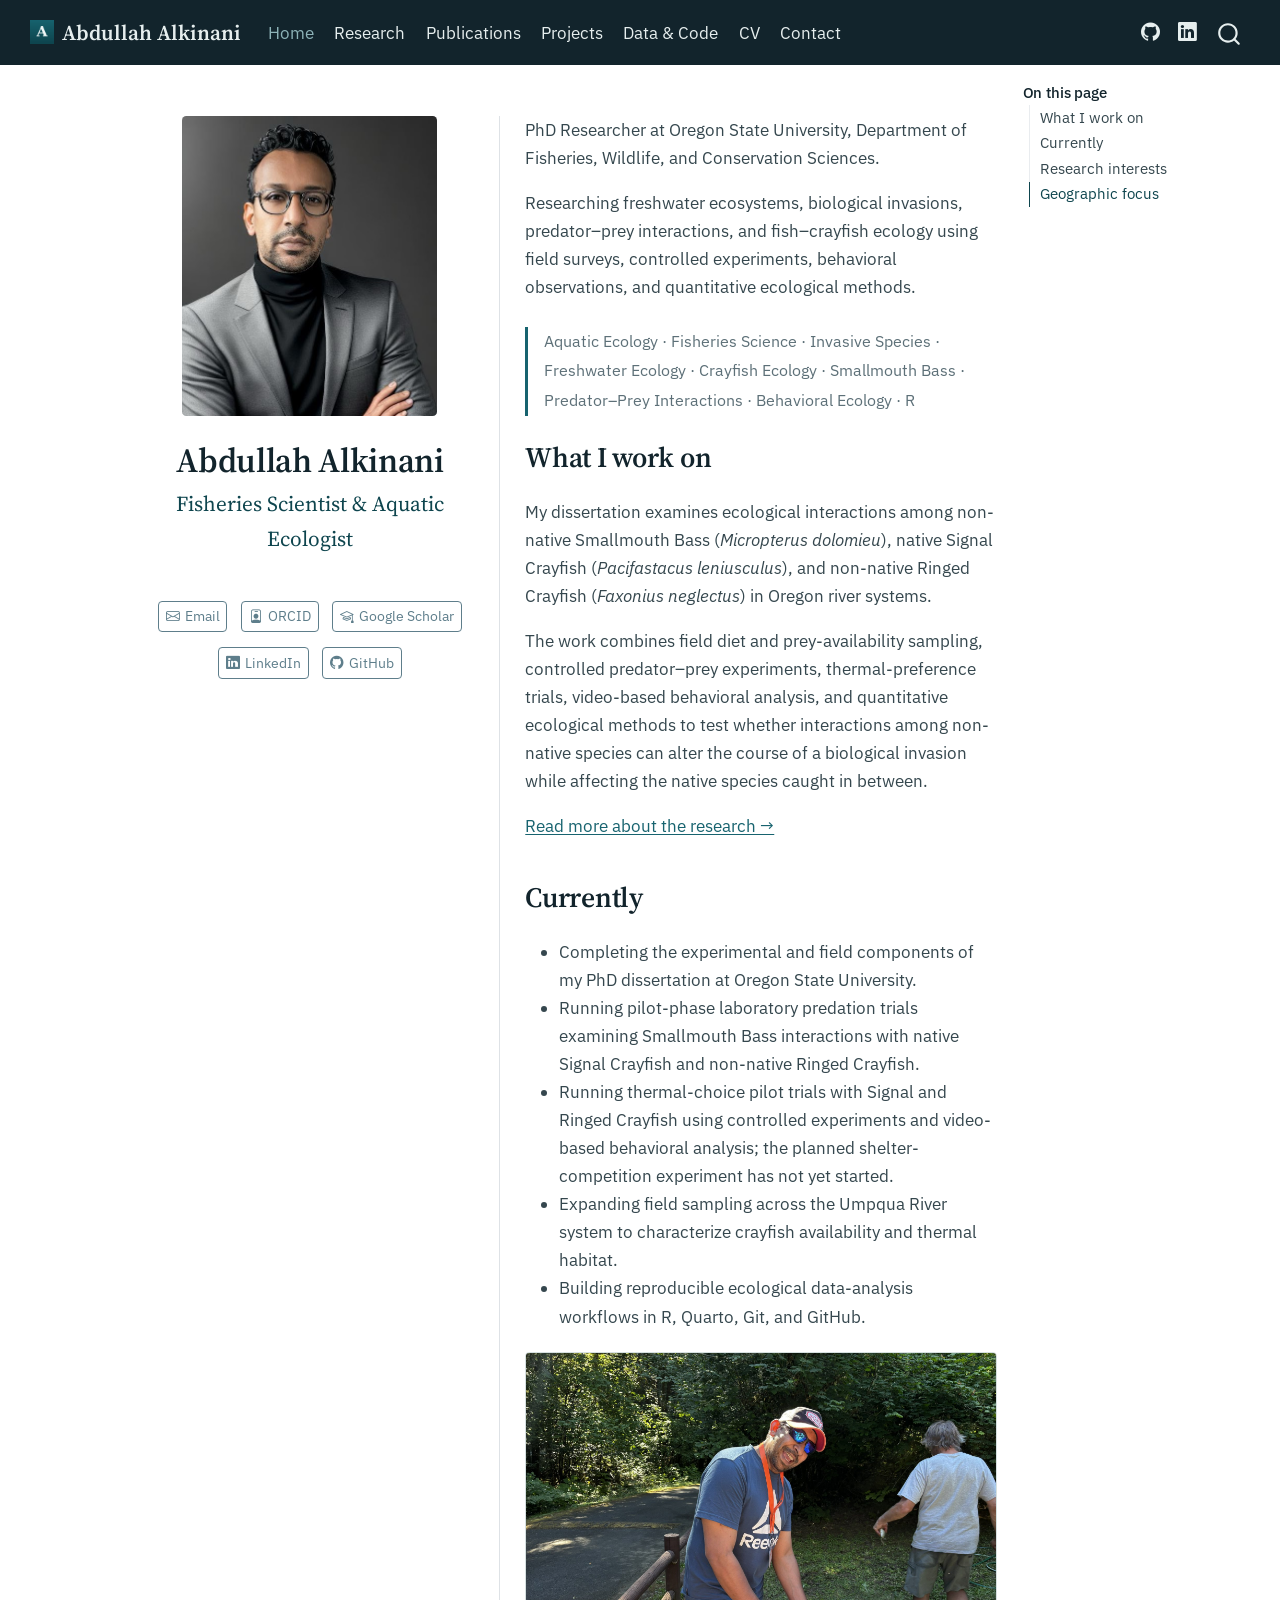
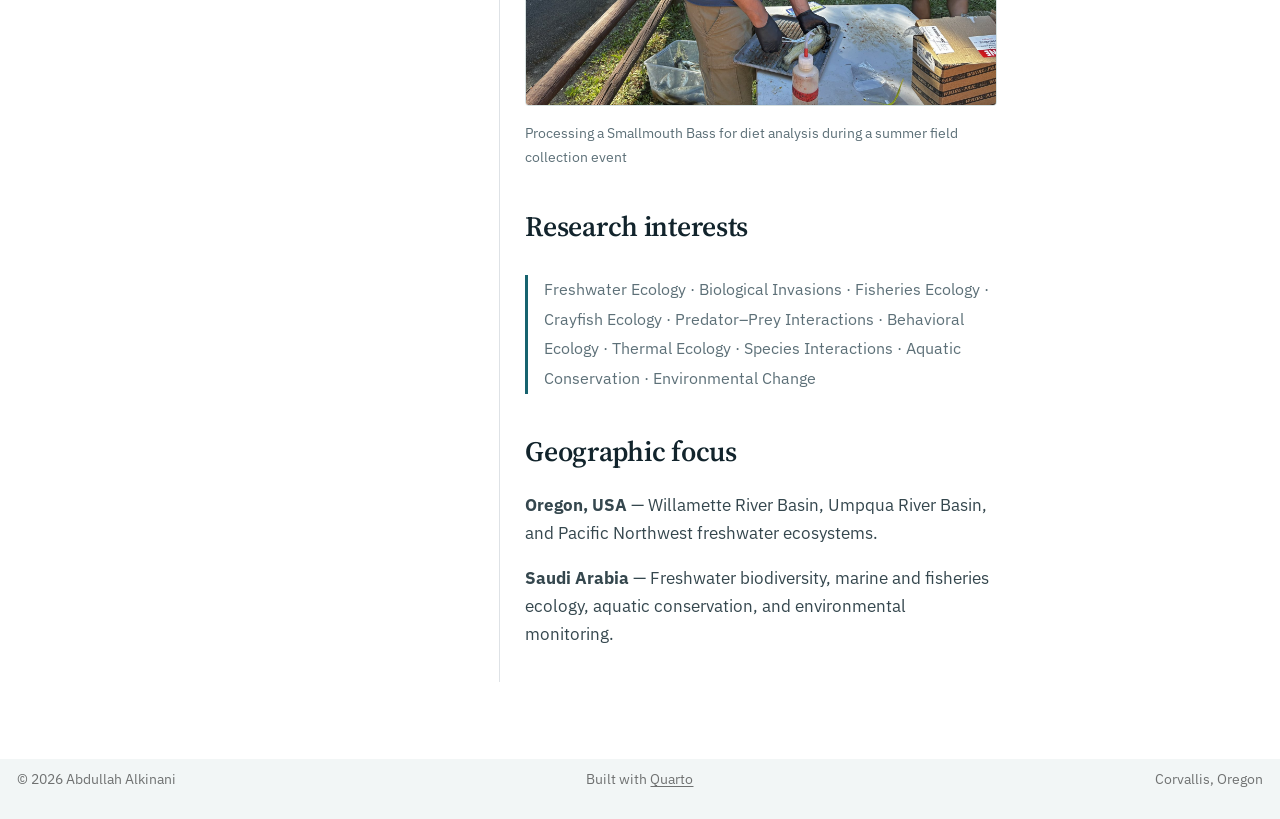
<file: index.html>
<!DOCTYPE html>
<html xmlns="http://www.w3.org/1999/xhtml" lang="en" xml:lang="en"><head>

<meta charset="utf-8">
<meta name="generator" content="quarto-1.10.18">

<meta name="viewport" content="width=device-width, initial-scale=1.0, user-scalable=yes">

<meta name="description" content="Abdullah Alkinani is a fisheries scientist and aquatic ecologist, PhD researcher at Oregon State University, studying freshwater invasions and fish-crayfish predator-prey interactions.">

<title>Abdullah Alkinani | Fisheries Scientist &amp; Aquatic Ecologist – Abdullah Alkinani</title>
<style>
/* Default styles provided by pandoc.
** See https://pandoc.org/MANUAL.html#variables-for-html for config info.
*/
span.smallcaps{font-variant: small-caps;}
div.columns{display: flex; gap: 1.5em;}
div.column{flex: auto;}
@media screen {
div.columns{gap: min(4vw, 1.5em);}
div.column{overflow-x: auto;}
}
div.hanging-indent{margin-left: 1.5em; text-indent: -1.5em;}
ul.task-list{list-style: none;}
ul.task-list li input[type="checkbox"] {
  width: 0.8em;
  margin: 0 0.8em 0.2em -1em; /* quarto-specific, see https://github.com/quarto-dev/quarto-cli/issues/4556 */ 
  vertical-align: middle;
}
</style>


<script src="site_libs/quarto-nav/quarto-nav.js"></script>
<script src="site_libs/quarto-nav/headroom.min.js"></script>
<script src="site_libs/clipboard/clipboard.min.js"></script>
<script src="site_libs/quarto-search/autocomplete.umd.js"></script>
<script src="site_libs/quarto-search/fuse.min.js"></script>
<script src="site_libs/quarto-search/quarto-search.js"></script>
<meta name="quarto:offset" content="./">
<link href="./assets/favicon.png" rel="icon" type="image/png">
<script src="site_libs/quarto-html/quarto.js" type="module"></script>
<script src="site_libs/quarto-html/tabsets/tabsets.js" type="module"></script>
<script src="site_libs/quarto-html/popper.min.js"></script>
<script src="site_libs/quarto-html/tippy.umd.min.js"></script>
<link href="site_libs/quarto-html/tippy.css" rel="stylesheet">
<link href="site_libs/quarto-html/quarto-syntax-highlighting-64a204ab8560d761af7679ceaba22944.css" rel="stylesheet" id="quarto-text-highlighting-styles">
<script src="site_libs/bootstrap/bootstrap.min.js"></script>
<link href="site_libs/bootstrap/bootstrap-icons.css" rel="stylesheet">
<link href="site_libs/bootstrap/bootstrap-17c1b9f2fdeb006bfae1201c0e63f869.min.css" rel="stylesheet" append-hash="true" id="quarto-bootstrap" data-mode="light">
<script id="quarto-search-options" type="application/json">{
  "location": "navbar",
  "copy-button": false,
  "collapse-after": 3,
  "panel-placement": "end",
  "type": "overlay",
  "limit": 50,
  "keyboard-shortcut": [
    "f",
    "/",
    "s"
  ],
  "show-item-context": false,
  "language": {
    "search-no-results-text": "No results",
    "search-matching-documents-text": "matching documents",
    "search-copy-link-title": "Copy link to search",
    "search-hide-matches-text": "Hide additional matches",
    "search-more-match-text": "more match in this document",
    "search-more-matches-text": "more matches in this document",
    "search-clear-button-title": "Clear",
    "search-text-placeholder": "",
    "search-detached-cancel-button-title": "Cancel",
    "search-submit-button-title": "Submit",
    "search-label": "Search"
  }
}</script>
<style>html{ scroll-behavior: smooth; }</style>
<link rel="preconnect" href="https://fonts.googleapis.com">
<link rel="preconnect" href="https://fonts.gstatic.com" crossorigin="">
<link href="https://fonts.googleapis.com/css2?family=IBM+Plex+Sans:wght@400;500;600&amp;family=Source+Serif+4:opsz,wght@8..60,400;8..60,600&amp;display=swap" rel="stylesheet">

<meta name="author" content="Abdullah Alkinani">
<meta name="keywords" content="Abdullah Alkinani, fisheries scientist, aquatic ecologist, freshwater ecology, biological invasions, invasive species, crayfish ecology, Smallmouth Bass, Faxonius neglectus, Pacifastacus leniusculus, predator-prey interactions, thermal ecology, behavioral ecology, Oregon State University">

<script type="application/ld+json">
{
  "@context": "https://schema.org",
  "@type": "Person",
  "name": "Abdullah Alkinani",
  "alternateName": "عبدالله الكناني",
  "jobTitle": ["Fisheries Scientist", "Aquatic Ecologist", "PhD Researcher"],
  "description": "Fisheries scientist and aquatic ecologist researching freshwater ecosystems, biological invasions, predator-prey interactions, and fish-crayfish ecology.",
  "url": "https://abdullahalkinani.org",
  "identifier": "https://orcid.org/0000-0003-3310-0668",
  "image": "https://abdullahalkinani.org/assets/profile.jpg",
  "affiliation": {
    "@type": "CollegeOrUniversity",
    "name": "Oregon State University",
    "department": "Department of Fisheries, Wildlife, and Conservation Sciences",
    "url": "https://oregonstate.edu"
  },
  "email": "mailto:alkinana@oregonstate.edu",
  "alumniOf": [
    {"@type": "CollegeOrUniversity", "name": "Flinders University", "url": "https://www.flinders.edu.au"},
    {"@type": "CollegeOrUniversity", "name": "King Khalid University", "url": "https://www.kku.edu.sa"}
  ],
  "workLocation": {
    "@type": "Place",
    "address": {
      "@type": "PostalAddress",
      "addressLocality": "Corvallis",
      "addressRegion": "OR",
      "addressCountry": "US"
    }
  },
  "knowsLanguage": ["en", "ar"],
  "knowsAbout": [
    "Fisheries Science",
    "Aquatic Ecology",
    "Freshwater Ecology",
    "Biological Invasions",
    "Invasive Species",
    "Crayfish Ecology",
    "Smallmouth Bass",
    "Predator-Prey Ecology",
    "Behavioral Ecology",
    "Thermal Ecology",
    "Experimental Design",
    "R"
  ],
  "sameAs": [
    "https://orcid.org/0000-0003-3310-0668",
    "https://scholar.google.com/citations?user=nAxie5oAAAAJ",
    "https://www.linkedin.com/in/abdullah-y-alkinani/",
    "https://fwcs.oregonstate.edu/directory/people/abdullah-alkinani",
    "https://www.researchgate.net/profile/Abdullah-Alkinani",
    "https://github.com/behes2024"
  ]
}
</script>
<link rel="canonical" href="https://abdullahalkinani.org/">


<meta property="og:title" content="Abdullah Alkinani | Fisheries Scientist &amp; Aquatic Ecologist">
<meta property="og:description" content="Abdullah Alkinani is a fisheries scientist and aquatic ecologist, PhD researcher at Oregon State University, studying freshwater invasions and fish-crayfish predator-prey interactions.">
<meta property="og:image" content="https://abdullahalkinani.org/assets/images/home/abdullah-fieldwork-diet-sampling.jpg">
<meta property="og:site_name" content="Abdullah Alkinani">
<meta property="og:image:alt" content="A researcher measuring a fish on a wooden board outdoors during a field collection event, with sample bags visible nearby.">
<meta name="twitter:title" content="Abdullah Alkinani | Fisheries Scientist &amp; Aquatic Ecologist">
<meta name="twitter:description" content="Abdullah Alkinani is a fisheries scientist and aquatic ecologist, PhD researcher at Oregon State University, studying freshwater invasions and fish-crayfish predator-prey interactions.">
<meta name="twitter:image" content="https://abdullahalkinani.org/assets/images/home/abdullah-fieldwork-diet-sampling.jpg">
<meta name="twitter:image:alt" content="A researcher measuring a fish on a wooden board outdoors during a field collection event, with sample bags visible nearby.">
<meta name="twitter:card" content="summary_large_image">
</head>

<body class="nav-fixed quarto-light">

<div id="quarto-search-results"></div>
  <header id="quarto-header" class="headroom fixed-top">
    <nav class="navbar navbar-expand-lg " data-bs-theme="dark">
      <div class="navbar-container container-fluid">
      <div class="navbar-brand-container mx-auto">
    <a href="./index.html" class="navbar-brand navbar-brand-logo">
    <img src="./assets/favicon.png" alt="" class="navbar-logo light-content">
    <img src="./assets/favicon.png" alt="" class="navbar-logo dark-content">
    </a>
    <a class="navbar-brand" href="./index.html">
    <span class="navbar-title">Abdullah Alkinani</span>
    </a>
  </div>
            <div id="quarto-search" class="" title="Search"></div>
          <button class="navbar-toggler" type="button" data-bs-toggle="collapse" data-bs-target="#navbarCollapse" aria-controls="navbarCollapse" role="menu" aria-expanded="false" aria-label="Toggle navigation" onclick="if (window.quartoToggleHeadroom) { window.quartoToggleHeadroom(); }">
  <span class="navbar-toggler-icon"></span>
</button>
          <div class="collapse navbar-collapse" id="navbarCollapse">
            <ul class="navbar-nav navbar-nav-scroll me-auto">
  <li class="nav-item">
    <a class="nav-link active" href="./index.html" aria-current="page"> 
<span class="menu-text">Home</span></a>
  </li>  
  <li class="nav-item">
    <a class="nav-link" href="./research.html"> 
<span class="menu-text">Research</span></a>
  </li>  
  <li class="nav-item">
    <a class="nav-link" href="./publications.html"> 
<span class="menu-text">Publications</span></a>
  </li>  
  <li class="nav-item">
    <a class="nav-link" href="./projects.html"> 
<span class="menu-text">Projects</span></a>
  </li>  
  <li class="nav-item">
    <a class="nav-link" href="./data-code.html"> 
<span class="menu-text">Data &amp; Code</span></a>
  </li>  
  <li class="nav-item">
    <a class="nav-link" href="./cv.html"> 
<span class="menu-text">CV</span></a>
  </li>  
  <li class="nav-item">
    <a class="nav-link" href="./contact.html"> 
<span class="menu-text">Contact</span></a>
  </li>  
</ul>
            <ul class="navbar-nav navbar-nav-scroll ms-auto">
  <li class="nav-item compact">
    <a class="nav-link" href="https://github.com/behes2024"> <i class="bi bi-github" role="img" aria-label="GitHub">
</i> 
<span class="menu-text"></span></a>
  </li>  
  <li class="nav-item compact">
    <a class="nav-link" href="https://www.linkedin.com/in/abdullah-y-alkinani/"> <i class="bi bi-linkedin" role="img" aria-label="LinkedIn">
</i> 
<span class="menu-text"></span></a>
  </li>  
</ul>
          </div> <!-- /navcollapse -->
            <div class="quarto-navbar-tools">
</div>
      </div> <!-- /container-fluid -->
    </nav>
</header>
<!-- content -->
<div id="quarto-content" class="quarto-container page-columns page-rows-contents page-layout-article page-navbar">
<!-- sidebar -->
<!-- margin-sidebar -->
    <div id="quarto-margin-sidebar" class="sidebar margin-sidebar">
        <nav id="TOC" role="doc-toc" class="toc-active">
    <h2 id="toc-title">On this page</h2>
  <ul>
  <li><a href="#what-i-work-on" id="toc-what-i-work-on" class="nav-link active" data-scroll-target="#what-i-work-on">What I work on</a></li>
  <li><a href="#currently" id="toc-currently" class="nav-link" data-scroll-target="#currently">Currently</a></li>
  <li><a href="#research-interests" id="toc-research-interests" class="nav-link" data-scroll-target="#research-interests">Research interests</a></li>
  <li><a href="#geographic-focus" id="toc-geographic-focus" class="nav-link" data-scroll-target="#geographic-focus">Geographic focus</a></li>
  </ul>
</nav>
    </div>
<!-- main -->
<div class="quarto-about-trestles">
  <div class="about-entity">
    <img src="assets/profile.jpg" alt="Portrait of Abdullah Alkinani, fisheries scientist and aquatic ecologist" class="about-image
  rounded " style="width: 15em;">
<header id="title-block-header" class="quarto-title-block default">
<div class="quarto-title">
<h1 class="title">Abdullah Alkinani</h1>
<p class="subtitle lead">Fisheries Scientist &amp; Aquatic Ecologist</p>
</div>
<div class="quarto-title-meta">
  </div>
</header>
    <div class="about-links">
  <a href="mailto:alkinana@oregonstate.edu" class="about-link" rel="" target="">
    <i class="bi bi-envelope"></i>
     <span class="about-link-text">Email</span>
  </a>
  <a href="https://orcid.org/0000-0003-3310-0668" class="about-link" rel="" target="">
    <i class="bi bi-person-badge"></i>
     <span class="about-link-text">ORCID</span>
  </a>
  <a href="https://scholar.google.com/citations?user=nAxie5oAAAAJ" class="about-link" rel="" target="">
    <i class="bi bi-mortarboard"></i>
     <span class="about-link-text">Google Scholar</span>
  </a>
  <a href="https://www.linkedin.com/in/abdullah-y-alkinani/" class="about-link" rel="" target="">
    <i class="bi bi-linkedin"></i>
     <span class="about-link-text">LinkedIn</span>
  </a>
  <a href="https://github.com/behes2024" class="about-link" rel="" target="">
    <i class="bi bi-github"></i>
     <span class="about-link-text">GitHub</span>
  </a>
</div>
  </div>
  <div class="about-contents"><main class="content" id="quarto-document-content">

<p>PhD Researcher at Oregon State University, Department of Fisheries, Wildlife, and Conservation Sciences.</p>
<p>Researching freshwater ecosystems, biological invasions, predator–prey interactions, and fish–crayfish ecology using field surveys, controlled experiments, behavioral observations, and quantitative ecological methods.</p>
<div class="keywords">
<p>Aquatic Ecology · Fisheries Science · Invasive Species · Freshwater Ecology · Crayfish Ecology · Smallmouth Bass · Predator–Prey Interactions · Behavioral Ecology · R</p>
</div>
<section id="what-i-work-on" class="level2">
<h2 data-anchor-id="what-i-work-on">What I work on</h2>
<p>My dissertation examines ecological interactions among non-native Smallmouth Bass (<em>Micropterus dolomieu</em>), native Signal Crayfish (<em>Pacifastacus leniusculus</em>), and non-native Ringed Crayfish (<em>Faxonius neglectus</em>) in Oregon river systems.</p>
<p>The work combines field diet and prey-availability sampling, controlled predator–prey experiments, thermal-preference trials, video-based behavioral analysis, and quantitative ecological methods to test whether interactions among non-native species can alter the course of a biological invasion while affecting the native species caught in between.</p>
<p><a href="./research.html">Read more about the research →</a></p>
</section>
<section id="currently" class="level2">
<h2 data-anchor-id="currently">Currently</h2>
<ul>
<li>Completing the experimental and field components of my PhD dissertation at Oregon State University.</li>
<li>Running pilot-phase laboratory predation trials examining Smallmouth Bass interactions with native Signal Crayfish and non-native Ringed Crayfish.</li>
<li>Running thermal-choice pilot trials with Signal and Ringed Crayfish using controlled experiments and video-based behavioral analysis; the planned shelter-competition experiment has not yet started.</li>
<li>Expanding field sampling across the Umpqua River system to characterize crayfish availability and thermal habitat.</li>
<li>Building reproducible ecological data-analysis workflows in R, Quarto, Git, and GitHub.</li>
</ul>
<div class="quarto-figure quarto-figure-center">
<figure class="figure">
<p><img src="assets/images/home/abdullah-fieldwork-diet-sampling.jpg" class="img-fluid figure-img" alt="A researcher measuring a fish on a wooden board outdoors during a field collection event, with sample bags visible nearby."></p>
<figcaption>Processing a Smallmouth Bass for diet analysis during a summer field collection event</figcaption>
</figure>
</div>
</section>
<section id="research-interests" class="level2">
<h2 data-anchor-id="research-interests">Research interests</h2>
<div class="keywords">
<p>Freshwater Ecology · Biological Invasions · Fisheries Ecology · Crayfish Ecology · Predator–Prey Interactions · Behavioral Ecology · Thermal Ecology · Species Interactions · Aquatic Conservation · Environmental Change</p>
</div>
</section>
<section id="geographic-focus" class="level2">
<h2 data-anchor-id="geographic-focus">Geographic focus</h2>
<p><strong>Oregon, USA</strong> — Willamette River Basin, Umpqua River Basin, and Pacific Northwest freshwater ecosystems.</p>
<p><strong>Saudi Arabia</strong> — Freshwater biodiversity, marine and fisheries ecology, aquatic conservation, and environmental monitoring.</p>


</section>
</main></div>
</div>
 <!-- /main -->
<script id="quarto-html-after-body" type="application/javascript">
  window.document.addEventListener("DOMContentLoaded", function (event) {
    const isCodeAnnotation = (el) => {
      for (const clz of el.classList) {
        if (clz.startsWith('code-annotation-')) {                     
          return true;
        }
      }
      return false;
    }
    const onCopySuccess = function(e) {
      // button target
      const button = e.trigger;
      // don't keep focus
      button.blur();
      // flash "checked"
      button.classList.add('code-copy-button-checked');
      var currentTitle = button.getAttribute("title");
      button.setAttribute("title", "Copied!");
      let tooltip;
      if (window.bootstrap) {
        button.setAttribute("data-bs-toggle", "tooltip");
        button.setAttribute("data-bs-placement", "left");
        button.setAttribute("data-bs-title", "Copied!");
        tooltip = new bootstrap.Tooltip(button, 
          { trigger: "manual", 
            customClass: "code-copy-button-tooltip",
            offset: [0, -8]});
        tooltip.show();    
      }
      setTimeout(function() {
        if (tooltip) {
          tooltip.hide();
          button.removeAttribute("data-bs-title");
          button.removeAttribute("data-bs-toggle");
          button.removeAttribute("data-bs-placement");
        }
        button.setAttribute("title", currentTitle);
        button.classList.remove('code-copy-button-checked');
      }, 1000);
      // clear code selection
      e.clearSelection();
    }
    const getTextToCopy = function(trigger) {
      const outerScaffold = trigger.parentElement.cloneNode(true);
      const codeEl = outerScaffold.querySelector('code');
      for (const childEl of codeEl.children) {
        if (isCodeAnnotation(childEl)) {
          childEl.remove();
        }
      }
      return codeEl.innerText;
    }
    const clipboard = new window.ClipboardJS('.code-copy-button:not([data-in-quarto-modal])', {
      text: getTextToCopy
    });
    clipboard.on('success', onCopySuccess);
    if (window.document.getElementById('quarto-embedded-source-code-modal')) {
      const clipboardModal = new window.ClipboardJS('.code-copy-button[data-in-quarto-modal]', {
        text: getTextToCopy,
        container: window.document.getElementById('quarto-embedded-source-code-modal')
      });
      clipboardModal.on('success', onCopySuccess);
    }
      var localhostRegex = new RegExp(/^(?:http|https):\/\/localhost\:?[0-9]*\//);
      var mailtoRegex = new RegExp(/^mailto:/);
        var filterRegex = new RegExp("https:\/\/abdullahalkinani\.org");
      var isInternal = (href) => {
          return filterRegex.test(href) || localhostRegex.test(href) || mailtoRegex.test(href);
      }
      // Inspect non-navigation links and adorn them if external
     var links = window.document.querySelectorAll('a[href]:not(.nav-link):not(.navbar-brand):not(.toc-action):not(.sidebar-link):not(.sidebar-item-toggle):not(.pagination-link):not(.no-external):not([aria-hidden]):not(.dropdown-item):not(.quarto-navigation-tool):not(.about-link)');
      for (var i=0; i<links.length; i++) {
        const link = links[i];
        if (!isInternal(link.href)) {
          // undo the damage that might have been done by quarto-nav.js in the case of
          // links that we want to consider external
          if (link.dataset.originalHref !== undefined) {
            link.href = link.dataset.originalHref;
          }
            // target, if specified
            link.setAttribute("target", "_blank");
            if (link.getAttribute("rel") === null) {
              link.setAttribute("rel", "noopener");
            }
        }
      }
    function tippyHover(el, contentFn, onTriggerFn, onUntriggerFn) {
      const config = {
        allowHTML: true,
        maxWidth: 500,
        delay: 100,
        arrow: false,
        appendTo: function(el) {
            return el.parentElement;
        },
        interactive: true,
        interactiveBorder: 10,
        theme: 'quarto',
        placement: 'bottom-start',
      };
      if (contentFn) {
        config.content = contentFn;
      }
      if (onTriggerFn) {
        config.onTrigger = onTriggerFn;
      }
      if (onUntriggerFn) {
        config.onUntrigger = onUntriggerFn;
      }
      window.tippy(el, config); 
    }
    const noterefs = window.document.querySelectorAll('a[role="doc-noteref"]');
    for (var i=0; i<noterefs.length; i++) {
      const ref = noterefs[i];
      tippyHover(ref, function() {
        // use id or data attribute instead here
        let href = ref.getAttribute('data-footnote-href') || ref.getAttribute('href');
        try { href = new URL(href).hash; } catch {}
        const id = href.replace(/^#\/?/, "");
        const note = window.document.getElementById(id);
        if (note) {
          return note.innerHTML;
        } else {
          return "";
        }
      });
    }
    const xrefs = window.document.querySelectorAll('a.quarto-xref');
    const processXRef = (id, note) => {
      // Strip column container classes
      const stripColumnClz = (el) => {
        el.classList.remove("page-full", "page-columns");
        if (el.children) {
          for (const child of el.children) {
            stripColumnClz(child);
          }
        }
      }
      stripColumnClz(note)
      if (id === null || id.startsWith('sec-')) {
        // Special case sections, only their first couple elements
        const container = document.createElement("div");
        if (note.children && note.children.length > 2) {
          container.appendChild(note.children[0].cloneNode(true));
          for (let i = 1; i < note.children.length; i++) {
            const child = note.children[i];
            if (child.tagName === "P" && child.innerText === "") {
              continue;
            } else {
              container.appendChild(child.cloneNode(true));
              break;
            }
          }
          if (window.Quarto?.typesetMath) {
            window.Quarto.typesetMath(container);
          }
          return container.innerHTML
        } else {
          if (window.Quarto?.typesetMath) {
            window.Quarto.typesetMath(note);
          }
          return note.innerHTML;
        }
      } else {
        // Remove any anchor links if they are present
        const anchorLink = note.querySelector('a.anchorjs-link');
        if (anchorLink) {
          anchorLink.remove();
        }
        if (window.Quarto?.typesetMath) {
          window.Quarto.typesetMath(note);
        }
        if (note.classList.contains("callout")) {
          return note.outerHTML;
        } else {
          return note.innerHTML;
        }
      }
    }
    for (var i=0; i<xrefs.length; i++) {
      const xref = xrefs[i];
      tippyHover(xref, undefined, function(instance) {
        instance.disable();
        let url = xref.getAttribute('href');
        let hash = undefined; 
        if (url.startsWith('#')) {
          hash = url;
        } else {
          try { hash = new URL(url).hash; } catch {}
        }
        if (hash) {
          const id = hash.replace(/^#\/?/, "");
          const note = window.document.getElementById(id);
          if (note !== null) {
            try {
              const html = processXRef(id, note.cloneNode(true));
              instance.setContent(html);
            } finally {
              instance.enable();
              instance.show();
            }
          } else {
            // See if we can fetch this
            fetch(url.split('#')[0])
            .then(res => res.text())
            .then(html => {
              const parser = new DOMParser();
              const htmlDoc = parser.parseFromString(html, "text/html");
              const note = htmlDoc.getElementById(id);
              if (note !== null) {
                const html = processXRef(id, note);
                instance.setContent(html);
              } 
            }).finally(() => {
              instance.enable();
              instance.show();
            });
          }
        } else {
          // See if we can fetch a full url (with no hash to target)
          // This is a special case and we should probably do some content thinning / targeting
          fetch(url)
          .then(res => res.text())
          .then(html => {
            const parser = new DOMParser();
            const htmlDoc = parser.parseFromString(html, "text/html");
            const note = htmlDoc.querySelector('main.content');
            if (note !== null) {
              // This should only happen for chapter cross references
              // (since there is no id in the URL)
              // remove the first header
              if (note.children.length > 0 && note.children[0].tagName === "HEADER") {
                note.children[0].remove();
              }
              const html = processXRef(null, note);
              instance.setContent(html);
            } 
          }).finally(() => {
            instance.enable();
            instance.show();
          });
        }
      }, function(instance) {
      });
    }
        let selectedAnnoteEl;
        const selectorForAnnotation = ( cell, annotation) => {
          let cellAttr = 'data-code-cell="' + cell + '"';
          let lineAttr = 'data-code-annotation="' +  annotation + '"';
          const selector = 'span[' + cellAttr + '][' + lineAttr + ']';
          return selector;
        }
        const selectCodeLines = (annoteEl) => {
          const doc = window.document;
          const targetCell = annoteEl.getAttribute("data-target-cell");
          const targetAnnotation = annoteEl.getAttribute("data-target-annotation");
          const annoteSpan = window.document.querySelector(selectorForAnnotation(targetCell, targetAnnotation));
          const lines = annoteSpan.getAttribute("data-code-lines").split(",");
          const lineIds = lines.map((line) => {
            return targetCell + "-" + line;
          })
          let top = null;
          let height = null;
          let parent = null;
          if (lineIds.length > 0) {
              //compute the position of the single el (top and bottom and make a div)
              const el = window.document.getElementById(lineIds[0]);
              top = el.offsetTop;
              height = el.offsetHeight;
              parent = el.parentElement.parentElement;
            if (lineIds.length > 1) {
              const lastEl = window.document.getElementById(lineIds[lineIds.length - 1]);
              const bottom = lastEl.offsetTop + lastEl.offsetHeight;
              height = bottom - top;
            }
            if (top !== null && height !== null && parent !== null) {
              // cook up a div (if necessary) and position it 
              let div = window.document.getElementById("code-annotation-line-highlight");
              if (div === null) {
                div = window.document.createElement("div");
                div.setAttribute("id", "code-annotation-line-highlight");
                div.style.position = 'absolute';
                parent.appendChild(div);
              }
              div.style.top = top - 2 + "px";
              div.style.height = height + 4 + "px";
              div.style.left = 0;
              let gutterDiv = window.document.getElementById("code-annotation-line-highlight-gutter");
              if (gutterDiv === null) {
                gutterDiv = window.document.createElement("div");
                gutterDiv.setAttribute("id", "code-annotation-line-highlight-gutter");
                gutterDiv.style.position = 'absolute';
                const codeCell = window.document.getElementById(targetCell);
                const gutter = codeCell.querySelector('.code-annotation-gutter');
                gutter.appendChild(gutterDiv);
              }
              gutterDiv.style.top = top - 2 + "px";
              gutterDiv.style.height = height + 4 + "px";
            }
            selectedAnnoteEl = annoteEl;
          }
        };
        const unselectCodeLines = () => {
          const elementsIds = ["code-annotation-line-highlight", "code-annotation-line-highlight-gutter"];
          elementsIds.forEach((elId) => {
            const div = window.document.getElementById(elId);
            if (div) {
              div.remove();
            }
          });
          selectedAnnoteEl = undefined;
        };
          // Handle positioning of the toggle
      window.addEventListener(
        "resize",
        throttle(() => {
          elRect = undefined;
          if (selectedAnnoteEl) {
            selectCodeLines(selectedAnnoteEl);
          }
        }, 10)
      );
      function throttle(fn, ms) {
      let throttle = false;
      let timer;
        return (...args) => {
          if(!throttle) { // first call gets through
              fn.apply(this, args);
              throttle = true;
          } else { // all the others get throttled
              if(timer) clearTimeout(timer); // cancel #2
              timer = setTimeout(() => {
                fn.apply(this, args);
                timer = throttle = false;
              }, ms);
          }
        };
      }
        // Attach click handler to the DT
        const annoteDls = window.document.querySelectorAll('dt[data-target-cell]');
        for (const annoteDlNode of annoteDls) {
          annoteDlNode.addEventListener('click', (event) => {
            const clickedEl = event.target;
            if (clickedEl !== selectedAnnoteEl) {
              unselectCodeLines();
              const activeEl = window.document.querySelector('dt[data-target-cell].code-annotation-active');
              if (activeEl) {
                activeEl.classList.remove('code-annotation-active');
              }
              selectCodeLines(clickedEl);
              clickedEl.classList.add('code-annotation-active');
            } else {
              // Unselect the line
              unselectCodeLines();
              clickedEl.classList.remove('code-annotation-active');
            }
          });
        }
    const findCites = (el) => {
      const parentEl = el.parentElement;
      if (parentEl) {
        const cites = parentEl.dataset.cites;
        if (cites) {
          return {
            el,
            cites: cites.split(' ')
          };
        } else {
          return findCites(el.parentElement)
        }
      } else {
        return undefined;
      }
    };
    var bibliorefs = window.document.querySelectorAll('a[role="doc-biblioref"]');
    for (var i=0; i<bibliorefs.length; i++) {
      const ref = bibliorefs[i];
      const citeInfo = findCites(ref);
      if (citeInfo) {
        tippyHover(citeInfo.el, function() {
          var popup = window.document.createElement('div');
          citeInfo.cites.forEach(function(cite) {
            var citeDiv = window.document.createElement('div');
            citeDiv.classList.add('hanging-indent');
            citeDiv.classList.add('csl-entry');
            var biblioDiv = window.document.getElementById('ref-' + cite);
            if (biblioDiv) {
              citeDiv.innerHTML = biblioDiv.innerHTML;
            }
            popup.appendChild(citeDiv);
          });
          return popup.innerHTML;
        });
      }
    }
  });
  </script>
</div> <!-- /content -->
<footer class="footer">
  <div class="nav-footer">
    <div class="nav-footer-left">
<p>© 2026 Abdullah Alkinani</p>
</div>   
    <div class="nav-footer-center">
<p>Built with <a href="https://quarto.org">Quarto</a></p>
</div>
    <div class="nav-footer-right">
<p>Corvallis, Oregon</p>
</div>
  </div>
</footer>




<script src="site_libs/quarto-html/zenscroll-min.js"></script>
</body></html>
</file>
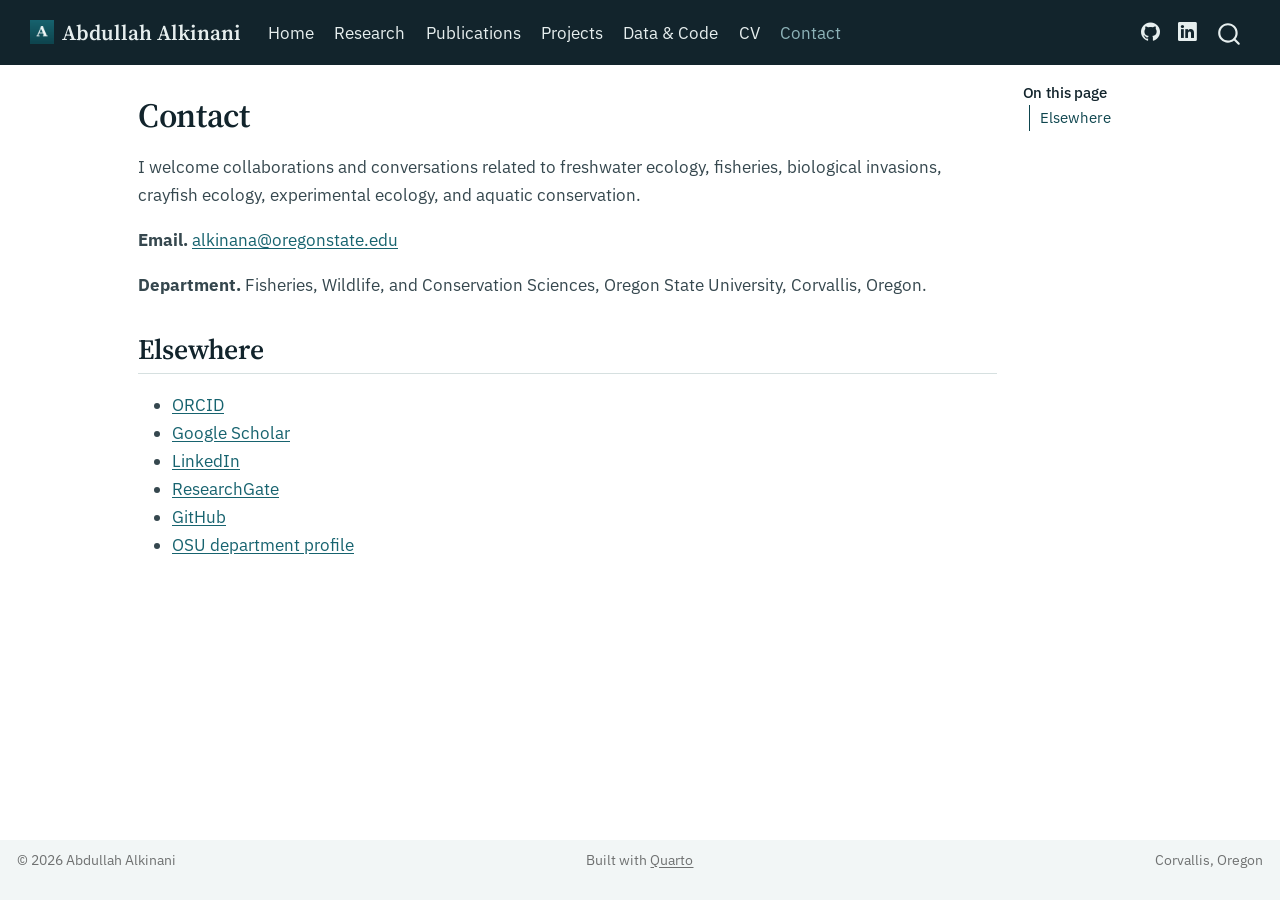
<file: contact.html>
<!DOCTYPE html>
<html xmlns="http://www.w3.org/1999/xhtml" lang="en" xml:lang="en"><head>

<meta charset="utf-8">
<meta name="generator" content="quarto-1.10.18">

<meta name="viewport" content="width=device-width, initial-scale=1.0, user-scalable=yes">

<meta name="description" content="Contact Abdullah Alkinani, fisheries scientist and aquatic ecologist at Oregon State University.">

<title>Contact – Abdullah Alkinani</title>
<style>
/* Default styles provided by pandoc.
** See https://pandoc.org/MANUAL.html#variables-for-html for config info.
*/
span.smallcaps{font-variant: small-caps;}
div.columns{display: flex; gap: 1.5em;}
div.column{flex: auto;}
@media screen {
div.columns{gap: min(4vw, 1.5em);}
div.column{overflow-x: auto;}
}
div.hanging-indent{margin-left: 1.5em; text-indent: -1.5em;}
ul.task-list{list-style: none;}
ul.task-list li input[type="checkbox"] {
  width: 0.8em;
  margin: 0 0.8em 0.2em -1em; /* quarto-specific, see https://github.com/quarto-dev/quarto-cli/issues/4556 */ 
  vertical-align: middle;
}
</style>


<script src="site_libs/quarto-nav/quarto-nav.js"></script>
<script src="site_libs/quarto-nav/headroom.min.js"></script>
<script src="site_libs/clipboard/clipboard.min.js"></script>
<script src="site_libs/quarto-search/autocomplete.umd.js"></script>
<script src="site_libs/quarto-search/fuse.min.js"></script>
<script src="site_libs/quarto-search/quarto-search.js"></script>
<meta name="quarto:offset" content="./">
<link href="./assets/favicon.png" rel="icon" type="image/png">
<script src="site_libs/quarto-html/quarto.js" type="module"></script>
<script src="site_libs/quarto-html/tabsets/tabsets.js" type="module"></script>
<script src="site_libs/quarto-html/popper.min.js"></script>
<script src="site_libs/quarto-html/tippy.umd.min.js"></script>
<script src="site_libs/quarto-html/anchor.min.js"></script>
<link href="site_libs/quarto-html/tippy.css" rel="stylesheet">
<link href="site_libs/quarto-html/quarto-syntax-highlighting-64a204ab8560d761af7679ceaba22944.css" rel="stylesheet" id="quarto-text-highlighting-styles">
<script src="site_libs/bootstrap/bootstrap.min.js"></script>
<link href="site_libs/bootstrap/bootstrap-icons.css" rel="stylesheet">
<link href="site_libs/bootstrap/bootstrap-17c1b9f2fdeb006bfae1201c0e63f869.min.css" rel="stylesheet" append-hash="true" id="quarto-bootstrap" data-mode="light">
<script id="quarto-search-options" type="application/json">{
  "location": "navbar",
  "copy-button": false,
  "collapse-after": 3,
  "panel-placement": "end",
  "type": "overlay",
  "limit": 50,
  "keyboard-shortcut": [
    "f",
    "/",
    "s"
  ],
  "show-item-context": false,
  "language": {
    "search-no-results-text": "No results",
    "search-matching-documents-text": "matching documents",
    "search-copy-link-title": "Copy link to search",
    "search-hide-matches-text": "Hide additional matches",
    "search-more-match-text": "more match in this document",
    "search-more-matches-text": "more matches in this document",
    "search-clear-button-title": "Clear",
    "search-text-placeholder": "",
    "search-detached-cancel-button-title": "Cancel",
    "search-submit-button-title": "Submit",
    "search-label": "Search"
  }
}</script>
<style>html{ scroll-behavior: smooth; }</style>
<link rel="preconnect" href="https://fonts.googleapis.com">
<link rel="preconnect" href="https://fonts.gstatic.com" crossorigin="">
<link href="https://fonts.googleapis.com/css2?family=IBM+Plex+Sans:wght@400;500;600&amp;family=Source+Serif+4:opsz,wght@8..60,400;8..60,600&amp;display=swap" rel="stylesheet">

<meta name="author" content="Abdullah Alkinani">
<meta name="keywords" content="Abdullah Alkinani, fisheries scientist, aquatic ecologist, freshwater ecology, biological invasions, invasive species, crayfish ecology, Smallmouth Bass, Faxonius neglectus, Pacifastacus leniusculus, predator-prey interactions, thermal ecology, behavioral ecology, Oregon State University">

<script type="application/ld+json">
{
  "@context": "https://schema.org",
  "@type": "Person",
  "name": "Abdullah Alkinani",
  "alternateName": "عبدالله الكناني",
  "jobTitle": ["Fisheries Scientist", "Aquatic Ecologist", "PhD Researcher"],
  "description": "Fisheries scientist and aquatic ecologist researching freshwater ecosystems, biological invasions, predator-prey interactions, and fish-crayfish ecology.",
  "url": "https://abdullahalkinani.org",
  "identifier": "https://orcid.org/0000-0003-3310-0668",
  "image": "https://abdullahalkinani.org/assets/profile.jpg",
  "affiliation": {
    "@type": "CollegeOrUniversity",
    "name": "Oregon State University",
    "department": "Department of Fisheries, Wildlife, and Conservation Sciences",
    "url": "https://oregonstate.edu"
  },
  "email": "mailto:alkinana@oregonstate.edu",
  "alumniOf": [
    {"@type": "CollegeOrUniversity", "name": "Flinders University", "url": "https://www.flinders.edu.au"},
    {"@type": "CollegeOrUniversity", "name": "King Khalid University", "url": "https://www.kku.edu.sa"}
  ],
  "workLocation": {
    "@type": "Place",
    "address": {
      "@type": "PostalAddress",
      "addressLocality": "Corvallis",
      "addressRegion": "OR",
      "addressCountry": "US"
    }
  },
  "knowsLanguage": ["en", "ar"],
  "knowsAbout": [
    "Fisheries Science",
    "Aquatic Ecology",
    "Freshwater Ecology",
    "Biological Invasions",
    "Invasive Species",
    "Crayfish Ecology",
    "Smallmouth Bass",
    "Predator-Prey Ecology",
    "Behavioral Ecology",
    "Thermal Ecology",
    "Experimental Design",
    "R"
  ],
  "sameAs": [
    "https://orcid.org/0000-0003-3310-0668",
    "https://scholar.google.com/citations?user=nAxie5oAAAAJ",
    "https://www.linkedin.com/in/abdullah-y-alkinani/",
    "https://fwcs.oregonstate.edu/directory/people/abdullah-alkinani",
    "https://www.researchgate.net/profile/Abdullah-Alkinani",
    "https://github.com/behes2024"
  ]
}
</script>
<link rel="canonical" href="https://abdullahalkinani.org/contact.html">


<meta property="og:title" content="Contact – Abdullah Alkinani">
<meta property="og:description" content="Contact Abdullah Alkinani, fisheries scientist and aquatic ecologist at Oregon State University.">
<meta property="og:image" content="https://abdullahalkinani.org/assets/profile.jpg">
<meta property="og:site_name" content="Abdullah Alkinani">
<meta property="og:image:alt" content="Portrait of Abdullah Alkinani, fisheries scientist and aquatic ecologist">
<meta name="twitter:title" content="Contact – Abdullah Alkinani">
<meta name="twitter:description" content="Contact Abdullah Alkinani, fisheries scientist and aquatic ecologist at Oregon State University.">
<meta name="twitter:image" content="https://abdullahalkinani.org/assets/profile.jpg">
<meta name="twitter:image:alt" content="Portrait of Abdullah Alkinani, fisheries scientist and aquatic ecologist">
<meta name="twitter:card" content="summary_large_image">
</head>

<body class="nav-fixed quarto-light">

<div id="quarto-search-results"></div>
  <header id="quarto-header" class="headroom fixed-top">
    <nav class="navbar navbar-expand-lg " data-bs-theme="dark">
      <div class="navbar-container container-fluid">
      <div class="navbar-brand-container mx-auto">
    <a href="./index.html" class="navbar-brand navbar-brand-logo">
    <img src="./assets/favicon.png" alt="" class="navbar-logo light-content">
    <img src="./assets/favicon.png" alt="" class="navbar-logo dark-content">
    </a>
    <a class="navbar-brand" href="./index.html">
    <span class="navbar-title">Abdullah Alkinani</span>
    </a>
  </div>
            <div id="quarto-search" class="" title="Search"></div>
          <button class="navbar-toggler" type="button" data-bs-toggle="collapse" data-bs-target="#navbarCollapse" aria-controls="navbarCollapse" role="menu" aria-expanded="false" aria-label="Toggle navigation" onclick="if (window.quartoToggleHeadroom) { window.quartoToggleHeadroom(); }">
  <span class="navbar-toggler-icon"></span>
</button>
          <div class="collapse navbar-collapse" id="navbarCollapse">
            <ul class="navbar-nav navbar-nav-scroll me-auto">
  <li class="nav-item">
    <a class="nav-link" href="./index.html"> 
<span class="menu-text">Home</span></a>
  </li>  
  <li class="nav-item">
    <a class="nav-link" href="./research.html"> 
<span class="menu-text">Research</span></a>
  </li>  
  <li class="nav-item">
    <a class="nav-link" href="./publications.html"> 
<span class="menu-text">Publications</span></a>
  </li>  
  <li class="nav-item">
    <a class="nav-link" href="./projects.html"> 
<span class="menu-text">Projects</span></a>
  </li>  
  <li class="nav-item">
    <a class="nav-link" href="./data-code.html"> 
<span class="menu-text">Data &amp; Code</span></a>
  </li>  
  <li class="nav-item">
    <a class="nav-link" href="./cv.html"> 
<span class="menu-text">CV</span></a>
  </li>  
  <li class="nav-item">
    <a class="nav-link active" href="./contact.html" aria-current="page"> 
<span class="menu-text">Contact</span></a>
  </li>  
</ul>
            <ul class="navbar-nav navbar-nav-scroll ms-auto">
  <li class="nav-item compact">
    <a class="nav-link" href="https://github.com/behes2024"> <i class="bi bi-github" role="img" aria-label="GitHub">
</i> 
<span class="menu-text"></span></a>
  </li>  
  <li class="nav-item compact">
    <a class="nav-link" href="https://www.linkedin.com/in/abdullah-y-alkinani/"> <i class="bi bi-linkedin" role="img" aria-label="LinkedIn">
</i> 
<span class="menu-text"></span></a>
  </li>  
</ul>
          </div> <!-- /navcollapse -->
            <div class="quarto-navbar-tools">
</div>
      </div> <!-- /container-fluid -->
    </nav>
</header>
<!-- content -->
<div id="quarto-content" class="quarto-container page-columns page-rows-contents page-layout-article page-navbar">
<!-- sidebar -->
<!-- margin-sidebar -->
    <div id="quarto-margin-sidebar" class="sidebar margin-sidebar">
        <nav id="TOC" role="doc-toc" class="toc-active">
    <h2 id="toc-title">On this page</h2>
   
  <ul>
  <li><a href="#elsewhere" id="toc-elsewhere" class="nav-link active" data-scroll-target="#elsewhere">Elsewhere</a></li>
  </ul>
</nav>
    </div>
<!-- main -->
<main class="content" id="quarto-document-content">

<header id="title-block-header" class="quarto-title-block default">
<div class="quarto-title">
<h1 class="title">Contact</h1>
</div>



<div class="quarto-title-meta">

    
  
    
  </div>
  


</header>


<p>I welcome collaborations and conversations related to freshwater ecology, fisheries, biological invasions, crayfish ecology, experimental ecology, and aquatic conservation.</p>
<p><strong>Email.</strong> <a href="mailto:alkinana@oregonstate.edu">alkinana@oregonstate.edu</a></p>
<p><strong>Department.</strong> Fisheries, Wildlife, and Conservation Sciences, Oregon State University, Corvallis, Oregon.</p>
<section id="elsewhere" class="level2">
<h2 class="anchored" data-anchor-id="elsewhere">Elsewhere</h2>
<ul>
<li><a href="https://orcid.org/0000-0003-3310-0668">ORCID</a></li>
<li><a href="https://scholar.google.com/citations?user=nAxie5oAAAAJ">Google Scholar</a></li>
<li><a href="https://www.linkedin.com/in/abdullah-y-alkinani/">LinkedIn</a></li>
<li><a href="https://www.researchgate.net/profile/Abdullah-Alkinani">ResearchGate</a></li>
<li><a href="https://github.com/behes2024">GitHub</a></li>
<li><a href="https://fwcs.oregonstate.edu/directory/people/abdullah-alkinani">OSU department profile</a></li>
</ul>


</section>

</main> <!-- /main -->
<script id="quarto-html-after-body" type="application/javascript">
  window.document.addEventListener("DOMContentLoaded", function (event) {
    const icon = "";
    const anchorJS = new window.AnchorJS();
    anchorJS.options = {
      placement: 'right',
      icon: icon
    };
    anchorJS.add('.anchored');
    const isCodeAnnotation = (el) => {
      for (const clz of el.classList) {
        if (clz.startsWith('code-annotation-')) {                     
          return true;
        }
      }
      return false;
    }
    const onCopySuccess = function(e) {
      // button target
      const button = e.trigger;
      // don't keep focus
      button.blur();
      // flash "checked"
      button.classList.add('code-copy-button-checked');
      var currentTitle = button.getAttribute("title");
      button.setAttribute("title", "Copied!");
      let tooltip;
      if (window.bootstrap) {
        button.setAttribute("data-bs-toggle", "tooltip");
        button.setAttribute("data-bs-placement", "left");
        button.setAttribute("data-bs-title", "Copied!");
        tooltip = new bootstrap.Tooltip(button, 
          { trigger: "manual", 
            customClass: "code-copy-button-tooltip",
            offset: [0, -8]});
        tooltip.show();    
      }
      setTimeout(function() {
        if (tooltip) {
          tooltip.hide();
          button.removeAttribute("data-bs-title");
          button.removeAttribute("data-bs-toggle");
          button.removeAttribute("data-bs-placement");
        }
        button.setAttribute("title", currentTitle);
        button.classList.remove('code-copy-button-checked');
      }, 1000);
      // clear code selection
      e.clearSelection();
    }
    const getTextToCopy = function(trigger) {
      const outerScaffold = trigger.parentElement.cloneNode(true);
      const codeEl = outerScaffold.querySelector('code');
      for (const childEl of codeEl.children) {
        if (isCodeAnnotation(childEl)) {
          childEl.remove();
        }
      }
      return codeEl.innerText;
    }
    const clipboard = new window.ClipboardJS('.code-copy-button:not([data-in-quarto-modal])', {
      text: getTextToCopy
    });
    clipboard.on('success', onCopySuccess);
    if (window.document.getElementById('quarto-embedded-source-code-modal')) {
      const clipboardModal = new window.ClipboardJS('.code-copy-button[data-in-quarto-modal]', {
        text: getTextToCopy,
        container: window.document.getElementById('quarto-embedded-source-code-modal')
      });
      clipboardModal.on('success', onCopySuccess);
    }
      var localhostRegex = new RegExp(/^(?:http|https):\/\/localhost\:?[0-9]*\//);
      var mailtoRegex = new RegExp(/^mailto:/);
        var filterRegex = new RegExp("https:\/\/abdullahalkinani\.org");
      var isInternal = (href) => {
          return filterRegex.test(href) || localhostRegex.test(href) || mailtoRegex.test(href);
      }
      // Inspect non-navigation links and adorn them if external
     var links = window.document.querySelectorAll('a[href]:not(.nav-link):not(.navbar-brand):not(.toc-action):not(.sidebar-link):not(.sidebar-item-toggle):not(.pagination-link):not(.no-external):not([aria-hidden]):not(.dropdown-item):not(.quarto-navigation-tool):not(.about-link)');
      for (var i=0; i<links.length; i++) {
        const link = links[i];
        if (!isInternal(link.href)) {
          // undo the damage that might have been done by quarto-nav.js in the case of
          // links that we want to consider external
          if (link.dataset.originalHref !== undefined) {
            link.href = link.dataset.originalHref;
          }
            // target, if specified
            link.setAttribute("target", "_blank");
            if (link.getAttribute("rel") === null) {
              link.setAttribute("rel", "noopener");
            }
        }
      }
    function tippyHover(el, contentFn, onTriggerFn, onUntriggerFn) {
      const config = {
        allowHTML: true,
        maxWidth: 500,
        delay: 100,
        arrow: false,
        appendTo: function(el) {
            return el.parentElement;
        },
        interactive: true,
        interactiveBorder: 10,
        theme: 'quarto',
        placement: 'bottom-start',
      };
      if (contentFn) {
        config.content = contentFn;
      }
      if (onTriggerFn) {
        config.onTrigger = onTriggerFn;
      }
      if (onUntriggerFn) {
        config.onUntrigger = onUntriggerFn;
      }
      window.tippy(el, config); 
    }
    const noterefs = window.document.querySelectorAll('a[role="doc-noteref"]');
    for (var i=0; i<noterefs.length; i++) {
      const ref = noterefs[i];
      tippyHover(ref, function() {
        // use id or data attribute instead here
        let href = ref.getAttribute('data-footnote-href') || ref.getAttribute('href');
        try { href = new URL(href).hash; } catch {}
        const id = href.replace(/^#\/?/, "");
        const note = window.document.getElementById(id);
        if (note) {
          return note.innerHTML;
        } else {
          return "";
        }
      });
    }
    const xrefs = window.document.querySelectorAll('a.quarto-xref');
    const processXRef = (id, note) => {
      // Strip column container classes
      const stripColumnClz = (el) => {
        el.classList.remove("page-full", "page-columns");
        if (el.children) {
          for (const child of el.children) {
            stripColumnClz(child);
          }
        }
      }
      stripColumnClz(note)
      if (id === null || id.startsWith('sec-')) {
        // Special case sections, only their first couple elements
        const container = document.createElement("div");
        if (note.children && note.children.length > 2) {
          container.appendChild(note.children[0].cloneNode(true));
          for (let i = 1; i < note.children.length; i++) {
            const child = note.children[i];
            if (child.tagName === "P" && child.innerText === "") {
              continue;
            } else {
              container.appendChild(child.cloneNode(true));
              break;
            }
          }
          if (window.Quarto?.typesetMath) {
            window.Quarto.typesetMath(container);
          }
          return container.innerHTML
        } else {
          if (window.Quarto?.typesetMath) {
            window.Quarto.typesetMath(note);
          }
          return note.innerHTML;
        }
      } else {
        // Remove any anchor links if they are present
        const anchorLink = note.querySelector('a.anchorjs-link');
        if (anchorLink) {
          anchorLink.remove();
        }
        if (window.Quarto?.typesetMath) {
          window.Quarto.typesetMath(note);
        }
        if (note.classList.contains("callout")) {
          return note.outerHTML;
        } else {
          return note.innerHTML;
        }
      }
    }
    for (var i=0; i<xrefs.length; i++) {
      const xref = xrefs[i];
      tippyHover(xref, undefined, function(instance) {
        instance.disable();
        let url = xref.getAttribute('href');
        let hash = undefined; 
        if (url.startsWith('#')) {
          hash = url;
        } else {
          try { hash = new URL(url).hash; } catch {}
        }
        if (hash) {
          const id = hash.replace(/^#\/?/, "");
          const note = window.document.getElementById(id);
          if (note !== null) {
            try {
              const html = processXRef(id, note.cloneNode(true));
              instance.setContent(html);
            } finally {
              instance.enable();
              instance.show();
            }
          } else {
            // See if we can fetch this
            fetch(url.split('#')[0])
            .then(res => res.text())
            .then(html => {
              const parser = new DOMParser();
              const htmlDoc = parser.parseFromString(html, "text/html");
              const note = htmlDoc.getElementById(id);
              if (note !== null) {
                const html = processXRef(id, note);
                instance.setContent(html);
              } 
            }).finally(() => {
              instance.enable();
              instance.show();
            });
          }
        } else {
          // See if we can fetch a full url (with no hash to target)
          // This is a special case and we should probably do some content thinning / targeting
          fetch(url)
          .then(res => res.text())
          .then(html => {
            const parser = new DOMParser();
            const htmlDoc = parser.parseFromString(html, "text/html");
            const note = htmlDoc.querySelector('main.content');
            if (note !== null) {
              // This should only happen for chapter cross references
              // (since there is no id in the URL)
              // remove the first header
              if (note.children.length > 0 && note.children[0].tagName === "HEADER") {
                note.children[0].remove();
              }
              const html = processXRef(null, note);
              instance.setContent(html);
            } 
          }).finally(() => {
            instance.enable();
            instance.show();
          });
        }
      }, function(instance) {
      });
    }
        let selectedAnnoteEl;
        const selectorForAnnotation = ( cell, annotation) => {
          let cellAttr = 'data-code-cell="' + cell + '"';
          let lineAttr = 'data-code-annotation="' +  annotation + '"';
          const selector = 'span[' + cellAttr + '][' + lineAttr + ']';
          return selector;
        }
        const selectCodeLines = (annoteEl) => {
          const doc = window.document;
          const targetCell = annoteEl.getAttribute("data-target-cell");
          const targetAnnotation = annoteEl.getAttribute("data-target-annotation");
          const annoteSpan = window.document.querySelector(selectorForAnnotation(targetCell, targetAnnotation));
          const lines = annoteSpan.getAttribute("data-code-lines").split(",");
          const lineIds = lines.map((line) => {
            return targetCell + "-" + line;
          })
          let top = null;
          let height = null;
          let parent = null;
          if (lineIds.length > 0) {
              //compute the position of the single el (top and bottom and make a div)
              const el = window.document.getElementById(lineIds[0]);
              top = el.offsetTop;
              height = el.offsetHeight;
              parent = el.parentElement.parentElement;
            if (lineIds.length > 1) {
              const lastEl = window.document.getElementById(lineIds[lineIds.length - 1]);
              const bottom = lastEl.offsetTop + lastEl.offsetHeight;
              height = bottom - top;
            }
            if (top !== null && height !== null && parent !== null) {
              // cook up a div (if necessary) and position it 
              let div = window.document.getElementById("code-annotation-line-highlight");
              if (div === null) {
                div = window.document.createElement("div");
                div.setAttribute("id", "code-annotation-line-highlight");
                div.style.position = 'absolute';
                parent.appendChild(div);
              }
              div.style.top = top - 2 + "px";
              div.style.height = height + 4 + "px";
              div.style.left = 0;
              let gutterDiv = window.document.getElementById("code-annotation-line-highlight-gutter");
              if (gutterDiv === null) {
                gutterDiv = window.document.createElement("div");
                gutterDiv.setAttribute("id", "code-annotation-line-highlight-gutter");
                gutterDiv.style.position = 'absolute';
                const codeCell = window.document.getElementById(targetCell);
                const gutter = codeCell.querySelector('.code-annotation-gutter');
                gutter.appendChild(gutterDiv);
              }
              gutterDiv.style.top = top - 2 + "px";
              gutterDiv.style.height = height + 4 + "px";
            }
            selectedAnnoteEl = annoteEl;
          }
        };
        const unselectCodeLines = () => {
          const elementsIds = ["code-annotation-line-highlight", "code-annotation-line-highlight-gutter"];
          elementsIds.forEach((elId) => {
            const div = window.document.getElementById(elId);
            if (div) {
              div.remove();
            }
          });
          selectedAnnoteEl = undefined;
        };
          // Handle positioning of the toggle
      window.addEventListener(
        "resize",
        throttle(() => {
          elRect = undefined;
          if (selectedAnnoteEl) {
            selectCodeLines(selectedAnnoteEl);
          }
        }, 10)
      );
      function throttle(fn, ms) {
      let throttle = false;
      let timer;
        return (...args) => {
          if(!throttle) { // first call gets through
              fn.apply(this, args);
              throttle = true;
          } else { // all the others get throttled
              if(timer) clearTimeout(timer); // cancel #2
              timer = setTimeout(() => {
                fn.apply(this, args);
                timer = throttle = false;
              }, ms);
          }
        };
      }
        // Attach click handler to the DT
        const annoteDls = window.document.querySelectorAll('dt[data-target-cell]');
        for (const annoteDlNode of annoteDls) {
          annoteDlNode.addEventListener('click', (event) => {
            const clickedEl = event.target;
            if (clickedEl !== selectedAnnoteEl) {
              unselectCodeLines();
              const activeEl = window.document.querySelector('dt[data-target-cell].code-annotation-active');
              if (activeEl) {
                activeEl.classList.remove('code-annotation-active');
              }
              selectCodeLines(clickedEl);
              clickedEl.classList.add('code-annotation-active');
            } else {
              // Unselect the line
              unselectCodeLines();
              clickedEl.classList.remove('code-annotation-active');
            }
          });
        }
    const findCites = (el) => {
      const parentEl = el.parentElement;
      if (parentEl) {
        const cites = parentEl.dataset.cites;
        if (cites) {
          return {
            el,
            cites: cites.split(' ')
          };
        } else {
          return findCites(el.parentElement)
        }
      } else {
        return undefined;
      }
    };
    var bibliorefs = window.document.querySelectorAll('a[role="doc-biblioref"]');
    for (var i=0; i<bibliorefs.length; i++) {
      const ref = bibliorefs[i];
      const citeInfo = findCites(ref);
      if (citeInfo) {
        tippyHover(citeInfo.el, function() {
          var popup = window.document.createElement('div');
          citeInfo.cites.forEach(function(cite) {
            var citeDiv = window.document.createElement('div');
            citeDiv.classList.add('hanging-indent');
            citeDiv.classList.add('csl-entry');
            var biblioDiv = window.document.getElementById('ref-' + cite);
            if (biblioDiv) {
              citeDiv.innerHTML = biblioDiv.innerHTML;
            }
            popup.appendChild(citeDiv);
          });
          return popup.innerHTML;
        });
      }
    }
  });
  </script>
</div> <!-- /content -->
<footer class="footer">
  <div class="nav-footer">
    <div class="nav-footer-left">
<p>© 2026 Abdullah Alkinani</p>
</div>   
    <div class="nav-footer-center">
<p>Built with <a href="https://quarto.org">Quarto</a></p>
</div>
    <div class="nav-footer-right">
<p>Corvallis, Oregon</p>
</div>
  </div>
</footer>




<script src="site_libs/quarto-html/zenscroll-min.js"></script>
</body></html>
</file>
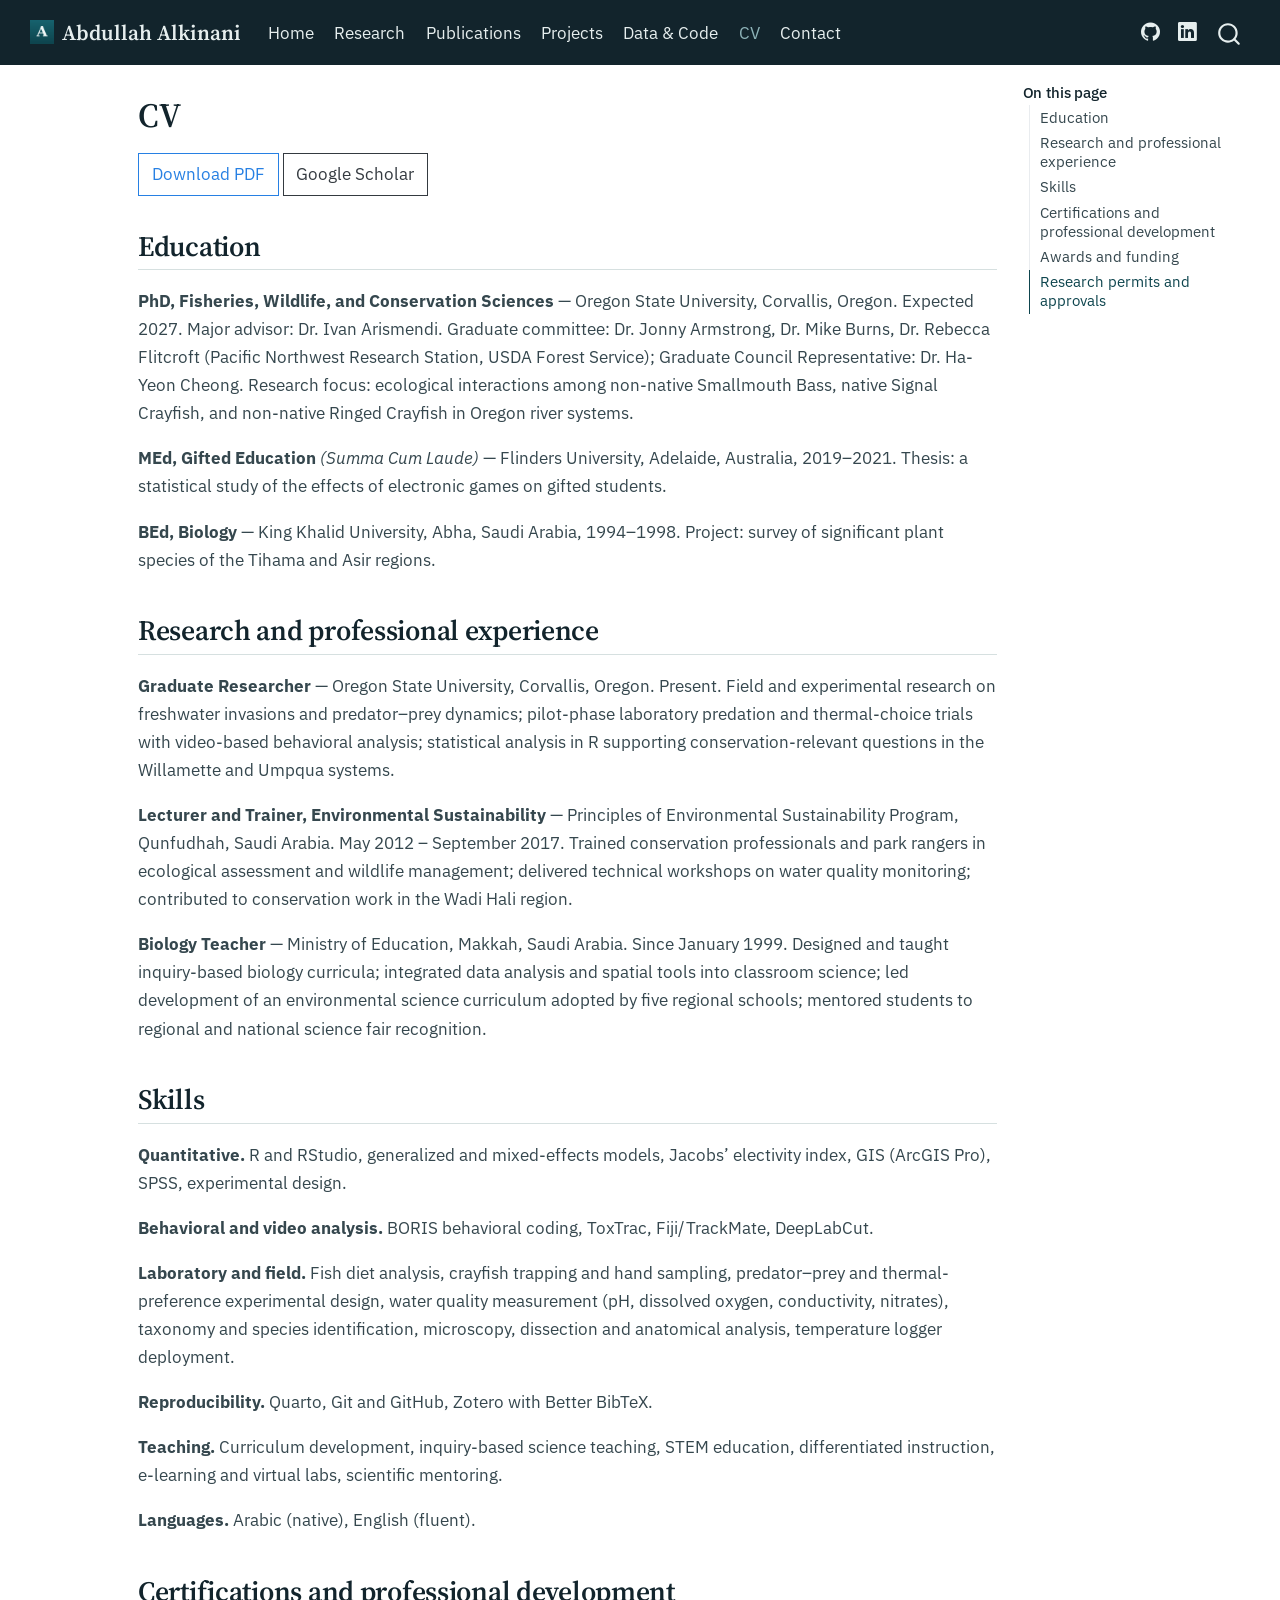
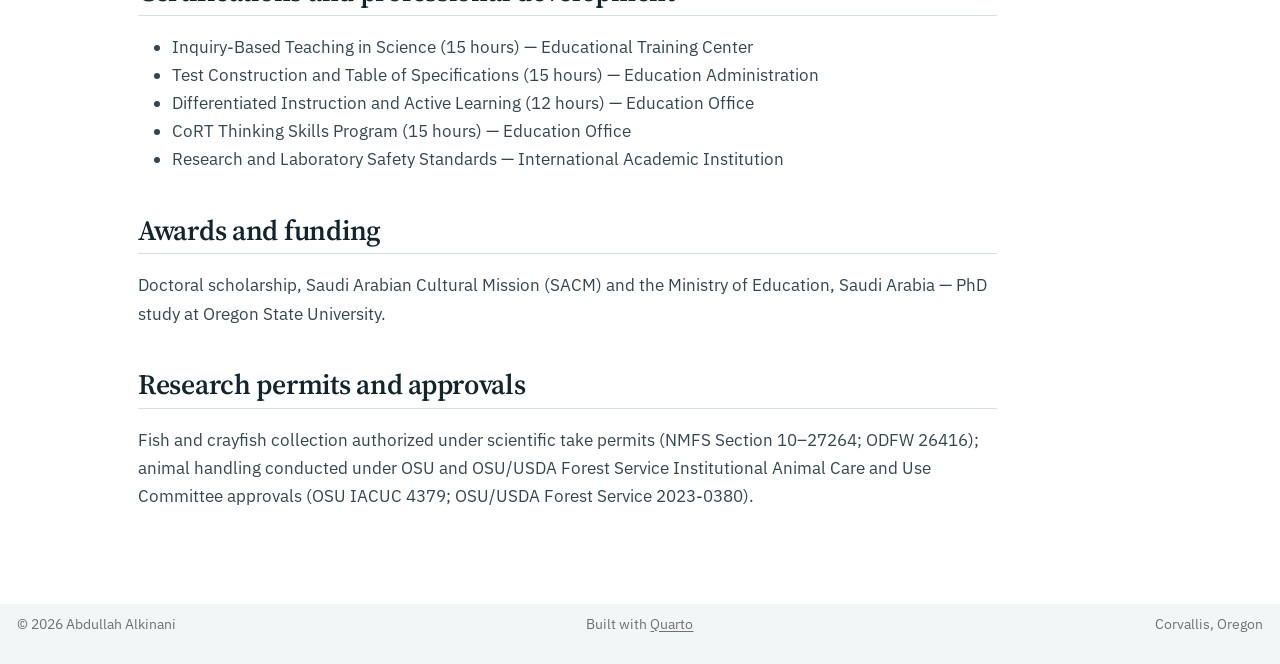
<file: cv.html>
<!DOCTYPE html>
<html xmlns="http://www.w3.org/1999/xhtml" lang="en" xml:lang="en"><head>

<meta charset="utf-8">
<meta name="generator" content="quarto-1.10.18">

<meta name="viewport" content="width=device-width, initial-scale=1.0, user-scalable=yes">

<meta name="description" content="Curriculum vitae of Abdullah Alkinani — fisheries scientist, aquatic ecologist, and biology educator.">

<title>CV – Abdullah Alkinani</title>
<style>
/* Default styles provided by pandoc.
** See https://pandoc.org/MANUAL.html#variables-for-html for config info.
*/
span.smallcaps{font-variant: small-caps;}
div.columns{display: flex; gap: 1.5em;}
div.column{flex: auto;}
@media screen {
div.columns{gap: min(4vw, 1.5em);}
div.column{overflow-x: auto;}
}
div.hanging-indent{margin-left: 1.5em; text-indent: -1.5em;}
ul.task-list{list-style: none;}
ul.task-list li input[type="checkbox"] {
  width: 0.8em;
  margin: 0 0.8em 0.2em -1em; /* quarto-specific, see https://github.com/quarto-dev/quarto-cli/issues/4556 */ 
  vertical-align: middle;
}
</style>


<script src="site_libs/quarto-nav/quarto-nav.js"></script>
<script src="site_libs/quarto-nav/headroom.min.js"></script>
<script src="site_libs/clipboard/clipboard.min.js"></script>
<script src="site_libs/quarto-search/autocomplete.umd.js"></script>
<script src="site_libs/quarto-search/fuse.min.js"></script>
<script src="site_libs/quarto-search/quarto-search.js"></script>
<meta name="quarto:offset" content="./">
<link href="./assets/favicon.png" rel="icon" type="image/png">
<script src="site_libs/quarto-html/quarto.js" type="module"></script>
<script src="site_libs/quarto-html/tabsets/tabsets.js" type="module"></script>
<script src="site_libs/quarto-html/popper.min.js"></script>
<script src="site_libs/quarto-html/tippy.umd.min.js"></script>
<script src="site_libs/quarto-html/anchor.min.js"></script>
<link href="site_libs/quarto-html/tippy.css" rel="stylesheet">
<link href="site_libs/quarto-html/quarto-syntax-highlighting-64a204ab8560d761af7679ceaba22944.css" rel="stylesheet" id="quarto-text-highlighting-styles">
<script src="site_libs/bootstrap/bootstrap.min.js"></script>
<link href="site_libs/bootstrap/bootstrap-icons.css" rel="stylesheet">
<link href="site_libs/bootstrap/bootstrap-17c1b9f2fdeb006bfae1201c0e63f869.min.css" rel="stylesheet" append-hash="true" id="quarto-bootstrap" data-mode="light">
<script id="quarto-search-options" type="application/json">{
  "location": "navbar",
  "copy-button": false,
  "collapse-after": 3,
  "panel-placement": "end",
  "type": "overlay",
  "limit": 50,
  "keyboard-shortcut": [
    "f",
    "/",
    "s"
  ],
  "show-item-context": false,
  "language": {
    "search-no-results-text": "No results",
    "search-matching-documents-text": "matching documents",
    "search-copy-link-title": "Copy link to search",
    "search-hide-matches-text": "Hide additional matches",
    "search-more-match-text": "more match in this document",
    "search-more-matches-text": "more matches in this document",
    "search-clear-button-title": "Clear",
    "search-text-placeholder": "",
    "search-detached-cancel-button-title": "Cancel",
    "search-submit-button-title": "Submit",
    "search-label": "Search"
  }
}</script>
<style>html{ scroll-behavior: smooth; }</style>
<link rel="preconnect" href="https://fonts.googleapis.com">
<link rel="preconnect" href="https://fonts.gstatic.com" crossorigin="">
<link href="https://fonts.googleapis.com/css2?family=IBM+Plex+Sans:wght@400;500;600&amp;family=Source+Serif+4:opsz,wght@8..60,400;8..60,600&amp;display=swap" rel="stylesheet">

<meta name="author" content="Abdullah Alkinani">
<meta name="keywords" content="Abdullah Alkinani, fisheries scientist, aquatic ecologist, freshwater ecology, biological invasions, invasive species, crayfish ecology, Smallmouth Bass, Faxonius neglectus, Pacifastacus leniusculus, predator-prey interactions, thermal ecology, behavioral ecology, Oregon State University">

<script type="application/ld+json">
{
  "@context": "https://schema.org",
  "@type": "Person",
  "name": "Abdullah Alkinani",
  "alternateName": "عبدالله الكناني",
  "jobTitle": ["Fisheries Scientist", "Aquatic Ecologist", "PhD Researcher"],
  "description": "Fisheries scientist and aquatic ecologist researching freshwater ecosystems, biological invasions, predator-prey interactions, and fish-crayfish ecology.",
  "url": "https://abdullahalkinani.org",
  "identifier": "https://orcid.org/0000-0003-3310-0668",
  "image": "https://abdullahalkinani.org/assets/profile.jpg",
  "affiliation": {
    "@type": "CollegeOrUniversity",
    "name": "Oregon State University",
    "department": "Department of Fisheries, Wildlife, and Conservation Sciences",
    "url": "https://oregonstate.edu"
  },
  "email": "mailto:alkinana@oregonstate.edu",
  "alumniOf": [
    {"@type": "CollegeOrUniversity", "name": "Flinders University", "url": "https://www.flinders.edu.au"},
    {"@type": "CollegeOrUniversity", "name": "King Khalid University", "url": "https://www.kku.edu.sa"}
  ],
  "workLocation": {
    "@type": "Place",
    "address": {
      "@type": "PostalAddress",
      "addressLocality": "Corvallis",
      "addressRegion": "OR",
      "addressCountry": "US"
    }
  },
  "knowsLanguage": ["en", "ar"],
  "knowsAbout": [
    "Fisheries Science",
    "Aquatic Ecology",
    "Freshwater Ecology",
    "Biological Invasions",
    "Invasive Species",
    "Crayfish Ecology",
    "Smallmouth Bass",
    "Predator-Prey Ecology",
    "Behavioral Ecology",
    "Thermal Ecology",
    "Experimental Design",
    "R"
  ],
  "sameAs": [
    "https://orcid.org/0000-0003-3310-0668",
    "https://scholar.google.com/citations?user=nAxie5oAAAAJ",
    "https://www.linkedin.com/in/abdullah-y-alkinani/",
    "https://fwcs.oregonstate.edu/directory/people/abdullah-alkinani",
    "https://www.researchgate.net/profile/Abdullah-Alkinani",
    "https://github.com/behes2024"
  ]
}
</script>
<link rel="canonical" href="https://abdullahalkinani.org/cv.html">


<meta property="og:title" content="CV – Abdullah Alkinani">
<meta property="og:description" content="Curriculum vitae of Abdullah Alkinani — fisheries scientist, aquatic ecologist, and biology educator.">
<meta property="og:image" content="https://abdullahalkinani.org/assets/profile.jpg">
<meta property="og:site_name" content="Abdullah Alkinani">
<meta property="og:image:alt" content="Portrait of Abdullah Alkinani, fisheries scientist and aquatic ecologist">
<meta name="twitter:title" content="CV – Abdullah Alkinani">
<meta name="twitter:description" content="Curriculum vitae of Abdullah Alkinani — fisheries scientist, aquatic ecologist, and biology educator.">
<meta name="twitter:image" content="https://abdullahalkinani.org/assets/profile.jpg">
<meta name="twitter:image:alt" content="Portrait of Abdullah Alkinani, fisheries scientist and aquatic ecologist">
<meta name="twitter:card" content="summary_large_image">
</head>

<body class="nav-fixed quarto-light">

<div id="quarto-search-results"></div>
  <header id="quarto-header" class="headroom fixed-top">
    <nav class="navbar navbar-expand-lg " data-bs-theme="dark">
      <div class="navbar-container container-fluid">
      <div class="navbar-brand-container mx-auto">
    <a href="./index.html" class="navbar-brand navbar-brand-logo">
    <img src="./assets/favicon.png" alt="" class="navbar-logo light-content">
    <img src="./assets/favicon.png" alt="" class="navbar-logo dark-content">
    </a>
    <a class="navbar-brand" href="./index.html">
    <span class="navbar-title">Abdullah Alkinani</span>
    </a>
  </div>
            <div id="quarto-search" class="" title="Search"></div>
          <button class="navbar-toggler" type="button" data-bs-toggle="collapse" data-bs-target="#navbarCollapse" aria-controls="navbarCollapse" role="menu" aria-expanded="false" aria-label="Toggle navigation" onclick="if (window.quartoToggleHeadroom) { window.quartoToggleHeadroom(); }">
  <span class="navbar-toggler-icon"></span>
</button>
          <div class="collapse navbar-collapse" id="navbarCollapse">
            <ul class="navbar-nav navbar-nav-scroll me-auto">
  <li class="nav-item">
    <a class="nav-link" href="./index.html"> 
<span class="menu-text">Home</span></a>
  </li>  
  <li class="nav-item">
    <a class="nav-link" href="./research.html"> 
<span class="menu-text">Research</span></a>
  </li>  
  <li class="nav-item">
    <a class="nav-link" href="./publications.html"> 
<span class="menu-text">Publications</span></a>
  </li>  
  <li class="nav-item">
    <a class="nav-link" href="./projects.html"> 
<span class="menu-text">Projects</span></a>
  </li>  
  <li class="nav-item">
    <a class="nav-link" href="./data-code.html"> 
<span class="menu-text">Data &amp; Code</span></a>
  </li>  
  <li class="nav-item">
    <a class="nav-link active" href="./cv.html" aria-current="page"> 
<span class="menu-text">CV</span></a>
  </li>  
  <li class="nav-item">
    <a class="nav-link" href="./contact.html"> 
<span class="menu-text">Contact</span></a>
  </li>  
</ul>
            <ul class="navbar-nav navbar-nav-scroll ms-auto">
  <li class="nav-item compact">
    <a class="nav-link" href="https://github.com/behes2024"> <i class="bi bi-github" role="img" aria-label="GitHub">
</i> 
<span class="menu-text"></span></a>
  </li>  
  <li class="nav-item compact">
    <a class="nav-link" href="https://www.linkedin.com/in/abdullah-y-alkinani/"> <i class="bi bi-linkedin" role="img" aria-label="LinkedIn">
</i> 
<span class="menu-text"></span></a>
  </li>  
</ul>
          </div> <!-- /navcollapse -->
            <div class="quarto-navbar-tools">
</div>
      </div> <!-- /container-fluid -->
    </nav>
</header>
<!-- content -->
<div id="quarto-content" class="quarto-container page-columns page-rows-contents page-layout-article page-navbar">
<!-- sidebar -->
<!-- margin-sidebar -->
    <div id="quarto-margin-sidebar" class="sidebar margin-sidebar">
        <nav id="TOC" role="doc-toc" class="toc-active">
    <h2 id="toc-title">On this page</h2>
   
  <ul>
  <li><a href="#education" id="toc-education" class="nav-link active" data-scroll-target="#education">Education</a></li>
  <li><a href="#research-and-professional-experience" id="toc-research-and-professional-experience" class="nav-link" data-scroll-target="#research-and-professional-experience">Research and professional experience</a></li>
  <li><a href="#skills" id="toc-skills" class="nav-link" data-scroll-target="#skills">Skills</a></li>
  <li><a href="#certifications-and-professional-development" id="toc-certifications-and-professional-development" class="nav-link" data-scroll-target="#certifications-and-professional-development">Certifications and professional development</a></li>
  <li><a href="#awards-and-funding" id="toc-awards-and-funding" class="nav-link" data-scroll-target="#awards-and-funding">Awards and funding</a></li>
  <li><a href="#research-permits-and-approvals" id="toc-research-permits-and-approvals" class="nav-link" data-scroll-target="#research-permits-and-approvals">Research permits and approvals</a></li>
  </ul>
</nav>
    </div>
<!-- main -->
<main class="content" id="quarto-document-content">

<header id="title-block-header" class="quarto-title-block default">
<div class="quarto-title">
<h1 class="title">CV</h1>
</div>



<div class="quarto-title-meta">

    
  
    
  </div>
  


</header>


<p><a href="assets/Alkinani-CV.pdf" class="btn btn-outline-primary">Download PDF</a> <a href="https://scholar.google.com/citations?user=nAxie5oAAAAJ" class="btn btn-outline-secondary">Google Scholar</a></p>
<section id="education" class="level2">
<h2 class="anchored" data-anchor-id="education">Education</h2>
<p><strong>PhD, Fisheries, Wildlife, and Conservation Sciences</strong> — Oregon State University, Corvallis, Oregon. Expected 2027. Major advisor: Dr.&nbsp;Ivan Arismendi. Graduate committee: Dr.&nbsp;Jonny Armstrong, Dr.&nbsp;Mike Burns, Dr.&nbsp;Rebecca Flitcroft (Pacific Northwest Research Station, USDA Forest Service); Graduate Council Representative: Dr.&nbsp;Ha-Yeon Cheong. Research focus: ecological interactions among non-native Smallmouth Bass, native Signal Crayfish, and non-native Ringed Crayfish in Oregon river systems.</p>
<p><strong>MEd, Gifted Education</strong> <em>(Summa Cum Laude)</em> — Flinders University, Adelaide, Australia, 2019–2021. Thesis: a statistical study of the effects of electronic games on gifted students.</p>
<p><strong>BEd, Biology</strong> — King Khalid University, Abha, Saudi Arabia, 1994–1998. Project: survey of significant plant species of the Tihama and Asir regions.</p>
</section>
<section id="research-and-professional-experience" class="level2">
<h2 class="anchored" data-anchor-id="research-and-professional-experience">Research and professional experience</h2>
<p><strong>Graduate Researcher</strong> — Oregon State University, Corvallis, Oregon. Present. Field and experimental research on freshwater invasions and predator–prey dynamics; pilot-phase laboratory predation and thermal-choice trials with video-based behavioral analysis; statistical analysis in R supporting conservation-relevant questions in the Willamette and Umpqua systems.</p>
<p><strong>Lecturer and Trainer, Environmental Sustainability</strong> — Principles of Environmental Sustainability Program, Qunfudhah, Saudi Arabia. May 2012 – September 2017. Trained conservation professionals and park rangers in ecological assessment and wildlife management; delivered technical workshops on water quality monitoring; contributed to conservation work in the Wadi Hali region.</p>
<p><strong>Biology Teacher</strong> — Ministry of Education, Makkah, Saudi Arabia. Since January 1999. Designed and taught inquiry-based biology curricula; integrated data analysis and spatial tools into classroom science; led development of an environmental science curriculum adopted by five regional schools; mentored students to regional and national science fair recognition.</p>
</section>
<section id="skills" class="level2">
<h2 class="anchored" data-anchor-id="skills">Skills</h2>
<p><strong>Quantitative.</strong> R and RStudio, generalized and mixed-effects models, Jacobs’ electivity index, GIS (ArcGIS Pro), SPSS, experimental design.</p>
<p><strong>Behavioral and video analysis.</strong> BORIS behavioral coding, ToxTrac, Fiji/TrackMate, DeepLabCut.</p>
<p><strong>Laboratory and field.</strong> Fish diet analysis, crayfish trapping and hand sampling, predator–prey and thermal-preference experimental design, water quality measurement (pH, dissolved oxygen, conductivity, nitrates), taxonomy and species identification, microscopy, dissection and anatomical analysis, temperature logger deployment.</p>
<p><strong>Reproducibility.</strong> Quarto, Git and GitHub, Zotero with Better BibTeX.</p>
<p><strong>Teaching.</strong> Curriculum development, inquiry-based science teaching, STEM education, differentiated instruction, e-learning and virtual labs, scientific mentoring.</p>
<p><strong>Languages.</strong> Arabic (native), English (fluent).</p>
</section>
<section id="certifications-and-professional-development" class="level2">
<h2 class="anchored" data-anchor-id="certifications-and-professional-development">Certifications and professional development</h2>
<ul>
<li>Inquiry-Based Teaching in Science (15 hours) — Educational Training Center</li>
<li>Test Construction and Table of Specifications (15 hours) — Education Administration</li>
<li>Differentiated Instruction and Active Learning (12 hours) — Education Office</li>
<li>CoRT Thinking Skills Program (15 hours) — Education Office</li>
<li>Research and Laboratory Safety Standards — International Academic Institution</li>
</ul>
</section>
<section id="awards-and-funding" class="level2">
<h2 class="anchored" data-anchor-id="awards-and-funding">Awards and funding</h2>
<p>Doctoral scholarship, Saudi Arabian Cultural Mission (SACM) and the Ministry of Education, Saudi Arabia — PhD study at Oregon State University.</p>
</section>
<section id="research-permits-and-approvals" class="level2">
<h2 class="anchored" data-anchor-id="research-permits-and-approvals">Research permits and approvals</h2>
<p>Fish and crayfish collection authorized under scientific take permits (NMFS Section 10–27264; ODFW 26416); animal handling conducted under OSU and OSU/USDA Forest Service Institutional Animal Care and Use Committee approvals (OSU IACUC 4379; OSU/USDA Forest Service 2023-0380).</p>


</section>

</main> <!-- /main -->
<script id="quarto-html-after-body" type="application/javascript">
  window.document.addEventListener("DOMContentLoaded", function (event) {
    const icon = "";
    const anchorJS = new window.AnchorJS();
    anchorJS.options = {
      placement: 'right',
      icon: icon
    };
    anchorJS.add('.anchored');
    const isCodeAnnotation = (el) => {
      for (const clz of el.classList) {
        if (clz.startsWith('code-annotation-')) {                     
          return true;
        }
      }
      return false;
    }
    const onCopySuccess = function(e) {
      // button target
      const button = e.trigger;
      // don't keep focus
      button.blur();
      // flash "checked"
      button.classList.add('code-copy-button-checked');
      var currentTitle = button.getAttribute("title");
      button.setAttribute("title", "Copied!");
      let tooltip;
      if (window.bootstrap) {
        button.setAttribute("data-bs-toggle", "tooltip");
        button.setAttribute("data-bs-placement", "left");
        button.setAttribute("data-bs-title", "Copied!");
        tooltip = new bootstrap.Tooltip(button, 
          { trigger: "manual", 
            customClass: "code-copy-button-tooltip",
            offset: [0, -8]});
        tooltip.show();    
      }
      setTimeout(function() {
        if (tooltip) {
          tooltip.hide();
          button.removeAttribute("data-bs-title");
          button.removeAttribute("data-bs-toggle");
          button.removeAttribute("data-bs-placement");
        }
        button.setAttribute("title", currentTitle);
        button.classList.remove('code-copy-button-checked');
      }, 1000);
      // clear code selection
      e.clearSelection();
    }
    const getTextToCopy = function(trigger) {
      const outerScaffold = trigger.parentElement.cloneNode(true);
      const codeEl = outerScaffold.querySelector('code');
      for (const childEl of codeEl.children) {
        if (isCodeAnnotation(childEl)) {
          childEl.remove();
        }
      }
      return codeEl.innerText;
    }
    const clipboard = new window.ClipboardJS('.code-copy-button:not([data-in-quarto-modal])', {
      text: getTextToCopy
    });
    clipboard.on('success', onCopySuccess);
    if (window.document.getElementById('quarto-embedded-source-code-modal')) {
      const clipboardModal = new window.ClipboardJS('.code-copy-button[data-in-quarto-modal]', {
        text: getTextToCopy,
        container: window.document.getElementById('quarto-embedded-source-code-modal')
      });
      clipboardModal.on('success', onCopySuccess);
    }
      var localhostRegex = new RegExp(/^(?:http|https):\/\/localhost\:?[0-9]*\//);
      var mailtoRegex = new RegExp(/^mailto:/);
        var filterRegex = new RegExp("https:\/\/abdullahalkinani\.org");
      var isInternal = (href) => {
          return filterRegex.test(href) || localhostRegex.test(href) || mailtoRegex.test(href);
      }
      // Inspect non-navigation links and adorn them if external
     var links = window.document.querySelectorAll('a[href]:not(.nav-link):not(.navbar-brand):not(.toc-action):not(.sidebar-link):not(.sidebar-item-toggle):not(.pagination-link):not(.no-external):not([aria-hidden]):not(.dropdown-item):not(.quarto-navigation-tool):not(.about-link)');
      for (var i=0; i<links.length; i++) {
        const link = links[i];
        if (!isInternal(link.href)) {
          // undo the damage that might have been done by quarto-nav.js in the case of
          // links that we want to consider external
          if (link.dataset.originalHref !== undefined) {
            link.href = link.dataset.originalHref;
          }
            // target, if specified
            link.setAttribute("target", "_blank");
            if (link.getAttribute("rel") === null) {
              link.setAttribute("rel", "noopener");
            }
        }
      }
    function tippyHover(el, contentFn, onTriggerFn, onUntriggerFn) {
      const config = {
        allowHTML: true,
        maxWidth: 500,
        delay: 100,
        arrow: false,
        appendTo: function(el) {
            return el.parentElement;
        },
        interactive: true,
        interactiveBorder: 10,
        theme: 'quarto',
        placement: 'bottom-start',
      };
      if (contentFn) {
        config.content = contentFn;
      }
      if (onTriggerFn) {
        config.onTrigger = onTriggerFn;
      }
      if (onUntriggerFn) {
        config.onUntrigger = onUntriggerFn;
      }
      window.tippy(el, config); 
    }
    const noterefs = window.document.querySelectorAll('a[role="doc-noteref"]');
    for (var i=0; i<noterefs.length; i++) {
      const ref = noterefs[i];
      tippyHover(ref, function() {
        // use id or data attribute instead here
        let href = ref.getAttribute('data-footnote-href') || ref.getAttribute('href');
        try { href = new URL(href).hash; } catch {}
        const id = href.replace(/^#\/?/, "");
        const note = window.document.getElementById(id);
        if (note) {
          return note.innerHTML;
        } else {
          return "";
        }
      });
    }
    const xrefs = window.document.querySelectorAll('a.quarto-xref');
    const processXRef = (id, note) => {
      // Strip column container classes
      const stripColumnClz = (el) => {
        el.classList.remove("page-full", "page-columns");
        if (el.children) {
          for (const child of el.children) {
            stripColumnClz(child);
          }
        }
      }
      stripColumnClz(note)
      if (id === null || id.startsWith('sec-')) {
        // Special case sections, only their first couple elements
        const container = document.createElement("div");
        if (note.children && note.children.length > 2) {
          container.appendChild(note.children[0].cloneNode(true));
          for (let i = 1; i < note.children.length; i++) {
            const child = note.children[i];
            if (child.tagName === "P" && child.innerText === "") {
              continue;
            } else {
              container.appendChild(child.cloneNode(true));
              break;
            }
          }
          if (window.Quarto?.typesetMath) {
            window.Quarto.typesetMath(container);
          }
          return container.innerHTML
        } else {
          if (window.Quarto?.typesetMath) {
            window.Quarto.typesetMath(note);
          }
          return note.innerHTML;
        }
      } else {
        // Remove any anchor links if they are present
        const anchorLink = note.querySelector('a.anchorjs-link');
        if (anchorLink) {
          anchorLink.remove();
        }
        if (window.Quarto?.typesetMath) {
          window.Quarto.typesetMath(note);
        }
        if (note.classList.contains("callout")) {
          return note.outerHTML;
        } else {
          return note.innerHTML;
        }
      }
    }
    for (var i=0; i<xrefs.length; i++) {
      const xref = xrefs[i];
      tippyHover(xref, undefined, function(instance) {
        instance.disable();
        let url = xref.getAttribute('href');
        let hash = undefined; 
        if (url.startsWith('#')) {
          hash = url;
        } else {
          try { hash = new URL(url).hash; } catch {}
        }
        if (hash) {
          const id = hash.replace(/^#\/?/, "");
          const note = window.document.getElementById(id);
          if (note !== null) {
            try {
              const html = processXRef(id, note.cloneNode(true));
              instance.setContent(html);
            } finally {
              instance.enable();
              instance.show();
            }
          } else {
            // See if we can fetch this
            fetch(url.split('#')[0])
            .then(res => res.text())
            .then(html => {
              const parser = new DOMParser();
              const htmlDoc = parser.parseFromString(html, "text/html");
              const note = htmlDoc.getElementById(id);
              if (note !== null) {
                const html = processXRef(id, note);
                instance.setContent(html);
              } 
            }).finally(() => {
              instance.enable();
              instance.show();
            });
          }
        } else {
          // See if we can fetch a full url (with no hash to target)
          // This is a special case and we should probably do some content thinning / targeting
          fetch(url)
          .then(res => res.text())
          .then(html => {
            const parser = new DOMParser();
            const htmlDoc = parser.parseFromString(html, "text/html");
            const note = htmlDoc.querySelector('main.content');
            if (note !== null) {
              // This should only happen for chapter cross references
              // (since there is no id in the URL)
              // remove the first header
              if (note.children.length > 0 && note.children[0].tagName === "HEADER") {
                note.children[0].remove();
              }
              const html = processXRef(null, note);
              instance.setContent(html);
            } 
          }).finally(() => {
            instance.enable();
            instance.show();
          });
        }
      }, function(instance) {
      });
    }
        let selectedAnnoteEl;
        const selectorForAnnotation = ( cell, annotation) => {
          let cellAttr = 'data-code-cell="' + cell + '"';
          let lineAttr = 'data-code-annotation="' +  annotation + '"';
          const selector = 'span[' + cellAttr + '][' + lineAttr + ']';
          return selector;
        }
        const selectCodeLines = (annoteEl) => {
          const doc = window.document;
          const targetCell = annoteEl.getAttribute("data-target-cell");
          const targetAnnotation = annoteEl.getAttribute("data-target-annotation");
          const annoteSpan = window.document.querySelector(selectorForAnnotation(targetCell, targetAnnotation));
          const lines = annoteSpan.getAttribute("data-code-lines").split(",");
          const lineIds = lines.map((line) => {
            return targetCell + "-" + line;
          })
          let top = null;
          let height = null;
          let parent = null;
          if (lineIds.length > 0) {
              //compute the position of the single el (top and bottom and make a div)
              const el = window.document.getElementById(lineIds[0]);
              top = el.offsetTop;
              height = el.offsetHeight;
              parent = el.parentElement.parentElement;
            if (lineIds.length > 1) {
              const lastEl = window.document.getElementById(lineIds[lineIds.length - 1]);
              const bottom = lastEl.offsetTop + lastEl.offsetHeight;
              height = bottom - top;
            }
            if (top !== null && height !== null && parent !== null) {
              // cook up a div (if necessary) and position it 
              let div = window.document.getElementById("code-annotation-line-highlight");
              if (div === null) {
                div = window.document.createElement("div");
                div.setAttribute("id", "code-annotation-line-highlight");
                div.style.position = 'absolute';
                parent.appendChild(div);
              }
              div.style.top = top - 2 + "px";
              div.style.height = height + 4 + "px";
              div.style.left = 0;
              let gutterDiv = window.document.getElementById("code-annotation-line-highlight-gutter");
              if (gutterDiv === null) {
                gutterDiv = window.document.createElement("div");
                gutterDiv.setAttribute("id", "code-annotation-line-highlight-gutter");
                gutterDiv.style.position = 'absolute';
                const codeCell = window.document.getElementById(targetCell);
                const gutter = codeCell.querySelector('.code-annotation-gutter');
                gutter.appendChild(gutterDiv);
              }
              gutterDiv.style.top = top - 2 + "px";
              gutterDiv.style.height = height + 4 + "px";
            }
            selectedAnnoteEl = annoteEl;
          }
        };
        const unselectCodeLines = () => {
          const elementsIds = ["code-annotation-line-highlight", "code-annotation-line-highlight-gutter"];
          elementsIds.forEach((elId) => {
            const div = window.document.getElementById(elId);
            if (div) {
              div.remove();
            }
          });
          selectedAnnoteEl = undefined;
        };
          // Handle positioning of the toggle
      window.addEventListener(
        "resize",
        throttle(() => {
          elRect = undefined;
          if (selectedAnnoteEl) {
            selectCodeLines(selectedAnnoteEl);
          }
        }, 10)
      );
      function throttle(fn, ms) {
      let throttle = false;
      let timer;
        return (...args) => {
          if(!throttle) { // first call gets through
              fn.apply(this, args);
              throttle = true;
          } else { // all the others get throttled
              if(timer) clearTimeout(timer); // cancel #2
              timer = setTimeout(() => {
                fn.apply(this, args);
                timer = throttle = false;
              }, ms);
          }
        };
      }
        // Attach click handler to the DT
        const annoteDls = window.document.querySelectorAll('dt[data-target-cell]');
        for (const annoteDlNode of annoteDls) {
          annoteDlNode.addEventListener('click', (event) => {
            const clickedEl = event.target;
            if (clickedEl !== selectedAnnoteEl) {
              unselectCodeLines();
              const activeEl = window.document.querySelector('dt[data-target-cell].code-annotation-active');
              if (activeEl) {
                activeEl.classList.remove('code-annotation-active');
              }
              selectCodeLines(clickedEl);
              clickedEl.classList.add('code-annotation-active');
            } else {
              // Unselect the line
              unselectCodeLines();
              clickedEl.classList.remove('code-annotation-active');
            }
          });
        }
    const findCites = (el) => {
      const parentEl = el.parentElement;
      if (parentEl) {
        const cites = parentEl.dataset.cites;
        if (cites) {
          return {
            el,
            cites: cites.split(' ')
          };
        } else {
          return findCites(el.parentElement)
        }
      } else {
        return undefined;
      }
    };
    var bibliorefs = window.document.querySelectorAll('a[role="doc-biblioref"]');
    for (var i=0; i<bibliorefs.length; i++) {
      const ref = bibliorefs[i];
      const citeInfo = findCites(ref);
      if (citeInfo) {
        tippyHover(citeInfo.el, function() {
          var popup = window.document.createElement('div');
          citeInfo.cites.forEach(function(cite) {
            var citeDiv = window.document.createElement('div');
            citeDiv.classList.add('hanging-indent');
            citeDiv.classList.add('csl-entry');
            var biblioDiv = window.document.getElementById('ref-' + cite);
            if (biblioDiv) {
              citeDiv.innerHTML = biblioDiv.innerHTML;
            }
            popup.appendChild(citeDiv);
          });
          return popup.innerHTML;
        });
      }
    }
  });
  </script>
</div> <!-- /content -->
<footer class="footer">
  <div class="nav-footer">
    <div class="nav-footer-left">
<p>© 2026 Abdullah Alkinani</p>
</div>   
    <div class="nav-footer-center">
<p>Built with <a href="https://quarto.org">Quarto</a></p>
</div>
    <div class="nav-footer-right">
<p>Corvallis, Oregon</p>
</div>
  </div>
</footer>




<script src="site_libs/quarto-html/zenscroll-min.js"></script>
</body></html>
</file>
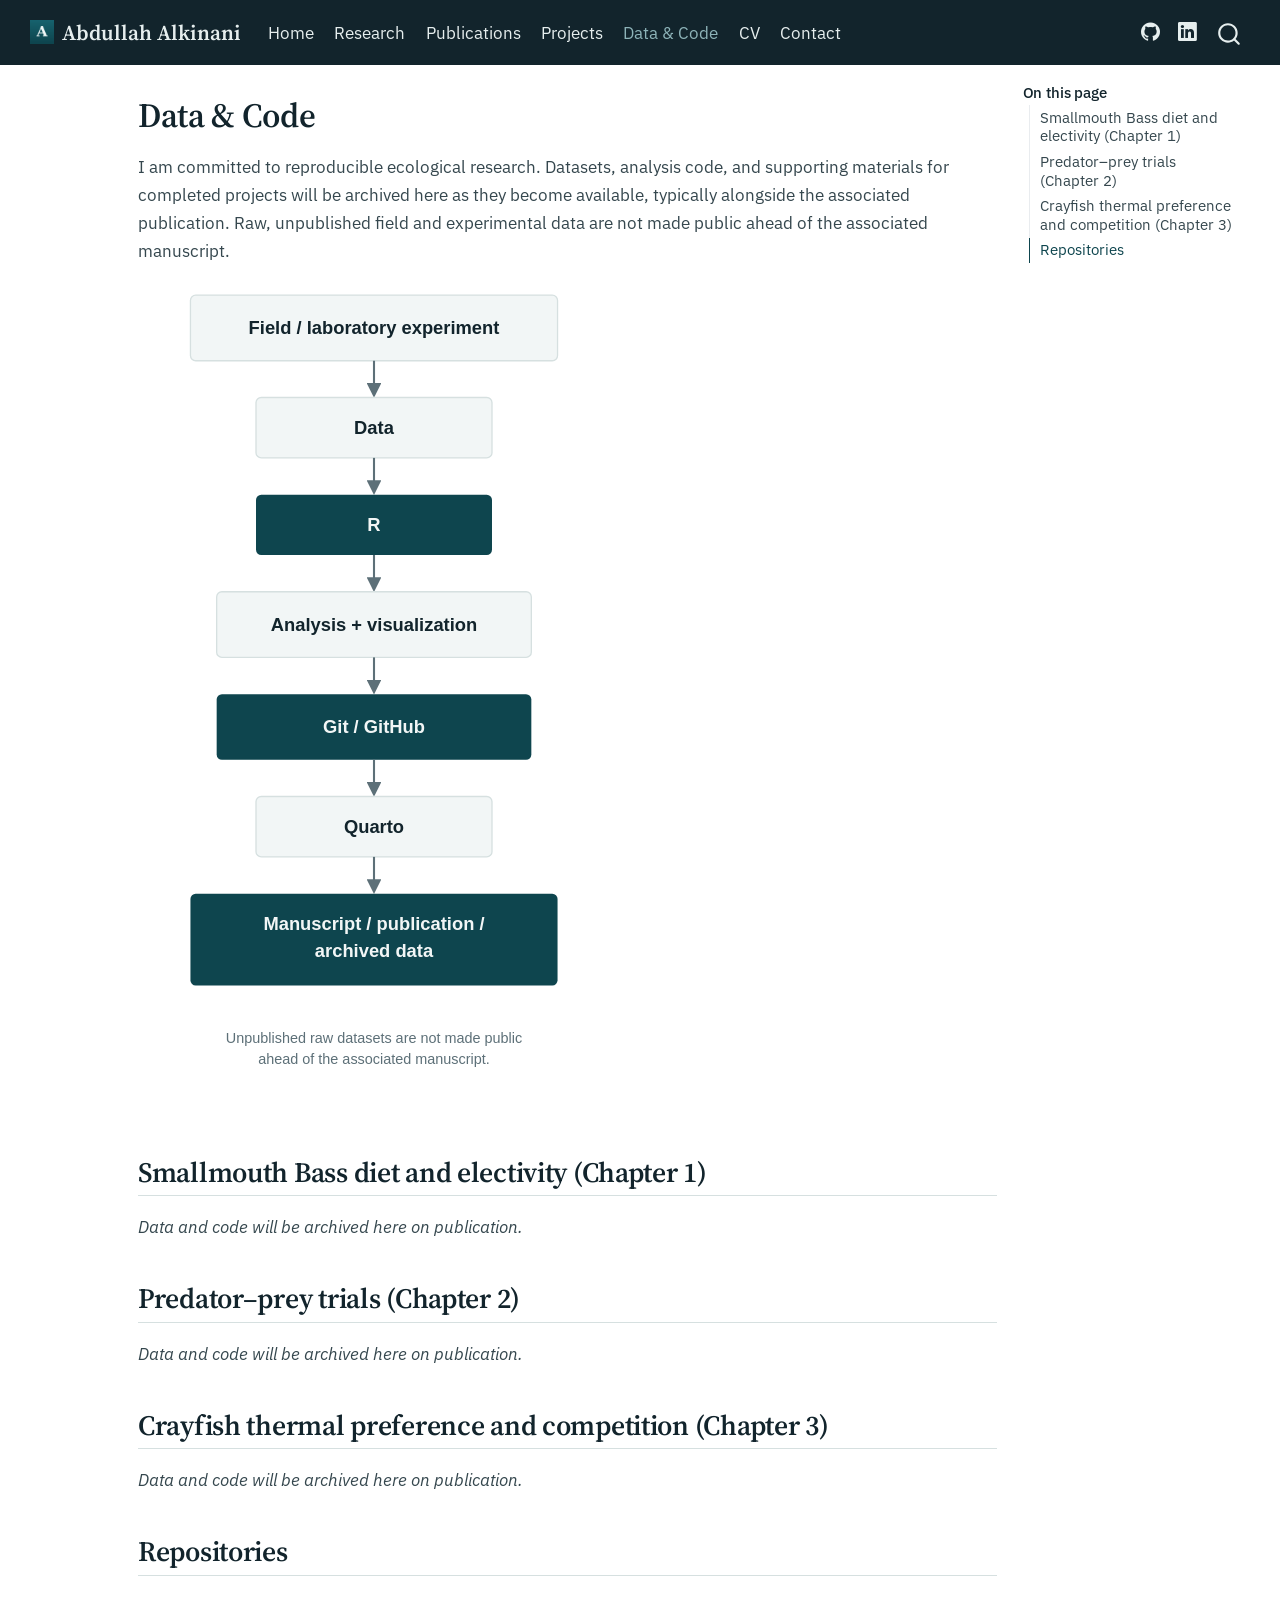
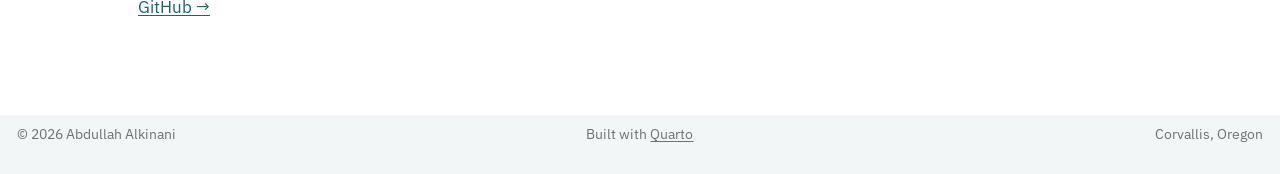
<file: data-code.html>
<!DOCTYPE html>
<html xmlns="http://www.w3.org/1999/xhtml" lang="en" xml:lang="en"><head>

<meta charset="utf-8">
<meta name="generator" content="quarto-1.10.18">

<meta name="viewport" content="width=device-width, initial-scale=1.0, user-scalable=yes">

<meta name="description" content="Data and code availability for Abdullah Alkinani’s research on freshwater invasions and fish-crayfish ecology.">

<title>Data &amp; Code – Abdullah Alkinani</title>
<style>
/* Default styles provided by pandoc.
** See https://pandoc.org/MANUAL.html#variables-for-html for config info.
*/
span.smallcaps{font-variant: small-caps;}
div.columns{display: flex; gap: 1.5em;}
div.column{flex: auto;}
@media screen {
div.columns{gap: min(4vw, 1.5em);}
div.column{overflow-x: auto;}
}
div.hanging-indent{margin-left: 1.5em; text-indent: -1.5em;}
ul.task-list{list-style: none;}
ul.task-list li input[type="checkbox"] {
  width: 0.8em;
  margin: 0 0.8em 0.2em -1em; /* quarto-specific, see https://github.com/quarto-dev/quarto-cli/issues/4556 */ 
  vertical-align: middle;
}
</style>


<script src="site_libs/quarto-nav/quarto-nav.js"></script>
<script src="site_libs/quarto-nav/headroom.min.js"></script>
<script src="site_libs/clipboard/clipboard.min.js"></script>
<script src="site_libs/quarto-search/autocomplete.umd.js"></script>
<script src="site_libs/quarto-search/fuse.min.js"></script>
<script src="site_libs/quarto-search/quarto-search.js"></script>
<meta name="quarto:offset" content="./">
<link href="./assets/favicon.png" rel="icon" type="image/png">
<script src="site_libs/quarto-html/quarto.js" type="module"></script>
<script src="site_libs/quarto-html/tabsets/tabsets.js" type="module"></script>
<script src="site_libs/quarto-html/popper.min.js"></script>
<script src="site_libs/quarto-html/tippy.umd.min.js"></script>
<script src="site_libs/quarto-html/anchor.min.js"></script>
<link href="site_libs/quarto-html/tippy.css" rel="stylesheet">
<link href="site_libs/quarto-html/quarto-syntax-highlighting-64a204ab8560d761af7679ceaba22944.css" rel="stylesheet" id="quarto-text-highlighting-styles">
<script src="site_libs/bootstrap/bootstrap.min.js"></script>
<link href="site_libs/bootstrap/bootstrap-icons.css" rel="stylesheet">
<link href="site_libs/bootstrap/bootstrap-17c1b9f2fdeb006bfae1201c0e63f869.min.css" rel="stylesheet" append-hash="true" id="quarto-bootstrap" data-mode="light">
<script id="quarto-search-options" type="application/json">{
  "location": "navbar",
  "copy-button": false,
  "collapse-after": 3,
  "panel-placement": "end",
  "type": "overlay",
  "limit": 50,
  "keyboard-shortcut": [
    "f",
    "/",
    "s"
  ],
  "show-item-context": false,
  "language": {
    "search-no-results-text": "No results",
    "search-matching-documents-text": "matching documents",
    "search-copy-link-title": "Copy link to search",
    "search-hide-matches-text": "Hide additional matches",
    "search-more-match-text": "more match in this document",
    "search-more-matches-text": "more matches in this document",
    "search-clear-button-title": "Clear",
    "search-text-placeholder": "",
    "search-detached-cancel-button-title": "Cancel",
    "search-submit-button-title": "Submit",
    "search-label": "Search"
  }
}</script>
<style>html{ scroll-behavior: smooth; }</style>
<link rel="preconnect" href="https://fonts.googleapis.com">
<link rel="preconnect" href="https://fonts.gstatic.com" crossorigin="">
<link href="https://fonts.googleapis.com/css2?family=IBM+Plex+Sans:wght@400;500;600&amp;family=Source+Serif+4:opsz,wght@8..60,400;8..60,600&amp;display=swap" rel="stylesheet">

<meta name="author" content="Abdullah Alkinani">
<meta name="keywords" content="Abdullah Alkinani, fisheries scientist, aquatic ecologist, freshwater ecology, biological invasions, invasive species, crayfish ecology, Smallmouth Bass, Faxonius neglectus, Pacifastacus leniusculus, predator-prey interactions, thermal ecology, behavioral ecology, Oregon State University">

<script type="application/ld+json">
{
  "@context": "https://schema.org",
  "@type": "Person",
  "name": "Abdullah Alkinani",
  "alternateName": "عبدالله الكناني",
  "jobTitle": ["Fisheries Scientist", "Aquatic Ecologist", "PhD Researcher"],
  "description": "Fisheries scientist and aquatic ecologist researching freshwater ecosystems, biological invasions, predator-prey interactions, and fish-crayfish ecology.",
  "url": "https://abdullahalkinani.org",
  "identifier": "https://orcid.org/0000-0003-3310-0668",
  "image": "https://abdullahalkinani.org/assets/profile.jpg",
  "affiliation": {
    "@type": "CollegeOrUniversity",
    "name": "Oregon State University",
    "department": "Department of Fisheries, Wildlife, and Conservation Sciences",
    "url": "https://oregonstate.edu"
  },
  "email": "mailto:alkinana@oregonstate.edu",
  "alumniOf": [
    {"@type": "CollegeOrUniversity", "name": "Flinders University", "url": "https://www.flinders.edu.au"},
    {"@type": "CollegeOrUniversity", "name": "King Khalid University", "url": "https://www.kku.edu.sa"}
  ],
  "workLocation": {
    "@type": "Place",
    "address": {
      "@type": "PostalAddress",
      "addressLocality": "Corvallis",
      "addressRegion": "OR",
      "addressCountry": "US"
    }
  },
  "knowsLanguage": ["en", "ar"],
  "knowsAbout": [
    "Fisheries Science",
    "Aquatic Ecology",
    "Freshwater Ecology",
    "Biological Invasions",
    "Invasive Species",
    "Crayfish Ecology",
    "Smallmouth Bass",
    "Predator-Prey Ecology",
    "Behavioral Ecology",
    "Thermal Ecology",
    "Experimental Design",
    "R"
  ],
  "sameAs": [
    "https://orcid.org/0000-0003-3310-0668",
    "https://scholar.google.com/citations?user=nAxie5oAAAAJ",
    "https://www.linkedin.com/in/abdullah-y-alkinani/",
    "https://fwcs.oregonstate.edu/directory/people/abdullah-alkinani",
    "https://www.researchgate.net/profile/Abdullah-Alkinani",
    "https://github.com/behes2024"
  ]
}
</script>
<link rel="canonical" href="https://abdullahalkinani.org/data-code.html">


<meta property="og:title" content="Data &amp; Code – Abdullah Alkinani">
<meta property="og:description" content="Data and code availability for Abdullah Alkinani’s research on freshwater invasions and fish-crayfish ecology.">
<meta property="og:image" content="https://abdullahalkinani.org/assets/figures/reproducible-workflow.svg">
<meta property="og:site_name" content="Abdullah Alkinani">
<meta property="og:image:alt" content="Diagram of a reproducible research workflow: field and laboratory experiments produce data, analyzed and visualized in R, version-controlled with Git and GitHub, rendered with Quarto, and resulting in a manuscript, publication, or archived dataset.">
<meta name="twitter:title" content="Data &amp; Code – Abdullah Alkinani">
<meta name="twitter:description" content="Data and code availability for Abdullah Alkinani’s research on freshwater invasions and fish-crayfish ecology.">
<meta name="twitter:image" content="https://abdullahalkinani.org/assets/figures/reproducible-workflow.svg">
<meta name="twitter:image:alt" content="Diagram of a reproducible research workflow: field and laboratory experiments produce data, analyzed and visualized in R, version-controlled with Git and GitHub, rendered with Quarto, and resulting in a manuscript, publication, or archived dataset.">
<meta name="twitter:card" content="summary_large_image">
</head>

<body class="nav-fixed quarto-light">

<div id="quarto-search-results"></div>
  <header id="quarto-header" class="headroom fixed-top">
    <nav class="navbar navbar-expand-lg " data-bs-theme="dark">
      <div class="navbar-container container-fluid">
      <div class="navbar-brand-container mx-auto">
    <a href="./index.html" class="navbar-brand navbar-brand-logo">
    <img src="./assets/favicon.png" alt="" class="navbar-logo light-content">
    <img src="./assets/favicon.png" alt="" class="navbar-logo dark-content">
    </a>
    <a class="navbar-brand" href="./index.html">
    <span class="navbar-title">Abdullah Alkinani</span>
    </a>
  </div>
            <div id="quarto-search" class="" title="Search"></div>
          <button class="navbar-toggler" type="button" data-bs-toggle="collapse" data-bs-target="#navbarCollapse" aria-controls="navbarCollapse" role="menu" aria-expanded="false" aria-label="Toggle navigation" onclick="if (window.quartoToggleHeadroom) { window.quartoToggleHeadroom(); }">
  <span class="navbar-toggler-icon"></span>
</button>
          <div class="collapse navbar-collapse" id="navbarCollapse">
            <ul class="navbar-nav navbar-nav-scroll me-auto">
  <li class="nav-item">
    <a class="nav-link" href="./index.html"> 
<span class="menu-text">Home</span></a>
  </li>  
  <li class="nav-item">
    <a class="nav-link" href="./research.html"> 
<span class="menu-text">Research</span></a>
  </li>  
  <li class="nav-item">
    <a class="nav-link" href="./publications.html"> 
<span class="menu-text">Publications</span></a>
  </li>  
  <li class="nav-item">
    <a class="nav-link" href="./projects.html"> 
<span class="menu-text">Projects</span></a>
  </li>  
  <li class="nav-item">
    <a class="nav-link active" href="./data-code.html" aria-current="page"> 
<span class="menu-text">Data &amp; Code</span></a>
  </li>  
  <li class="nav-item">
    <a class="nav-link" href="./cv.html"> 
<span class="menu-text">CV</span></a>
  </li>  
  <li class="nav-item">
    <a class="nav-link" href="./contact.html"> 
<span class="menu-text">Contact</span></a>
  </li>  
</ul>
            <ul class="navbar-nav navbar-nav-scroll ms-auto">
  <li class="nav-item compact">
    <a class="nav-link" href="https://github.com/behes2024"> <i class="bi bi-github" role="img" aria-label="GitHub">
</i> 
<span class="menu-text"></span></a>
  </li>  
  <li class="nav-item compact">
    <a class="nav-link" href="https://www.linkedin.com/in/abdullah-y-alkinani/"> <i class="bi bi-linkedin" role="img" aria-label="LinkedIn">
</i> 
<span class="menu-text"></span></a>
  </li>  
</ul>
          </div> <!-- /navcollapse -->
            <div class="quarto-navbar-tools">
</div>
      </div> <!-- /container-fluid -->
    </nav>
</header>
<!-- content -->
<div id="quarto-content" class="quarto-container page-columns page-rows-contents page-layout-article page-navbar">
<!-- sidebar -->
<!-- margin-sidebar -->
    <div id="quarto-margin-sidebar" class="sidebar margin-sidebar">
        <nav id="TOC" role="doc-toc" class="toc-active">
    <h2 id="toc-title">On this page</h2>
   
  <ul>
  <li><a href="#smallmouth-bass-diet-and-electivity-chapter-1" id="toc-smallmouth-bass-diet-and-electivity-chapter-1" class="nav-link active" data-scroll-target="#smallmouth-bass-diet-and-electivity-chapter-1">Smallmouth Bass diet and electivity (Chapter 1)</a></li>
  <li><a href="#predatorprey-trials-chapter-2" id="toc-predatorprey-trials-chapter-2" class="nav-link" data-scroll-target="#predatorprey-trials-chapter-2">Predator–prey trials (Chapter 2)</a></li>
  <li><a href="#crayfish-thermal-preference-and-competition-chapter-3" id="toc-crayfish-thermal-preference-and-competition-chapter-3" class="nav-link" data-scroll-target="#crayfish-thermal-preference-and-competition-chapter-3">Crayfish thermal preference and competition (Chapter 3)</a></li>
  <li><a href="#repositories" id="toc-repositories" class="nav-link" data-scroll-target="#repositories">Repositories</a></li>
  </ul>
</nav>
    </div>
<!-- main -->
<main class="content" id="quarto-document-content">

<header id="title-block-header" class="quarto-title-block default">
<div class="quarto-title">
<h1 class="title">Data &amp; Code</h1>
</div>



<div class="quarto-title-meta">

    
  
    
  </div>
  


</header>


<p>I am committed to reproducible ecological research. Datasets, analysis code, and supporting materials for completed projects will be archived here as they become available, typically alongside the associated publication. Raw, unpublished field and experimental data are not made public ahead of the associated manuscript.</p>
<p><img src="assets/figures/reproducible-workflow.svg" class="img-fluid" style="width:55.0%" alt="Diagram of a reproducible research workflow: field and laboratory experiments produce data, analyzed and visualized in R, version-controlled with Git and GitHub, rendered with Quarto, and resulting in a manuscript, publication, or archived dataset."></p>
<section id="smallmouth-bass-diet-and-electivity-chapter-1" class="level2">
<h2 class="anchored" data-anchor-id="smallmouth-bass-diet-and-electivity-chapter-1">Smallmouth Bass diet and electivity (Chapter 1)</h2>
<p><em>Data and code will be archived here on publication.</em></p>
</section>
<section id="predatorprey-trials-chapter-2" class="level2">
<h2 class="anchored" data-anchor-id="predatorprey-trials-chapter-2">Predator–prey trials (Chapter 2)</h2>
<p><em>Data and code will be archived here on publication.</em></p>
</section>
<section id="crayfish-thermal-preference-and-competition-chapter-3" class="level2">
<h2 class="anchored" data-anchor-id="crayfish-thermal-preference-and-competition-chapter-3">Crayfish thermal preference and competition (Chapter 3)</h2>
<p><em>Data and code will be archived here on publication.</em></p>
</section>
<section id="repositories" class="level2">
<h2 class="anchored" data-anchor-id="repositories">Repositories</h2>
<p><a href="https://github.com/behes2024">GitHub →</a></p>


</section>

</main> <!-- /main -->
<script id="quarto-html-after-body" type="application/javascript">
  window.document.addEventListener("DOMContentLoaded", function (event) {
    const icon = "";
    const anchorJS = new window.AnchorJS();
    anchorJS.options = {
      placement: 'right',
      icon: icon
    };
    anchorJS.add('.anchored');
    const isCodeAnnotation = (el) => {
      for (const clz of el.classList) {
        if (clz.startsWith('code-annotation-')) {                     
          return true;
        }
      }
      return false;
    }
    const onCopySuccess = function(e) {
      // button target
      const button = e.trigger;
      // don't keep focus
      button.blur();
      // flash "checked"
      button.classList.add('code-copy-button-checked');
      var currentTitle = button.getAttribute("title");
      button.setAttribute("title", "Copied!");
      let tooltip;
      if (window.bootstrap) {
        button.setAttribute("data-bs-toggle", "tooltip");
        button.setAttribute("data-bs-placement", "left");
        button.setAttribute("data-bs-title", "Copied!");
        tooltip = new bootstrap.Tooltip(button, 
          { trigger: "manual", 
            customClass: "code-copy-button-tooltip",
            offset: [0, -8]});
        tooltip.show();    
      }
      setTimeout(function() {
        if (tooltip) {
          tooltip.hide();
          button.removeAttribute("data-bs-title");
          button.removeAttribute("data-bs-toggle");
          button.removeAttribute("data-bs-placement");
        }
        button.setAttribute("title", currentTitle);
        button.classList.remove('code-copy-button-checked');
      }, 1000);
      // clear code selection
      e.clearSelection();
    }
    const getTextToCopy = function(trigger) {
      const outerScaffold = trigger.parentElement.cloneNode(true);
      const codeEl = outerScaffold.querySelector('code');
      for (const childEl of codeEl.children) {
        if (isCodeAnnotation(childEl)) {
          childEl.remove();
        }
      }
      return codeEl.innerText;
    }
    const clipboard = new window.ClipboardJS('.code-copy-button:not([data-in-quarto-modal])', {
      text: getTextToCopy
    });
    clipboard.on('success', onCopySuccess);
    if (window.document.getElementById('quarto-embedded-source-code-modal')) {
      const clipboardModal = new window.ClipboardJS('.code-copy-button[data-in-quarto-modal]', {
        text: getTextToCopy,
        container: window.document.getElementById('quarto-embedded-source-code-modal')
      });
      clipboardModal.on('success', onCopySuccess);
    }
      var localhostRegex = new RegExp(/^(?:http|https):\/\/localhost\:?[0-9]*\//);
      var mailtoRegex = new RegExp(/^mailto:/);
        var filterRegex = new RegExp("https:\/\/abdullahalkinani\.org");
      var isInternal = (href) => {
          return filterRegex.test(href) || localhostRegex.test(href) || mailtoRegex.test(href);
      }
      // Inspect non-navigation links and adorn them if external
     var links = window.document.querySelectorAll('a[href]:not(.nav-link):not(.navbar-brand):not(.toc-action):not(.sidebar-link):not(.sidebar-item-toggle):not(.pagination-link):not(.no-external):not([aria-hidden]):not(.dropdown-item):not(.quarto-navigation-tool):not(.about-link)');
      for (var i=0; i<links.length; i++) {
        const link = links[i];
        if (!isInternal(link.href)) {
          // undo the damage that might have been done by quarto-nav.js in the case of
          // links that we want to consider external
          if (link.dataset.originalHref !== undefined) {
            link.href = link.dataset.originalHref;
          }
            // target, if specified
            link.setAttribute("target", "_blank");
            if (link.getAttribute("rel") === null) {
              link.setAttribute("rel", "noopener");
            }
        }
      }
    function tippyHover(el, contentFn, onTriggerFn, onUntriggerFn) {
      const config = {
        allowHTML: true,
        maxWidth: 500,
        delay: 100,
        arrow: false,
        appendTo: function(el) {
            return el.parentElement;
        },
        interactive: true,
        interactiveBorder: 10,
        theme: 'quarto',
        placement: 'bottom-start',
      };
      if (contentFn) {
        config.content = contentFn;
      }
      if (onTriggerFn) {
        config.onTrigger = onTriggerFn;
      }
      if (onUntriggerFn) {
        config.onUntrigger = onUntriggerFn;
      }
      window.tippy(el, config); 
    }
    const noterefs = window.document.querySelectorAll('a[role="doc-noteref"]');
    for (var i=0; i<noterefs.length; i++) {
      const ref = noterefs[i];
      tippyHover(ref, function() {
        // use id or data attribute instead here
        let href = ref.getAttribute('data-footnote-href') || ref.getAttribute('href');
        try { href = new URL(href).hash; } catch {}
        const id = href.replace(/^#\/?/, "");
        const note = window.document.getElementById(id);
        if (note) {
          return note.innerHTML;
        } else {
          return "";
        }
      });
    }
    const xrefs = window.document.querySelectorAll('a.quarto-xref');
    const processXRef = (id, note) => {
      // Strip column container classes
      const stripColumnClz = (el) => {
        el.classList.remove("page-full", "page-columns");
        if (el.children) {
          for (const child of el.children) {
            stripColumnClz(child);
          }
        }
      }
      stripColumnClz(note)
      if (id === null || id.startsWith('sec-')) {
        // Special case sections, only their first couple elements
        const container = document.createElement("div");
        if (note.children && note.children.length > 2) {
          container.appendChild(note.children[0].cloneNode(true));
          for (let i = 1; i < note.children.length; i++) {
            const child = note.children[i];
            if (child.tagName === "P" && child.innerText === "") {
              continue;
            } else {
              container.appendChild(child.cloneNode(true));
              break;
            }
          }
          if (window.Quarto?.typesetMath) {
            window.Quarto.typesetMath(container);
          }
          return container.innerHTML
        } else {
          if (window.Quarto?.typesetMath) {
            window.Quarto.typesetMath(note);
          }
          return note.innerHTML;
        }
      } else {
        // Remove any anchor links if they are present
        const anchorLink = note.querySelector('a.anchorjs-link');
        if (anchorLink) {
          anchorLink.remove();
        }
        if (window.Quarto?.typesetMath) {
          window.Quarto.typesetMath(note);
        }
        if (note.classList.contains("callout")) {
          return note.outerHTML;
        } else {
          return note.innerHTML;
        }
      }
    }
    for (var i=0; i<xrefs.length; i++) {
      const xref = xrefs[i];
      tippyHover(xref, undefined, function(instance) {
        instance.disable();
        let url = xref.getAttribute('href');
        let hash = undefined; 
        if (url.startsWith('#')) {
          hash = url;
        } else {
          try { hash = new URL(url).hash; } catch {}
        }
        if (hash) {
          const id = hash.replace(/^#\/?/, "");
          const note = window.document.getElementById(id);
          if (note !== null) {
            try {
              const html = processXRef(id, note.cloneNode(true));
              instance.setContent(html);
            } finally {
              instance.enable();
              instance.show();
            }
          } else {
            // See if we can fetch this
            fetch(url.split('#')[0])
            .then(res => res.text())
            .then(html => {
              const parser = new DOMParser();
              const htmlDoc = parser.parseFromString(html, "text/html");
              const note = htmlDoc.getElementById(id);
              if (note !== null) {
                const html = processXRef(id, note);
                instance.setContent(html);
              } 
            }).finally(() => {
              instance.enable();
              instance.show();
            });
          }
        } else {
          // See if we can fetch a full url (with no hash to target)
          // This is a special case and we should probably do some content thinning / targeting
          fetch(url)
          .then(res => res.text())
          .then(html => {
            const parser = new DOMParser();
            const htmlDoc = parser.parseFromString(html, "text/html");
            const note = htmlDoc.querySelector('main.content');
            if (note !== null) {
              // This should only happen for chapter cross references
              // (since there is no id in the URL)
              // remove the first header
              if (note.children.length > 0 && note.children[0].tagName === "HEADER") {
                note.children[0].remove();
              }
              const html = processXRef(null, note);
              instance.setContent(html);
            } 
          }).finally(() => {
            instance.enable();
            instance.show();
          });
        }
      }, function(instance) {
      });
    }
        let selectedAnnoteEl;
        const selectorForAnnotation = ( cell, annotation) => {
          let cellAttr = 'data-code-cell="' + cell + '"';
          let lineAttr = 'data-code-annotation="' +  annotation + '"';
          const selector = 'span[' + cellAttr + '][' + lineAttr + ']';
          return selector;
        }
        const selectCodeLines = (annoteEl) => {
          const doc = window.document;
          const targetCell = annoteEl.getAttribute("data-target-cell");
          const targetAnnotation = annoteEl.getAttribute("data-target-annotation");
          const annoteSpan = window.document.querySelector(selectorForAnnotation(targetCell, targetAnnotation));
          const lines = annoteSpan.getAttribute("data-code-lines").split(",");
          const lineIds = lines.map((line) => {
            return targetCell + "-" + line;
          })
          let top = null;
          let height = null;
          let parent = null;
          if (lineIds.length > 0) {
              //compute the position of the single el (top and bottom and make a div)
              const el = window.document.getElementById(lineIds[0]);
              top = el.offsetTop;
              height = el.offsetHeight;
              parent = el.parentElement.parentElement;
            if (lineIds.length > 1) {
              const lastEl = window.document.getElementById(lineIds[lineIds.length - 1]);
              const bottom = lastEl.offsetTop + lastEl.offsetHeight;
              height = bottom - top;
            }
            if (top !== null && height !== null && parent !== null) {
              // cook up a div (if necessary) and position it 
              let div = window.document.getElementById("code-annotation-line-highlight");
              if (div === null) {
                div = window.document.createElement("div");
                div.setAttribute("id", "code-annotation-line-highlight");
                div.style.position = 'absolute';
                parent.appendChild(div);
              }
              div.style.top = top - 2 + "px";
              div.style.height = height + 4 + "px";
              div.style.left = 0;
              let gutterDiv = window.document.getElementById("code-annotation-line-highlight-gutter");
              if (gutterDiv === null) {
                gutterDiv = window.document.createElement("div");
                gutterDiv.setAttribute("id", "code-annotation-line-highlight-gutter");
                gutterDiv.style.position = 'absolute';
                const codeCell = window.document.getElementById(targetCell);
                const gutter = codeCell.querySelector('.code-annotation-gutter');
                gutter.appendChild(gutterDiv);
              }
              gutterDiv.style.top = top - 2 + "px";
              gutterDiv.style.height = height + 4 + "px";
            }
            selectedAnnoteEl = annoteEl;
          }
        };
        const unselectCodeLines = () => {
          const elementsIds = ["code-annotation-line-highlight", "code-annotation-line-highlight-gutter"];
          elementsIds.forEach((elId) => {
            const div = window.document.getElementById(elId);
            if (div) {
              div.remove();
            }
          });
          selectedAnnoteEl = undefined;
        };
          // Handle positioning of the toggle
      window.addEventListener(
        "resize",
        throttle(() => {
          elRect = undefined;
          if (selectedAnnoteEl) {
            selectCodeLines(selectedAnnoteEl);
          }
        }, 10)
      );
      function throttle(fn, ms) {
      let throttle = false;
      let timer;
        return (...args) => {
          if(!throttle) { // first call gets through
              fn.apply(this, args);
              throttle = true;
          } else { // all the others get throttled
              if(timer) clearTimeout(timer); // cancel #2
              timer = setTimeout(() => {
                fn.apply(this, args);
                timer = throttle = false;
              }, ms);
          }
        };
      }
        // Attach click handler to the DT
        const annoteDls = window.document.querySelectorAll('dt[data-target-cell]');
        for (const annoteDlNode of annoteDls) {
          annoteDlNode.addEventListener('click', (event) => {
            const clickedEl = event.target;
            if (clickedEl !== selectedAnnoteEl) {
              unselectCodeLines();
              const activeEl = window.document.querySelector('dt[data-target-cell].code-annotation-active');
              if (activeEl) {
                activeEl.classList.remove('code-annotation-active');
              }
              selectCodeLines(clickedEl);
              clickedEl.classList.add('code-annotation-active');
            } else {
              // Unselect the line
              unselectCodeLines();
              clickedEl.classList.remove('code-annotation-active');
            }
          });
        }
    const findCites = (el) => {
      const parentEl = el.parentElement;
      if (parentEl) {
        const cites = parentEl.dataset.cites;
        if (cites) {
          return {
            el,
            cites: cites.split(' ')
          };
        } else {
          return findCites(el.parentElement)
        }
      } else {
        return undefined;
      }
    };
    var bibliorefs = window.document.querySelectorAll('a[role="doc-biblioref"]');
    for (var i=0; i<bibliorefs.length; i++) {
      const ref = bibliorefs[i];
      const citeInfo = findCites(ref);
      if (citeInfo) {
        tippyHover(citeInfo.el, function() {
          var popup = window.document.createElement('div');
          citeInfo.cites.forEach(function(cite) {
            var citeDiv = window.document.createElement('div');
            citeDiv.classList.add('hanging-indent');
            citeDiv.classList.add('csl-entry');
            var biblioDiv = window.document.getElementById('ref-' + cite);
            if (biblioDiv) {
              citeDiv.innerHTML = biblioDiv.innerHTML;
            }
            popup.appendChild(citeDiv);
          });
          return popup.innerHTML;
        });
      }
    }
  });
  </script>
</div> <!-- /content -->
<footer class="footer">
  <div class="nav-footer">
    <div class="nav-footer-left">
<p>© 2026 Abdullah Alkinani</p>
</div>   
    <div class="nav-footer-center">
<p>Built with <a href="https://quarto.org">Quarto</a></p>
</div>
    <div class="nav-footer-right">
<p>Corvallis, Oregon</p>
</div>
  </div>
</footer>




<script src="site_libs/quarto-html/zenscroll-min.js"></script>
</body></html>
</file>
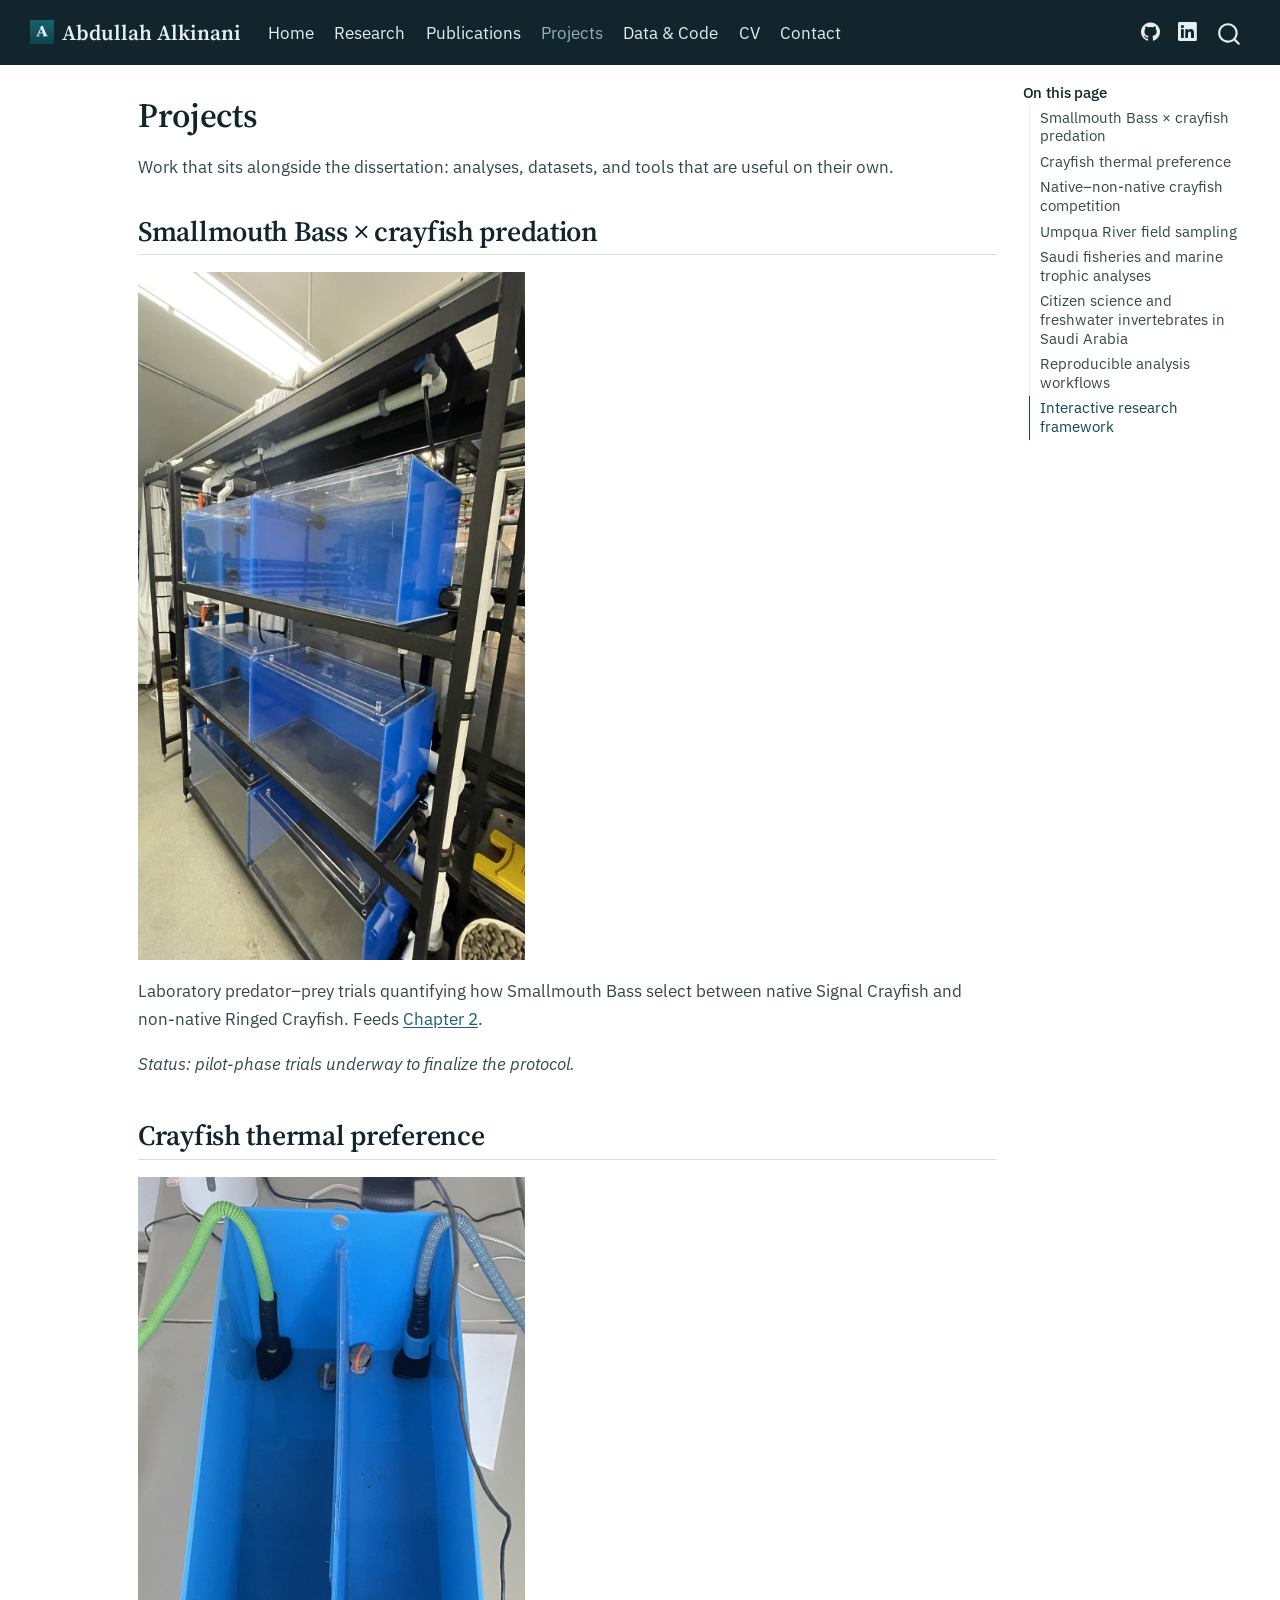
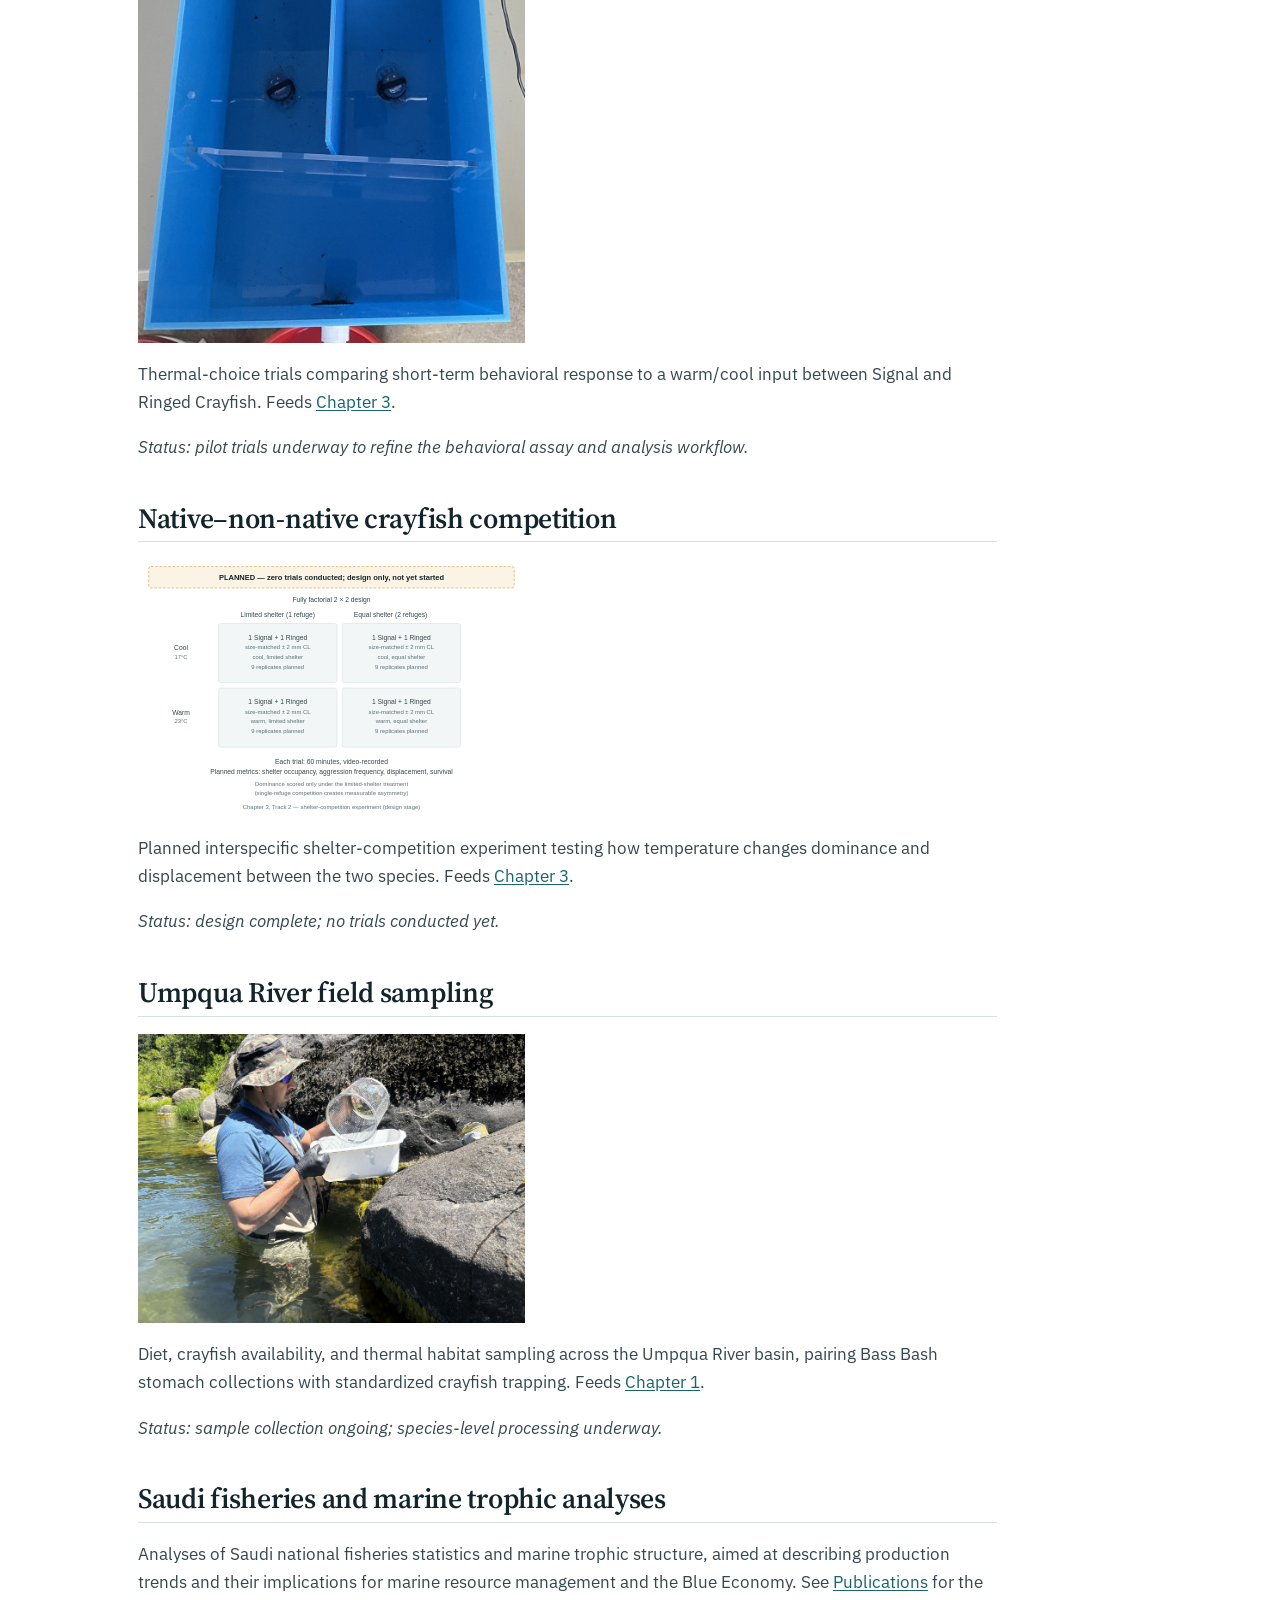
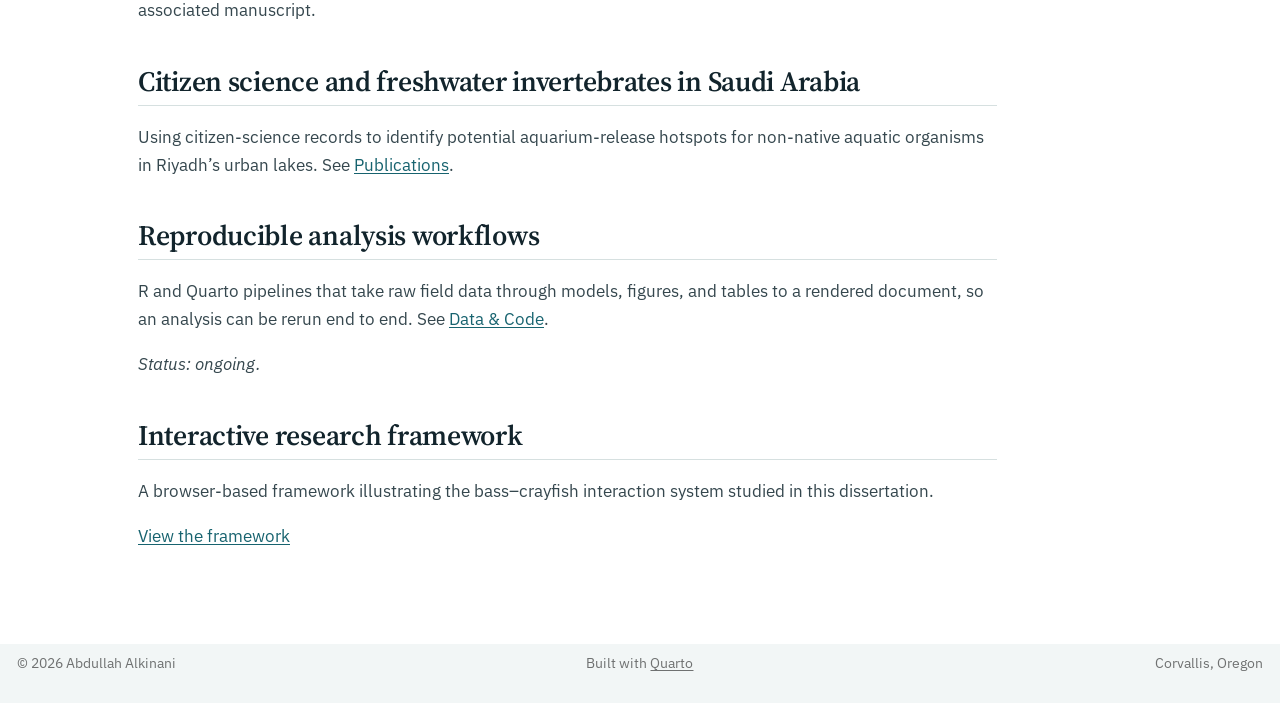
<file: projects.html>
<!DOCTYPE html>
<html xmlns="http://www.w3.org/1999/xhtml" lang="en" xml:lang="en"><head>

<meta charset="utf-8">
<meta name="generator" content="quarto-1.10.18">

<meta name="viewport" content="width=device-width, initial-scale=1.0, user-scalable=yes">

<meta name="description" content="Research projects, analyses, and tools by Abdullah Alkinani.">

<title>Projects – Abdullah Alkinani</title>
<style>
/* Default styles provided by pandoc.
** See https://pandoc.org/MANUAL.html#variables-for-html for config info.
*/
span.smallcaps{font-variant: small-caps;}
div.columns{display: flex; gap: 1.5em;}
div.column{flex: auto;}
@media screen {
div.columns{gap: min(4vw, 1.5em);}
div.column{overflow-x: auto;}
}
div.hanging-indent{margin-left: 1.5em; text-indent: -1.5em;}
ul.task-list{list-style: none;}
ul.task-list li input[type="checkbox"] {
  width: 0.8em;
  margin: 0 0.8em 0.2em -1em; /* quarto-specific, see https://github.com/quarto-dev/quarto-cli/issues/4556 */ 
  vertical-align: middle;
}
</style>


<script src="site_libs/quarto-nav/quarto-nav.js"></script>
<script src="site_libs/quarto-nav/headroom.min.js"></script>
<script src="site_libs/clipboard/clipboard.min.js"></script>
<script src="site_libs/quarto-search/autocomplete.umd.js"></script>
<script src="site_libs/quarto-search/fuse.min.js"></script>
<script src="site_libs/quarto-search/quarto-search.js"></script>
<meta name="quarto:offset" content="./">
<link href="./assets/favicon.png" rel="icon" type="image/png">
<script src="site_libs/quarto-html/quarto.js" type="module"></script>
<script src="site_libs/quarto-html/tabsets/tabsets.js" type="module"></script>
<script src="site_libs/quarto-html/popper.min.js"></script>
<script src="site_libs/quarto-html/tippy.umd.min.js"></script>
<script src="site_libs/quarto-html/anchor.min.js"></script>
<link href="site_libs/quarto-html/tippy.css" rel="stylesheet">
<link href="site_libs/quarto-html/quarto-syntax-highlighting-64a204ab8560d761af7679ceaba22944.css" rel="stylesheet" id="quarto-text-highlighting-styles">
<script src="site_libs/bootstrap/bootstrap.min.js"></script>
<link href="site_libs/bootstrap/bootstrap-icons.css" rel="stylesheet">
<link href="site_libs/bootstrap/bootstrap-17c1b9f2fdeb006bfae1201c0e63f869.min.css" rel="stylesheet" append-hash="true" id="quarto-bootstrap" data-mode="light">
<script id="quarto-search-options" type="application/json">{
  "location": "navbar",
  "copy-button": false,
  "collapse-after": 3,
  "panel-placement": "end",
  "type": "overlay",
  "limit": 50,
  "keyboard-shortcut": [
    "f",
    "/",
    "s"
  ],
  "show-item-context": false,
  "language": {
    "search-no-results-text": "No results",
    "search-matching-documents-text": "matching documents",
    "search-copy-link-title": "Copy link to search",
    "search-hide-matches-text": "Hide additional matches",
    "search-more-match-text": "more match in this document",
    "search-more-matches-text": "more matches in this document",
    "search-clear-button-title": "Clear",
    "search-text-placeholder": "",
    "search-detached-cancel-button-title": "Cancel",
    "search-submit-button-title": "Submit",
    "search-label": "Search"
  }
}</script>
<style>html{ scroll-behavior: smooth; }</style>
<link rel="preconnect" href="https://fonts.googleapis.com">
<link rel="preconnect" href="https://fonts.gstatic.com" crossorigin="">
<link href="https://fonts.googleapis.com/css2?family=IBM+Plex+Sans:wght@400;500;600&amp;family=Source+Serif+4:opsz,wght@8..60,400;8..60,600&amp;display=swap" rel="stylesheet">

<meta name="author" content="Abdullah Alkinani">
<meta name="keywords" content="Abdullah Alkinani, fisheries scientist, aquatic ecologist, freshwater ecology, biological invasions, invasive species, crayfish ecology, Smallmouth Bass, Faxonius neglectus, Pacifastacus leniusculus, predator-prey interactions, thermal ecology, behavioral ecology, Oregon State University">

<script type="application/ld+json">
{
  "@context": "https://schema.org",
  "@type": "Person",
  "name": "Abdullah Alkinani",
  "alternateName": "عبدالله الكناني",
  "jobTitle": ["Fisheries Scientist", "Aquatic Ecologist", "PhD Researcher"],
  "description": "Fisheries scientist and aquatic ecologist researching freshwater ecosystems, biological invasions, predator-prey interactions, and fish-crayfish ecology.",
  "url": "https://abdullahalkinani.org",
  "identifier": "https://orcid.org/0000-0003-3310-0668",
  "image": "https://abdullahalkinani.org/assets/profile.jpg",
  "affiliation": {
    "@type": "CollegeOrUniversity",
    "name": "Oregon State University",
    "department": "Department of Fisheries, Wildlife, and Conservation Sciences",
    "url": "https://oregonstate.edu"
  },
  "email": "mailto:alkinana@oregonstate.edu",
  "alumniOf": [
    {"@type": "CollegeOrUniversity", "name": "Flinders University", "url": "https://www.flinders.edu.au"},
    {"@type": "CollegeOrUniversity", "name": "King Khalid University", "url": "https://www.kku.edu.sa"}
  ],
  "workLocation": {
    "@type": "Place",
    "address": {
      "@type": "PostalAddress",
      "addressLocality": "Corvallis",
      "addressRegion": "OR",
      "addressCountry": "US"
    }
  },
  "knowsLanguage": ["en", "ar"],
  "knowsAbout": [
    "Fisheries Science",
    "Aquatic Ecology",
    "Freshwater Ecology",
    "Biological Invasions",
    "Invasive Species",
    "Crayfish Ecology",
    "Smallmouth Bass",
    "Predator-Prey Ecology",
    "Behavioral Ecology",
    "Thermal Ecology",
    "Experimental Design",
    "R"
  ],
  "sameAs": [
    "https://orcid.org/0000-0003-3310-0668",
    "https://scholar.google.com/citations?user=nAxie5oAAAAJ",
    "https://www.linkedin.com/in/abdullah-y-alkinani/",
    "https://fwcs.oregonstate.edu/directory/people/abdullah-alkinani",
    "https://www.researchgate.net/profile/Abdullah-Alkinani",
    "https://github.com/behes2024"
  ]
}
</script>
<link rel="canonical" href="https://abdullahalkinani.org/projects.html">


<meta property="og:title" content="Projects – Abdullah Alkinani">
<meta property="og:description" content="Research projects, analyses, and tools by Abdullah Alkinani.">
<meta property="og:image" content="https://abdullahalkinani.org/assets/images/lab/predator-prey-tank-system.jpg">
<meta property="og:site_name" content="Abdullah Alkinani">
<meta property="og:image:alt" content="A rack of blue opaque experimental tanks used for predator-prey trials.">
<meta name="twitter:title" content="Projects – Abdullah Alkinani">
<meta name="twitter:description" content="Research projects, analyses, and tools by Abdullah Alkinani.">
<meta name="twitter:image" content="https://abdullahalkinani.org/assets/images/lab/predator-prey-tank-system.jpg">
<meta name="twitter:image:alt" content="A rack of blue opaque experimental tanks used for predator-prey trials.">
<meta name="twitter:card" content="summary_large_image">
</head>

<body class="nav-fixed quarto-light">

<div id="quarto-search-results"></div>
  <header id="quarto-header" class="headroom fixed-top">
    <nav class="navbar navbar-expand-lg " data-bs-theme="dark">
      <div class="navbar-container container-fluid">
      <div class="navbar-brand-container mx-auto">
    <a href="./index.html" class="navbar-brand navbar-brand-logo">
    <img src="./assets/favicon.png" alt="" class="navbar-logo light-content">
    <img src="./assets/favicon.png" alt="" class="navbar-logo dark-content">
    </a>
    <a class="navbar-brand" href="./index.html">
    <span class="navbar-title">Abdullah Alkinani</span>
    </a>
  </div>
            <div id="quarto-search" class="" title="Search"></div>
          <button class="navbar-toggler" type="button" data-bs-toggle="collapse" data-bs-target="#navbarCollapse" aria-controls="navbarCollapse" role="menu" aria-expanded="false" aria-label="Toggle navigation" onclick="if (window.quartoToggleHeadroom) { window.quartoToggleHeadroom(); }">
  <span class="navbar-toggler-icon"></span>
</button>
          <div class="collapse navbar-collapse" id="navbarCollapse">
            <ul class="navbar-nav navbar-nav-scroll me-auto">
  <li class="nav-item">
    <a class="nav-link" href="./index.html"> 
<span class="menu-text">Home</span></a>
  </li>  
  <li class="nav-item">
    <a class="nav-link" href="./research.html"> 
<span class="menu-text">Research</span></a>
  </li>  
  <li class="nav-item">
    <a class="nav-link" href="./publications.html"> 
<span class="menu-text">Publications</span></a>
  </li>  
  <li class="nav-item">
    <a class="nav-link active" href="./projects.html" aria-current="page"> 
<span class="menu-text">Projects</span></a>
  </li>  
  <li class="nav-item">
    <a class="nav-link" href="./data-code.html"> 
<span class="menu-text">Data &amp; Code</span></a>
  </li>  
  <li class="nav-item">
    <a class="nav-link" href="./cv.html"> 
<span class="menu-text">CV</span></a>
  </li>  
  <li class="nav-item">
    <a class="nav-link" href="./contact.html"> 
<span class="menu-text">Contact</span></a>
  </li>  
</ul>
            <ul class="navbar-nav navbar-nav-scroll ms-auto">
  <li class="nav-item compact">
    <a class="nav-link" href="https://github.com/behes2024"> <i class="bi bi-github" role="img" aria-label="GitHub">
</i> 
<span class="menu-text"></span></a>
  </li>  
  <li class="nav-item compact">
    <a class="nav-link" href="https://www.linkedin.com/in/abdullah-y-alkinani/"> <i class="bi bi-linkedin" role="img" aria-label="LinkedIn">
</i> 
<span class="menu-text"></span></a>
  </li>  
</ul>
          </div> <!-- /navcollapse -->
            <div class="quarto-navbar-tools">
</div>
      </div> <!-- /container-fluid -->
    </nav>
</header>
<!-- content -->
<div id="quarto-content" class="quarto-container page-columns page-rows-contents page-layout-article page-navbar">
<!-- sidebar -->
<!-- margin-sidebar -->
    <div id="quarto-margin-sidebar" class="sidebar margin-sidebar">
        <nav id="TOC" role="doc-toc" class="toc-active">
    <h2 id="toc-title">On this page</h2>
   
  <ul>
  <li><a href="#smallmouth-bass-crayfish-predation" id="toc-smallmouth-bass-crayfish-predation" class="nav-link active" data-scroll-target="#smallmouth-bass-crayfish-predation">Smallmouth Bass × crayfish predation</a></li>
  <li><a href="#crayfish-thermal-preference" id="toc-crayfish-thermal-preference" class="nav-link" data-scroll-target="#crayfish-thermal-preference">Crayfish thermal preference</a></li>
  <li><a href="#nativenon-native-crayfish-competition" id="toc-nativenon-native-crayfish-competition" class="nav-link" data-scroll-target="#nativenon-native-crayfish-competition">Native–non-native crayfish competition</a></li>
  <li><a href="#umpqua-river-field-sampling" id="toc-umpqua-river-field-sampling" class="nav-link" data-scroll-target="#umpqua-river-field-sampling">Umpqua River field sampling</a></li>
  <li><a href="#saudi-fisheries-and-marine-trophic-analyses" id="toc-saudi-fisheries-and-marine-trophic-analyses" class="nav-link" data-scroll-target="#saudi-fisheries-and-marine-trophic-analyses">Saudi fisheries and marine trophic analyses</a></li>
  <li><a href="#citizen-science-and-freshwater-invertebrates-in-saudi-arabia" id="toc-citizen-science-and-freshwater-invertebrates-in-saudi-arabia" class="nav-link" data-scroll-target="#citizen-science-and-freshwater-invertebrates-in-saudi-arabia">Citizen science and freshwater invertebrates in Saudi Arabia</a></li>
  <li><a href="#reproducible-analysis-workflows" id="toc-reproducible-analysis-workflows" class="nav-link" data-scroll-target="#reproducible-analysis-workflows">Reproducible analysis workflows</a></li>
  <li><a href="#interactive-research-framework" id="toc-interactive-research-framework" class="nav-link" data-scroll-target="#interactive-research-framework">Interactive research framework</a></li>
  </ul>
</nav>
    </div>
<!-- main -->
<main class="content" id="quarto-document-content">

<header id="title-block-header" class="quarto-title-block default">
<div class="quarto-title">
<h1 class="title">Projects</h1>
</div>



<div class="quarto-title-meta">

    
  
    
  </div>
  


</header>


<p>Work that sits alongside the dissertation: analyses, datasets, and tools that are useful on their own.</p>
<section id="smallmouth-bass-crayfish-predation" class="level2">
<h2 class="anchored" data-anchor-id="smallmouth-bass-crayfish-predation">Smallmouth Bass × crayfish predation</h2>
<p><img src="assets/images/lab/predator-prey-tank-system.jpg" class="img-fluid" style="width:45.0%" alt="A rack of blue opaque experimental tanks used for predator-prey trials."></p>
<p>Laboratory predator–prey trials quantifying how Smallmouth Bass select between native Signal Crayfish and non-native Ringed Crayfish. Feeds <a href="./research.html#laboratory-predatorprey-trials-smallmouth-bass-and-crayfish">Chapter 2</a>.</p>
<p><em>Status: pilot-phase trials underway to finalize the protocol.</em></p>
</section>
<section id="crayfish-thermal-preference" class="level2">
<h2 class="anchored" data-anchor-id="crayfish-thermal-preference">Crayfish thermal preference</h2>
<p><img src="assets/images/lab/thermal-preference-apparatus.jpg" class="img-fluid" style="width:45.0%" alt="Overhead photo of the empty two-channel thermal-choice tank."></p>
<p>Thermal-choice trials comparing short-term behavioral response to a warm/cool input between Signal and Ringed Crayfish. Feeds <a href="./research.html#thermal-preference-and-shelter-competition-between-native-and-non-native-crayfish">Chapter 3</a>.</p>
<p><em>Status: pilot trials underway to refine the behavioral assay and analysis workflow.</em></p>
</section>
<section id="nativenon-native-crayfish-competition" class="level2">
<h2 class="anchored" data-anchor-id="nativenon-native-crayfish-competition">Native–non-native crayfish competition</h2>
<p><img src="assets/figures/ch3-competition-design.svg" class="img-fluid" style="width:45.0%" alt="Diagram of the planned 2 by 2 factorial shelter-competition design, marked as not yet started."></p>
<p>Planned interspecific shelter-competition experiment testing how temperature changes dominance and displacement between the two species. Feeds <a href="./research.html#thermal-preference-and-shelter-competition-between-native-and-non-native-crayfish">Chapter 3</a>.</p>
<p><em>Status: design complete; no trials conducted yet.</em></p>
</section>
<section id="umpqua-river-field-sampling" class="level2">
<h2 class="anchored" data-anchor-id="umpqua-river-field-sampling">Umpqua River field sampling</h2>
<p><img src="assets/images/field/abdullah-crayfish-sampling-river.jpg" class="img-fluid" style="width:45.0%" alt="A researcher wearing waders in a river, examining a mesh trap over a sorting tray."></p>
<p>Diet, crayfish availability, and thermal habitat sampling across the Umpqua River basin, pairing Bass Bash stomach collections with standardized crayfish trapping. Feeds <a href="./research.html#trophic-ecology-of-smallmouth-bass-in-two-oregon-rivers">Chapter 1</a>.</p>
<p><em>Status: sample collection ongoing; species-level processing underway.</em></p>
</section>
<section id="saudi-fisheries-and-marine-trophic-analyses" class="level2">
<h2 class="anchored" data-anchor-id="saudi-fisheries-and-marine-trophic-analyses">Saudi fisheries and marine trophic analyses</h2>
<p>Analyses of Saudi national fisheries statistics and marine trophic structure, aimed at describing production trends and their implications for marine resource management and the Blue Economy. See <a href="./publications.html">Publications</a> for the associated manuscript.</p>
</section>
<section id="citizen-science-and-freshwater-invertebrates-in-saudi-arabia" class="level2">
<h2 class="anchored" data-anchor-id="citizen-science-and-freshwater-invertebrates-in-saudi-arabia">Citizen science and freshwater invertebrates in Saudi Arabia</h2>
<p>Using citizen-science records to identify potential aquarium-release hotspots for non-native aquatic organisms in Riyadh’s urban lakes. See <a href="./publications.html">Publications</a>.</p>
</section>
<section id="reproducible-analysis-workflows" class="level2">
<h2 class="anchored" data-anchor-id="reproducible-analysis-workflows">Reproducible analysis workflows</h2>
<p>R and Quarto pipelines that take raw field data through models, figures, and tables to a rendered document, so an analysis can be rerun end to end. See <a href="./data-code.html">Data &amp; Code</a>.</p>
<p><em>Status: ongoing.</em></p>
</section>
<section id="interactive-research-framework" class="level2">
<h2 class="anchored" data-anchor-id="interactive-research-framework">Interactive research framework</h2>
<p>A browser-based framework illustrating the bass–crayfish interaction system studied in this dissertation.</p>
<p><a href="https://behes2024.github.io/bass-crayfish-framework/">View the framework</a></p>


</section>

</main> <!-- /main -->
<script id="quarto-html-after-body" type="application/javascript">
  window.document.addEventListener("DOMContentLoaded", function (event) {
    const icon = "";
    const anchorJS = new window.AnchorJS();
    anchorJS.options = {
      placement: 'right',
      icon: icon
    };
    anchorJS.add('.anchored');
    const isCodeAnnotation = (el) => {
      for (const clz of el.classList) {
        if (clz.startsWith('code-annotation-')) {                     
          return true;
        }
      }
      return false;
    }
    const onCopySuccess = function(e) {
      // button target
      const button = e.trigger;
      // don't keep focus
      button.blur();
      // flash "checked"
      button.classList.add('code-copy-button-checked');
      var currentTitle = button.getAttribute("title");
      button.setAttribute("title", "Copied!");
      let tooltip;
      if (window.bootstrap) {
        button.setAttribute("data-bs-toggle", "tooltip");
        button.setAttribute("data-bs-placement", "left");
        button.setAttribute("data-bs-title", "Copied!");
        tooltip = new bootstrap.Tooltip(button, 
          { trigger: "manual", 
            customClass: "code-copy-button-tooltip",
            offset: [0, -8]});
        tooltip.show();    
      }
      setTimeout(function() {
        if (tooltip) {
          tooltip.hide();
          button.removeAttribute("data-bs-title");
          button.removeAttribute("data-bs-toggle");
          button.removeAttribute("data-bs-placement");
        }
        button.setAttribute("title", currentTitle);
        button.classList.remove('code-copy-button-checked');
      }, 1000);
      // clear code selection
      e.clearSelection();
    }
    const getTextToCopy = function(trigger) {
      const outerScaffold = trigger.parentElement.cloneNode(true);
      const codeEl = outerScaffold.querySelector('code');
      for (const childEl of codeEl.children) {
        if (isCodeAnnotation(childEl)) {
          childEl.remove();
        }
      }
      return codeEl.innerText;
    }
    const clipboard = new window.ClipboardJS('.code-copy-button:not([data-in-quarto-modal])', {
      text: getTextToCopy
    });
    clipboard.on('success', onCopySuccess);
    if (window.document.getElementById('quarto-embedded-source-code-modal')) {
      const clipboardModal = new window.ClipboardJS('.code-copy-button[data-in-quarto-modal]', {
        text: getTextToCopy,
        container: window.document.getElementById('quarto-embedded-source-code-modal')
      });
      clipboardModal.on('success', onCopySuccess);
    }
      var localhostRegex = new RegExp(/^(?:http|https):\/\/localhost\:?[0-9]*\//);
      var mailtoRegex = new RegExp(/^mailto:/);
        var filterRegex = new RegExp("https:\/\/abdullahalkinani\.org");
      var isInternal = (href) => {
          return filterRegex.test(href) || localhostRegex.test(href) || mailtoRegex.test(href);
      }
      // Inspect non-navigation links and adorn them if external
     var links = window.document.querySelectorAll('a[href]:not(.nav-link):not(.navbar-brand):not(.toc-action):not(.sidebar-link):not(.sidebar-item-toggle):not(.pagination-link):not(.no-external):not([aria-hidden]):not(.dropdown-item):not(.quarto-navigation-tool):not(.about-link)');
      for (var i=0; i<links.length; i++) {
        const link = links[i];
        if (!isInternal(link.href)) {
          // undo the damage that might have been done by quarto-nav.js in the case of
          // links that we want to consider external
          if (link.dataset.originalHref !== undefined) {
            link.href = link.dataset.originalHref;
          }
            // target, if specified
            link.setAttribute("target", "_blank");
            if (link.getAttribute("rel") === null) {
              link.setAttribute("rel", "noopener");
            }
        }
      }
    function tippyHover(el, contentFn, onTriggerFn, onUntriggerFn) {
      const config = {
        allowHTML: true,
        maxWidth: 500,
        delay: 100,
        arrow: false,
        appendTo: function(el) {
            return el.parentElement;
        },
        interactive: true,
        interactiveBorder: 10,
        theme: 'quarto',
        placement: 'bottom-start',
      };
      if (contentFn) {
        config.content = contentFn;
      }
      if (onTriggerFn) {
        config.onTrigger = onTriggerFn;
      }
      if (onUntriggerFn) {
        config.onUntrigger = onUntriggerFn;
      }
      window.tippy(el, config); 
    }
    const noterefs = window.document.querySelectorAll('a[role="doc-noteref"]');
    for (var i=0; i<noterefs.length; i++) {
      const ref = noterefs[i];
      tippyHover(ref, function() {
        // use id or data attribute instead here
        let href = ref.getAttribute('data-footnote-href') || ref.getAttribute('href');
        try { href = new URL(href).hash; } catch {}
        const id = href.replace(/^#\/?/, "");
        const note = window.document.getElementById(id);
        if (note) {
          return note.innerHTML;
        } else {
          return "";
        }
      });
    }
    const xrefs = window.document.querySelectorAll('a.quarto-xref');
    const processXRef = (id, note) => {
      // Strip column container classes
      const stripColumnClz = (el) => {
        el.classList.remove("page-full", "page-columns");
        if (el.children) {
          for (const child of el.children) {
            stripColumnClz(child);
          }
        }
      }
      stripColumnClz(note)
      if (id === null || id.startsWith('sec-')) {
        // Special case sections, only their first couple elements
        const container = document.createElement("div");
        if (note.children && note.children.length > 2) {
          container.appendChild(note.children[0].cloneNode(true));
          for (let i = 1; i < note.children.length; i++) {
            const child = note.children[i];
            if (child.tagName === "P" && child.innerText === "") {
              continue;
            } else {
              container.appendChild(child.cloneNode(true));
              break;
            }
          }
          if (window.Quarto?.typesetMath) {
            window.Quarto.typesetMath(container);
          }
          return container.innerHTML
        } else {
          if (window.Quarto?.typesetMath) {
            window.Quarto.typesetMath(note);
          }
          return note.innerHTML;
        }
      } else {
        // Remove any anchor links if they are present
        const anchorLink = note.querySelector('a.anchorjs-link');
        if (anchorLink) {
          anchorLink.remove();
        }
        if (window.Quarto?.typesetMath) {
          window.Quarto.typesetMath(note);
        }
        if (note.classList.contains("callout")) {
          return note.outerHTML;
        } else {
          return note.innerHTML;
        }
      }
    }
    for (var i=0; i<xrefs.length; i++) {
      const xref = xrefs[i];
      tippyHover(xref, undefined, function(instance) {
        instance.disable();
        let url = xref.getAttribute('href');
        let hash = undefined; 
        if (url.startsWith('#')) {
          hash = url;
        } else {
          try { hash = new URL(url).hash; } catch {}
        }
        if (hash) {
          const id = hash.replace(/^#\/?/, "");
          const note = window.document.getElementById(id);
          if (note !== null) {
            try {
              const html = processXRef(id, note.cloneNode(true));
              instance.setContent(html);
            } finally {
              instance.enable();
              instance.show();
            }
          } else {
            // See if we can fetch this
            fetch(url.split('#')[0])
            .then(res => res.text())
            .then(html => {
              const parser = new DOMParser();
              const htmlDoc = parser.parseFromString(html, "text/html");
              const note = htmlDoc.getElementById(id);
              if (note !== null) {
                const html = processXRef(id, note);
                instance.setContent(html);
              } 
            }).finally(() => {
              instance.enable();
              instance.show();
            });
          }
        } else {
          // See if we can fetch a full url (with no hash to target)
          // This is a special case and we should probably do some content thinning / targeting
          fetch(url)
          .then(res => res.text())
          .then(html => {
            const parser = new DOMParser();
            const htmlDoc = parser.parseFromString(html, "text/html");
            const note = htmlDoc.querySelector('main.content');
            if (note !== null) {
              // This should only happen for chapter cross references
              // (since there is no id in the URL)
              // remove the first header
              if (note.children.length > 0 && note.children[0].tagName === "HEADER") {
                note.children[0].remove();
              }
              const html = processXRef(null, note);
              instance.setContent(html);
            } 
          }).finally(() => {
            instance.enable();
            instance.show();
          });
        }
      }, function(instance) {
      });
    }
        let selectedAnnoteEl;
        const selectorForAnnotation = ( cell, annotation) => {
          let cellAttr = 'data-code-cell="' + cell + '"';
          let lineAttr = 'data-code-annotation="' +  annotation + '"';
          const selector = 'span[' + cellAttr + '][' + lineAttr + ']';
          return selector;
        }
        const selectCodeLines = (annoteEl) => {
          const doc = window.document;
          const targetCell = annoteEl.getAttribute("data-target-cell");
          const targetAnnotation = annoteEl.getAttribute("data-target-annotation");
          const annoteSpan = window.document.querySelector(selectorForAnnotation(targetCell, targetAnnotation));
          const lines = annoteSpan.getAttribute("data-code-lines").split(",");
          const lineIds = lines.map((line) => {
            return targetCell + "-" + line;
          })
          let top = null;
          let height = null;
          let parent = null;
          if (lineIds.length > 0) {
              //compute the position of the single el (top and bottom and make a div)
              const el = window.document.getElementById(lineIds[0]);
              top = el.offsetTop;
              height = el.offsetHeight;
              parent = el.parentElement.parentElement;
            if (lineIds.length > 1) {
              const lastEl = window.document.getElementById(lineIds[lineIds.length - 1]);
              const bottom = lastEl.offsetTop + lastEl.offsetHeight;
              height = bottom - top;
            }
            if (top !== null && height !== null && parent !== null) {
              // cook up a div (if necessary) and position it 
              let div = window.document.getElementById("code-annotation-line-highlight");
              if (div === null) {
                div = window.document.createElement("div");
                div.setAttribute("id", "code-annotation-line-highlight");
                div.style.position = 'absolute';
                parent.appendChild(div);
              }
              div.style.top = top - 2 + "px";
              div.style.height = height + 4 + "px";
              div.style.left = 0;
              let gutterDiv = window.document.getElementById("code-annotation-line-highlight-gutter");
              if (gutterDiv === null) {
                gutterDiv = window.document.createElement("div");
                gutterDiv.setAttribute("id", "code-annotation-line-highlight-gutter");
                gutterDiv.style.position = 'absolute';
                const codeCell = window.document.getElementById(targetCell);
                const gutter = codeCell.querySelector('.code-annotation-gutter');
                gutter.appendChild(gutterDiv);
              }
              gutterDiv.style.top = top - 2 + "px";
              gutterDiv.style.height = height + 4 + "px";
            }
            selectedAnnoteEl = annoteEl;
          }
        };
        const unselectCodeLines = () => {
          const elementsIds = ["code-annotation-line-highlight", "code-annotation-line-highlight-gutter"];
          elementsIds.forEach((elId) => {
            const div = window.document.getElementById(elId);
            if (div) {
              div.remove();
            }
          });
          selectedAnnoteEl = undefined;
        };
          // Handle positioning of the toggle
      window.addEventListener(
        "resize",
        throttle(() => {
          elRect = undefined;
          if (selectedAnnoteEl) {
            selectCodeLines(selectedAnnoteEl);
          }
        }, 10)
      );
      function throttle(fn, ms) {
      let throttle = false;
      let timer;
        return (...args) => {
          if(!throttle) { // first call gets through
              fn.apply(this, args);
              throttle = true;
          } else { // all the others get throttled
              if(timer) clearTimeout(timer); // cancel #2
              timer = setTimeout(() => {
                fn.apply(this, args);
                timer = throttle = false;
              }, ms);
          }
        };
      }
        // Attach click handler to the DT
        const annoteDls = window.document.querySelectorAll('dt[data-target-cell]');
        for (const annoteDlNode of annoteDls) {
          annoteDlNode.addEventListener('click', (event) => {
            const clickedEl = event.target;
            if (clickedEl !== selectedAnnoteEl) {
              unselectCodeLines();
              const activeEl = window.document.querySelector('dt[data-target-cell].code-annotation-active');
              if (activeEl) {
                activeEl.classList.remove('code-annotation-active');
              }
              selectCodeLines(clickedEl);
              clickedEl.classList.add('code-annotation-active');
            } else {
              // Unselect the line
              unselectCodeLines();
              clickedEl.classList.remove('code-annotation-active');
            }
          });
        }
    const findCites = (el) => {
      const parentEl = el.parentElement;
      if (parentEl) {
        const cites = parentEl.dataset.cites;
        if (cites) {
          return {
            el,
            cites: cites.split(' ')
          };
        } else {
          return findCites(el.parentElement)
        }
      } else {
        return undefined;
      }
    };
    var bibliorefs = window.document.querySelectorAll('a[role="doc-biblioref"]');
    for (var i=0; i<bibliorefs.length; i++) {
      const ref = bibliorefs[i];
      const citeInfo = findCites(ref);
      if (citeInfo) {
        tippyHover(citeInfo.el, function() {
          var popup = window.document.createElement('div');
          citeInfo.cites.forEach(function(cite) {
            var citeDiv = window.document.createElement('div');
            citeDiv.classList.add('hanging-indent');
            citeDiv.classList.add('csl-entry');
            var biblioDiv = window.document.getElementById('ref-' + cite);
            if (biblioDiv) {
              citeDiv.innerHTML = biblioDiv.innerHTML;
            }
            popup.appendChild(citeDiv);
          });
          return popup.innerHTML;
        });
      }
    }
  });
  </script>
</div> <!-- /content -->
<footer class="footer">
  <div class="nav-footer">
    <div class="nav-footer-left">
<p>© 2026 Abdullah Alkinani</p>
</div>   
    <div class="nav-footer-center">
<p>Built with <a href="https://quarto.org">Quarto</a></p>
</div>
    <div class="nav-footer-right">
<p>Corvallis, Oregon</p>
</div>
  </div>
</footer>




<script src="site_libs/quarto-html/zenscroll-min.js"></script>
</body></html>
</file>
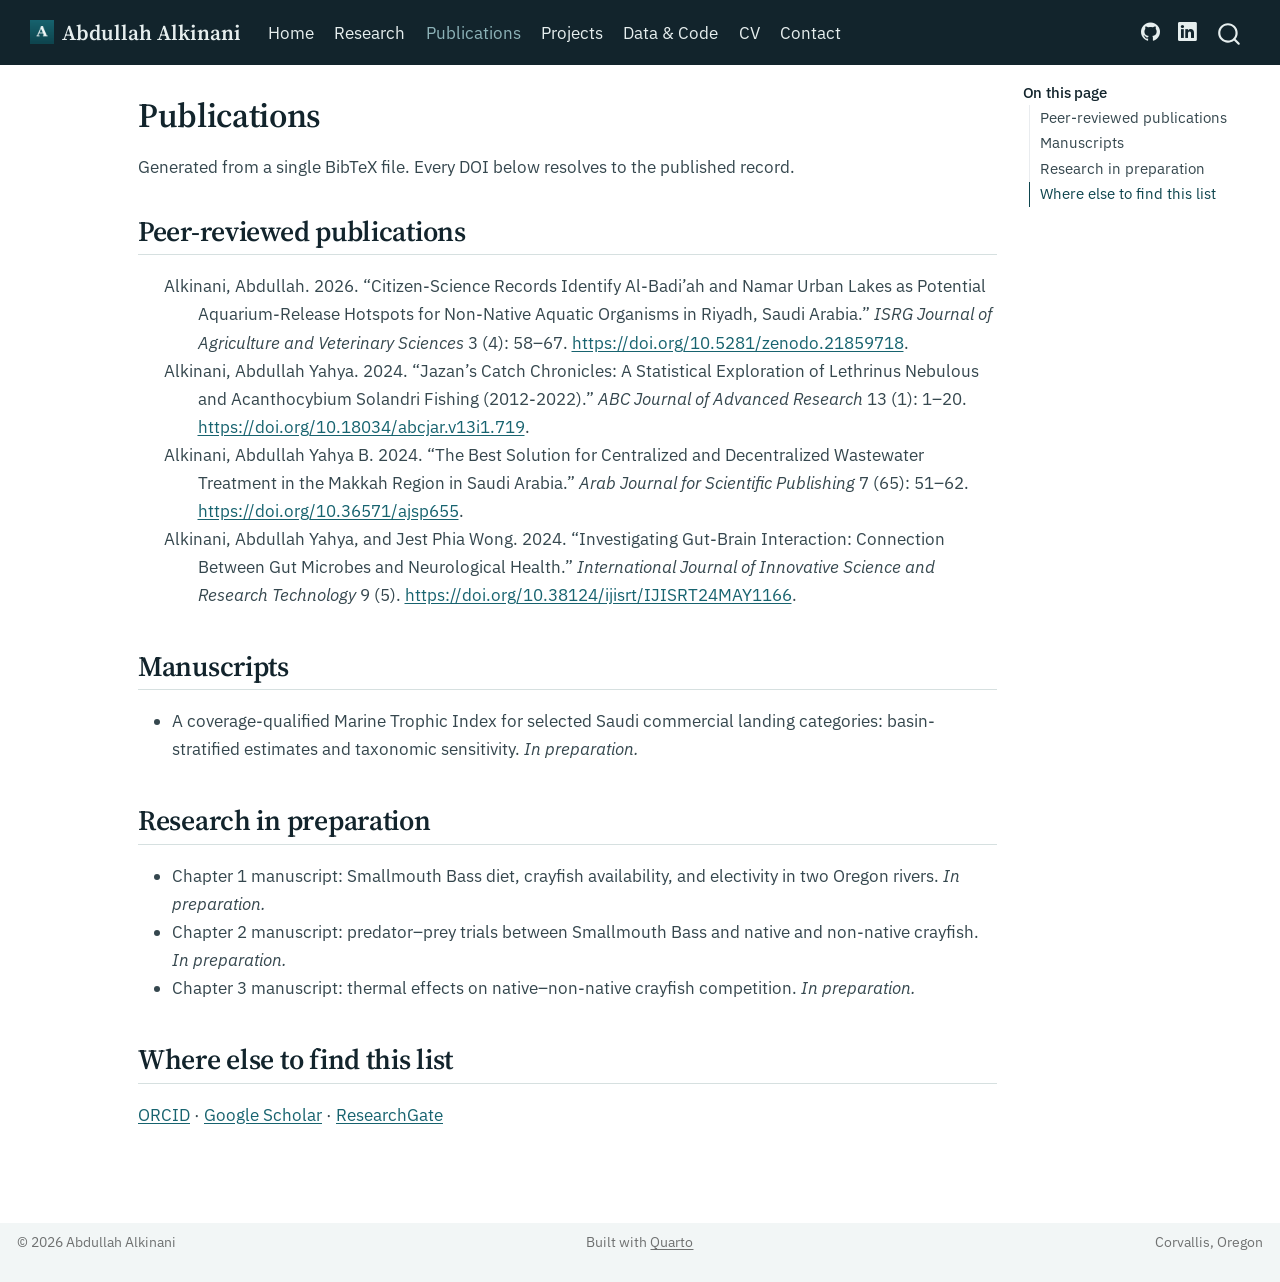
<file: publications.html>
<!DOCTYPE html>
<html xmlns="http://www.w3.org/1999/xhtml" lang="en" xml:lang="en"><head>

<meta charset="utf-8">
<meta name="generator" content="quarto-1.10.18">

<meta name="viewport" content="width=device-width, initial-scale=1.0, user-scalable=yes">

<meta name="description" content="Peer-reviewed publications and manuscripts by Abdullah Alkinani on fisheries, aquatic invasions, and environmental management.">

<title>Publications – Abdullah Alkinani</title>
<style>
/* Default styles provided by pandoc.
** See https://pandoc.org/MANUAL.html#variables-for-html for config info.
*/
span.smallcaps{font-variant: small-caps;}
div.columns{display: flex; gap: 1.5em;}
div.column{flex: auto;}
@media screen {
div.columns{gap: min(4vw, 1.5em);}
div.column{overflow-x: auto;}
}
div.hanging-indent{margin-left: 1.5em; text-indent: -1.5em;}
ul.task-list{list-style: none;}
ul.task-list li input[type="checkbox"] {
  width: 0.8em;
  margin: 0 0.8em 0.2em -1em; /* quarto-specific, see https://github.com/quarto-dev/quarto-cli/issues/4556 */ 
  vertical-align: middle;
}
/* CSS for citations */
div.csl-bib-body { }
div.csl-entry {
  clear: both;
}
.hanging-indent div.csl-entry {
  margin-left:2em;
  text-indent:-2em;
}
div.csl-left-margin {
  min-width:2em;
  float:left;
}
div.csl-right-inline {
  margin-left:2em;
  padding-left:1em;
}
div.csl-indent {
  margin-left: 2em;
}</style>


<script src="site_libs/quarto-nav/quarto-nav.js"></script>
<script src="site_libs/quarto-nav/headroom.min.js"></script>
<script src="site_libs/clipboard/clipboard.min.js"></script>
<script src="site_libs/quarto-search/autocomplete.umd.js"></script>
<script src="site_libs/quarto-search/fuse.min.js"></script>
<script src="site_libs/quarto-search/quarto-search.js"></script>
<meta name="quarto:offset" content="./">
<link href="./assets/favicon.png" rel="icon" type="image/png">
<script src="site_libs/quarto-html/quarto.js" type="module"></script>
<script src="site_libs/quarto-html/tabsets/tabsets.js" type="module"></script>
<script src="site_libs/quarto-html/popper.min.js"></script>
<script src="site_libs/quarto-html/tippy.umd.min.js"></script>
<script src="site_libs/quarto-html/anchor.min.js"></script>
<link href="site_libs/quarto-html/tippy.css" rel="stylesheet">
<link href="site_libs/quarto-html/quarto-syntax-highlighting-64a204ab8560d761af7679ceaba22944.css" rel="stylesheet" id="quarto-text-highlighting-styles">
<script src="site_libs/bootstrap/bootstrap.min.js"></script>
<link href="site_libs/bootstrap/bootstrap-icons.css" rel="stylesheet">
<link href="site_libs/bootstrap/bootstrap-17c1b9f2fdeb006bfae1201c0e63f869.min.css" rel="stylesheet" append-hash="true" id="quarto-bootstrap" data-mode="light">
<script id="quarto-search-options" type="application/json">{
  "location": "navbar",
  "copy-button": false,
  "collapse-after": 3,
  "panel-placement": "end",
  "type": "overlay",
  "limit": 50,
  "keyboard-shortcut": [
    "f",
    "/",
    "s"
  ],
  "show-item-context": false,
  "language": {
    "search-no-results-text": "No results",
    "search-matching-documents-text": "matching documents",
    "search-copy-link-title": "Copy link to search",
    "search-hide-matches-text": "Hide additional matches",
    "search-more-match-text": "more match in this document",
    "search-more-matches-text": "more matches in this document",
    "search-clear-button-title": "Clear",
    "search-text-placeholder": "",
    "search-detached-cancel-button-title": "Cancel",
    "search-submit-button-title": "Submit",
    "search-label": "Search"
  }
}</script>
<style>html{ scroll-behavior: smooth; }</style>
<link rel="preconnect" href="https://fonts.googleapis.com">
<link rel="preconnect" href="https://fonts.gstatic.com" crossorigin="">
<link href="https://fonts.googleapis.com/css2?family=IBM+Plex+Sans:wght@400;500;600&amp;family=Source+Serif+4:opsz,wght@8..60,400;8..60,600&amp;display=swap" rel="stylesheet">

<meta name="author" content="Abdullah Alkinani">
<meta name="keywords" content="Abdullah Alkinani, fisheries scientist, aquatic ecologist, freshwater ecology, biological invasions, invasive species, crayfish ecology, Smallmouth Bass, Faxonius neglectus, Pacifastacus leniusculus, predator-prey interactions, thermal ecology, behavioral ecology, Oregon State University">

<script type="application/ld+json">
{
  "@context": "https://schema.org",
  "@type": "Person",
  "name": "Abdullah Alkinani",
  "alternateName": "عبدالله الكناني",
  "jobTitle": ["Fisheries Scientist", "Aquatic Ecologist", "PhD Researcher"],
  "description": "Fisheries scientist and aquatic ecologist researching freshwater ecosystems, biological invasions, predator-prey interactions, and fish-crayfish ecology.",
  "url": "https://abdullahalkinani.org",
  "identifier": "https://orcid.org/0000-0003-3310-0668",
  "image": "https://abdullahalkinani.org/assets/profile.jpg",
  "affiliation": {
    "@type": "CollegeOrUniversity",
    "name": "Oregon State University",
    "department": "Department of Fisheries, Wildlife, and Conservation Sciences",
    "url": "https://oregonstate.edu"
  },
  "email": "mailto:alkinana@oregonstate.edu",
  "alumniOf": [
    {"@type": "CollegeOrUniversity", "name": "Flinders University", "url": "https://www.flinders.edu.au"},
    {"@type": "CollegeOrUniversity", "name": "King Khalid University", "url": "https://www.kku.edu.sa"}
  ],
  "workLocation": {
    "@type": "Place",
    "address": {
      "@type": "PostalAddress",
      "addressLocality": "Corvallis",
      "addressRegion": "OR",
      "addressCountry": "US"
    }
  },
  "knowsLanguage": ["en", "ar"],
  "knowsAbout": [
    "Fisheries Science",
    "Aquatic Ecology",
    "Freshwater Ecology",
    "Biological Invasions",
    "Invasive Species",
    "Crayfish Ecology",
    "Smallmouth Bass",
    "Predator-Prey Ecology",
    "Behavioral Ecology",
    "Thermal Ecology",
    "Experimental Design",
    "R"
  ],
  "sameAs": [
    "https://orcid.org/0000-0003-3310-0668",
    "https://scholar.google.com/citations?user=nAxie5oAAAAJ",
    "https://www.linkedin.com/in/abdullah-y-alkinani/",
    "https://fwcs.oregonstate.edu/directory/people/abdullah-alkinani",
    "https://www.researchgate.net/profile/Abdullah-Alkinani",
    "https://github.com/behes2024"
  ]
}
</script>
<link rel="canonical" href="https://abdullahalkinani.org/publications.html">


<meta property="og:title" content="Publications – Abdullah Alkinani">
<meta property="og:description" content="Peer-reviewed publications and manuscripts by Abdullah Alkinani on fisheries, aquatic invasions, and environmental management.">
<meta property="og:image" content="https://abdullahalkinani.org/assets/profile.jpg">
<meta property="og:site_name" content="Abdullah Alkinani">
<meta property="og:image:alt" content="Portrait of Abdullah Alkinani, fisheries scientist and aquatic ecologist">
<meta name="twitter:title" content="Publications – Abdullah Alkinani">
<meta name="twitter:description" content="Peer-reviewed publications and manuscripts by Abdullah Alkinani on fisheries, aquatic invasions, and environmental management.">
<meta name="twitter:image" content="https://abdullahalkinani.org/assets/profile.jpg">
<meta name="twitter:image:alt" content="Portrait of Abdullah Alkinani, fisheries scientist and aquatic ecologist">
<meta name="twitter:card" content="summary_large_image">
</head>

<body class="nav-fixed quarto-light">

<div id="quarto-search-results"></div>
  <header id="quarto-header" class="headroom fixed-top">
    <nav class="navbar navbar-expand-lg " data-bs-theme="dark">
      <div class="navbar-container container-fluid">
      <div class="navbar-brand-container mx-auto">
    <a href="./index.html" class="navbar-brand navbar-brand-logo">
    <img src="./assets/favicon.png" alt="" class="navbar-logo light-content">
    <img src="./assets/favicon.png" alt="" class="navbar-logo dark-content">
    </a>
    <a class="navbar-brand" href="./index.html">
    <span class="navbar-title">Abdullah Alkinani</span>
    </a>
  </div>
            <div id="quarto-search" class="" title="Search"></div>
          <button class="navbar-toggler" type="button" data-bs-toggle="collapse" data-bs-target="#navbarCollapse" aria-controls="navbarCollapse" role="menu" aria-expanded="false" aria-label="Toggle navigation" onclick="if (window.quartoToggleHeadroom) { window.quartoToggleHeadroom(); }">
  <span class="navbar-toggler-icon"></span>
</button>
          <div class="collapse navbar-collapse" id="navbarCollapse">
            <ul class="navbar-nav navbar-nav-scroll me-auto">
  <li class="nav-item">
    <a class="nav-link" href="./index.html"> 
<span class="menu-text">Home</span></a>
  </li>  
  <li class="nav-item">
    <a class="nav-link" href="./research.html"> 
<span class="menu-text">Research</span></a>
  </li>  
  <li class="nav-item">
    <a class="nav-link active" href="./publications.html" aria-current="page"> 
<span class="menu-text">Publications</span></a>
  </li>  
  <li class="nav-item">
    <a class="nav-link" href="./projects.html"> 
<span class="menu-text">Projects</span></a>
  </li>  
  <li class="nav-item">
    <a class="nav-link" href="./data-code.html"> 
<span class="menu-text">Data &amp; Code</span></a>
  </li>  
  <li class="nav-item">
    <a class="nav-link" href="./cv.html"> 
<span class="menu-text">CV</span></a>
  </li>  
  <li class="nav-item">
    <a class="nav-link" href="./contact.html"> 
<span class="menu-text">Contact</span></a>
  </li>  
</ul>
            <ul class="navbar-nav navbar-nav-scroll ms-auto">
  <li class="nav-item compact">
    <a class="nav-link" href="https://github.com/behes2024"> <i class="bi bi-github" role="img" aria-label="GitHub">
</i> 
<span class="menu-text"></span></a>
  </li>  
  <li class="nav-item compact">
    <a class="nav-link" href="https://www.linkedin.com/in/abdullah-y-alkinani/"> <i class="bi bi-linkedin" role="img" aria-label="LinkedIn">
</i> 
<span class="menu-text"></span></a>
  </li>  
</ul>
          </div> <!-- /navcollapse -->
            <div class="quarto-navbar-tools">
</div>
      </div> <!-- /container-fluid -->
    </nav>
</header>
<!-- content -->
<div id="quarto-content" class="quarto-container page-columns page-rows-contents page-layout-article page-navbar">
<!-- sidebar -->
<!-- margin-sidebar -->
    <div id="quarto-margin-sidebar" class="sidebar margin-sidebar">
        <nav id="TOC" role="doc-toc" class="toc-active">
    <h2 id="toc-title">On this page</h2>
   
  <ul>
  <li><a href="#peer-reviewed-publications" id="toc-peer-reviewed-publications" class="nav-link active" data-scroll-target="#peer-reviewed-publications">Peer-reviewed publications</a></li>
  <li><a href="#manuscripts" id="toc-manuscripts" class="nav-link" data-scroll-target="#manuscripts">Manuscripts</a></li>
  <li><a href="#research-in-preparation" id="toc-research-in-preparation" class="nav-link" data-scroll-target="#research-in-preparation">Research in preparation</a></li>
  <li><a href="#where-else-to-find-this-list" id="toc-where-else-to-find-this-list" class="nav-link" data-scroll-target="#where-else-to-find-this-list">Where else to find this list</a></li>
  </ul>
</nav>
    </div>
<!-- main -->
<main class="content" id="quarto-document-content">

<header id="title-block-header" class="quarto-title-block default">
<div class="quarto-title">
<h1 class="title">Publications</h1>
</div>



<div class="quarto-title-meta">

    
  
    
  </div>
  


</header>


<p>Generated from a single BibTeX file. Every DOI below resolves to the published record.</p>
<section id="peer-reviewed-publications" class="level2">
<h2 class="anchored" data-anchor-id="peer-reviewed-publications">Peer-reviewed publications</h2>
<div id="refs" class="references csl-bib-body hanging-indent" role="list">
<div id="ref-alkinani2026citizen" class="csl-entry" role="listitem">
Alkinani, Abdullah. 2026. <span>“Citizen-Science Records Identify Al-Badi’ah and Namar Urban Lakes as Potential Aquarium-Release Hotspots for Non-Native Aquatic Organisms in Riyadh, Saudi Arabia.”</span> <em>ISRG Journal of Agriculture and Veterinary Sciences</em> 3 (4): 58–67. <a href="https://doi.org/10.5281/zenodo.21859718">https://doi.org/10.5281/zenodo.21859718</a>.
</div>
<div id="ref-alkinani2024jazan" class="csl-entry" role="listitem">
Alkinani, Abdullah Yahya. 2024. <span>“Jazan’s Catch Chronicles: A Statistical Exploration of Lethrinus Nebulous and Acanthocybium Solandri Fishing (2012-2022).”</span> <em>ABC Journal of Advanced Research</em> 13 (1): 1–20. <a href="https://doi.org/10.18034/abcjar.v13i1.719">https://doi.org/10.18034/abcjar.v13i1.719</a>.
</div>
<div id="ref-alkinani2024wastewater" class="csl-entry" role="listitem">
Alkinani, Abdullah Yahya B. 2024. <span>“The Best Solution for Centralized and Decentralized Wastewater Treatment in the Makkah Region in Saudi Arabia.”</span> <em>Arab Journal for Scientific Publishing</em> 7 (65): 51–62. <a href="https://doi.org/10.36571/ajsp655">https://doi.org/10.36571/ajsp655</a>.
</div>
<div id="ref-alkinani2024gutbrain" class="csl-entry" role="listitem">
Alkinani, Abdullah Yahya, and Jest Phia Wong. 2024. <span>“Investigating Gut-Brain Interaction: Connection Between Gut Microbes and Neurological Health.”</span> <em>International Journal of Innovative Science and Research Technology</em> 9 (5). <a href="https://doi.org/10.38124/ijisrt/IJISRT24MAY1166">https://doi.org/10.38124/ijisrt/IJISRT24MAY1166</a>.
</div>
</div>
</section>
<section id="manuscripts" class="level2">
<h2 class="anchored" data-anchor-id="manuscripts">Manuscripts</h2>
<ul>
<li>A coverage-qualified Marine Trophic Index for selected Saudi commercial landing categories: basin-stratified estimates and taxonomic sensitivity. <em>In preparation.</em></li>
</ul>
</section>
<section id="research-in-preparation" class="level2">
<h2 class="anchored" data-anchor-id="research-in-preparation">Research in preparation</h2>
<ul>
<li>Chapter 1 manuscript: Smallmouth Bass diet, crayfish availability, and electivity in two Oregon rivers. <em>In preparation.</em></li>
<li>Chapter 2 manuscript: predator–prey trials between Smallmouth Bass and native and non-native crayfish. <em>In preparation.</em></li>
<li>Chapter 3 manuscript: thermal effects on native–non-native crayfish competition. <em>In preparation.</em></li>
</ul>
</section>
<section id="where-else-to-find-this-list" class="level2">
<h2 class="anchored" data-anchor-id="where-else-to-find-this-list">Where else to find this list</h2>
<p><a href="https://orcid.org/0000-0003-3310-0668">ORCID</a> · <a href="https://scholar.google.com/citations?user=nAxie5oAAAAJ">Google Scholar</a> · <a href="https://www.researchgate.net/profile/Abdullah-Alkinani">ResearchGate</a></p>


</section>

</main> <!-- /main -->
<script id="quarto-html-after-body" type="application/javascript">
  window.document.addEventListener("DOMContentLoaded", function (event) {
    const icon = "";
    const anchorJS = new window.AnchorJS();
    anchorJS.options = {
      placement: 'right',
      icon: icon
    };
    anchorJS.add('.anchored');
    const isCodeAnnotation = (el) => {
      for (const clz of el.classList) {
        if (clz.startsWith('code-annotation-')) {                     
          return true;
        }
      }
      return false;
    }
    const onCopySuccess = function(e) {
      // button target
      const button = e.trigger;
      // don't keep focus
      button.blur();
      // flash "checked"
      button.classList.add('code-copy-button-checked');
      var currentTitle = button.getAttribute("title");
      button.setAttribute("title", "Copied!");
      let tooltip;
      if (window.bootstrap) {
        button.setAttribute("data-bs-toggle", "tooltip");
        button.setAttribute("data-bs-placement", "left");
        button.setAttribute("data-bs-title", "Copied!");
        tooltip = new bootstrap.Tooltip(button, 
          { trigger: "manual", 
            customClass: "code-copy-button-tooltip",
            offset: [0, -8]});
        tooltip.show();    
      }
      setTimeout(function() {
        if (tooltip) {
          tooltip.hide();
          button.removeAttribute("data-bs-title");
          button.removeAttribute("data-bs-toggle");
          button.removeAttribute("data-bs-placement");
        }
        button.setAttribute("title", currentTitle);
        button.classList.remove('code-copy-button-checked');
      }, 1000);
      // clear code selection
      e.clearSelection();
    }
    const getTextToCopy = function(trigger) {
      const outerScaffold = trigger.parentElement.cloneNode(true);
      const codeEl = outerScaffold.querySelector('code');
      for (const childEl of codeEl.children) {
        if (isCodeAnnotation(childEl)) {
          childEl.remove();
        }
      }
      return codeEl.innerText;
    }
    const clipboard = new window.ClipboardJS('.code-copy-button:not([data-in-quarto-modal])', {
      text: getTextToCopy
    });
    clipboard.on('success', onCopySuccess);
    if (window.document.getElementById('quarto-embedded-source-code-modal')) {
      const clipboardModal = new window.ClipboardJS('.code-copy-button[data-in-quarto-modal]', {
        text: getTextToCopy,
        container: window.document.getElementById('quarto-embedded-source-code-modal')
      });
      clipboardModal.on('success', onCopySuccess);
    }
      var localhostRegex = new RegExp(/^(?:http|https):\/\/localhost\:?[0-9]*\//);
      var mailtoRegex = new RegExp(/^mailto:/);
        var filterRegex = new RegExp("https:\/\/abdullahalkinani\.org");
      var isInternal = (href) => {
          return filterRegex.test(href) || localhostRegex.test(href) || mailtoRegex.test(href);
      }
      // Inspect non-navigation links and adorn them if external
     var links = window.document.querySelectorAll('a[href]:not(.nav-link):not(.navbar-brand):not(.toc-action):not(.sidebar-link):not(.sidebar-item-toggle):not(.pagination-link):not(.no-external):not([aria-hidden]):not(.dropdown-item):not(.quarto-navigation-tool):not(.about-link)');
      for (var i=0; i<links.length; i++) {
        const link = links[i];
        if (!isInternal(link.href)) {
          // undo the damage that might have been done by quarto-nav.js in the case of
          // links that we want to consider external
          if (link.dataset.originalHref !== undefined) {
            link.href = link.dataset.originalHref;
          }
            // target, if specified
            link.setAttribute("target", "_blank");
            if (link.getAttribute("rel") === null) {
              link.setAttribute("rel", "noopener");
            }
        }
      }
    function tippyHover(el, contentFn, onTriggerFn, onUntriggerFn) {
      const config = {
        allowHTML: true,
        maxWidth: 500,
        delay: 100,
        arrow: false,
        appendTo: function(el) {
            return el.parentElement;
        },
        interactive: true,
        interactiveBorder: 10,
        theme: 'quarto',
        placement: 'bottom-start',
      };
      if (contentFn) {
        config.content = contentFn;
      }
      if (onTriggerFn) {
        config.onTrigger = onTriggerFn;
      }
      if (onUntriggerFn) {
        config.onUntrigger = onUntriggerFn;
      }
      window.tippy(el, config); 
    }
    const noterefs = window.document.querySelectorAll('a[role="doc-noteref"]');
    for (var i=0; i<noterefs.length; i++) {
      const ref = noterefs[i];
      tippyHover(ref, function() {
        // use id or data attribute instead here
        let href = ref.getAttribute('data-footnote-href') || ref.getAttribute('href');
        try { href = new URL(href).hash; } catch {}
        const id = href.replace(/^#\/?/, "");
        const note = window.document.getElementById(id);
        if (note) {
          return note.innerHTML;
        } else {
          return "";
        }
      });
    }
    const xrefs = window.document.querySelectorAll('a.quarto-xref');
    const processXRef = (id, note) => {
      // Strip column container classes
      const stripColumnClz = (el) => {
        el.classList.remove("page-full", "page-columns");
        if (el.children) {
          for (const child of el.children) {
            stripColumnClz(child);
          }
        }
      }
      stripColumnClz(note)
      if (id === null || id.startsWith('sec-')) {
        // Special case sections, only their first couple elements
        const container = document.createElement("div");
        if (note.children && note.children.length > 2) {
          container.appendChild(note.children[0].cloneNode(true));
          for (let i = 1; i < note.children.length; i++) {
            const child = note.children[i];
            if (child.tagName === "P" && child.innerText === "") {
              continue;
            } else {
              container.appendChild(child.cloneNode(true));
              break;
            }
          }
          if (window.Quarto?.typesetMath) {
            window.Quarto.typesetMath(container);
          }
          return container.innerHTML
        } else {
          if (window.Quarto?.typesetMath) {
            window.Quarto.typesetMath(note);
          }
          return note.innerHTML;
        }
      } else {
        // Remove any anchor links if they are present
        const anchorLink = note.querySelector('a.anchorjs-link');
        if (anchorLink) {
          anchorLink.remove();
        }
        if (window.Quarto?.typesetMath) {
          window.Quarto.typesetMath(note);
        }
        if (note.classList.contains("callout")) {
          return note.outerHTML;
        } else {
          return note.innerHTML;
        }
      }
    }
    for (var i=0; i<xrefs.length; i++) {
      const xref = xrefs[i];
      tippyHover(xref, undefined, function(instance) {
        instance.disable();
        let url = xref.getAttribute('href');
        let hash = undefined; 
        if (url.startsWith('#')) {
          hash = url;
        } else {
          try { hash = new URL(url).hash; } catch {}
        }
        if (hash) {
          const id = hash.replace(/^#\/?/, "");
          const note = window.document.getElementById(id);
          if (note !== null) {
            try {
              const html = processXRef(id, note.cloneNode(true));
              instance.setContent(html);
            } finally {
              instance.enable();
              instance.show();
            }
          } else {
            // See if we can fetch this
            fetch(url.split('#')[0])
            .then(res => res.text())
            .then(html => {
              const parser = new DOMParser();
              const htmlDoc = parser.parseFromString(html, "text/html");
              const note = htmlDoc.getElementById(id);
              if (note !== null) {
                const html = processXRef(id, note);
                instance.setContent(html);
              } 
            }).finally(() => {
              instance.enable();
              instance.show();
            });
          }
        } else {
          // See if we can fetch a full url (with no hash to target)
          // This is a special case and we should probably do some content thinning / targeting
          fetch(url)
          .then(res => res.text())
          .then(html => {
            const parser = new DOMParser();
            const htmlDoc = parser.parseFromString(html, "text/html");
            const note = htmlDoc.querySelector('main.content');
            if (note !== null) {
              // This should only happen for chapter cross references
              // (since there is no id in the URL)
              // remove the first header
              if (note.children.length > 0 && note.children[0].tagName === "HEADER") {
                note.children[0].remove();
              }
              const html = processXRef(null, note);
              instance.setContent(html);
            } 
          }).finally(() => {
            instance.enable();
            instance.show();
          });
        }
      }, function(instance) {
      });
    }
        let selectedAnnoteEl;
        const selectorForAnnotation = ( cell, annotation) => {
          let cellAttr = 'data-code-cell="' + cell + '"';
          let lineAttr = 'data-code-annotation="' +  annotation + '"';
          const selector = 'span[' + cellAttr + '][' + lineAttr + ']';
          return selector;
        }
        const selectCodeLines = (annoteEl) => {
          const doc = window.document;
          const targetCell = annoteEl.getAttribute("data-target-cell");
          const targetAnnotation = annoteEl.getAttribute("data-target-annotation");
          const annoteSpan = window.document.querySelector(selectorForAnnotation(targetCell, targetAnnotation));
          const lines = annoteSpan.getAttribute("data-code-lines").split(",");
          const lineIds = lines.map((line) => {
            return targetCell + "-" + line;
          })
          let top = null;
          let height = null;
          let parent = null;
          if (lineIds.length > 0) {
              //compute the position of the single el (top and bottom and make a div)
              const el = window.document.getElementById(lineIds[0]);
              top = el.offsetTop;
              height = el.offsetHeight;
              parent = el.parentElement.parentElement;
            if (lineIds.length > 1) {
              const lastEl = window.document.getElementById(lineIds[lineIds.length - 1]);
              const bottom = lastEl.offsetTop + lastEl.offsetHeight;
              height = bottom - top;
            }
            if (top !== null && height !== null && parent !== null) {
              // cook up a div (if necessary) and position it 
              let div = window.document.getElementById("code-annotation-line-highlight");
              if (div === null) {
                div = window.document.createElement("div");
                div.setAttribute("id", "code-annotation-line-highlight");
                div.style.position = 'absolute';
                parent.appendChild(div);
              }
              div.style.top = top - 2 + "px";
              div.style.height = height + 4 + "px";
              div.style.left = 0;
              let gutterDiv = window.document.getElementById("code-annotation-line-highlight-gutter");
              if (gutterDiv === null) {
                gutterDiv = window.document.createElement("div");
                gutterDiv.setAttribute("id", "code-annotation-line-highlight-gutter");
                gutterDiv.style.position = 'absolute';
                const codeCell = window.document.getElementById(targetCell);
                const gutter = codeCell.querySelector('.code-annotation-gutter');
                gutter.appendChild(gutterDiv);
              }
              gutterDiv.style.top = top - 2 + "px";
              gutterDiv.style.height = height + 4 + "px";
            }
            selectedAnnoteEl = annoteEl;
          }
        };
        const unselectCodeLines = () => {
          const elementsIds = ["code-annotation-line-highlight", "code-annotation-line-highlight-gutter"];
          elementsIds.forEach((elId) => {
            const div = window.document.getElementById(elId);
            if (div) {
              div.remove();
            }
          });
          selectedAnnoteEl = undefined;
        };
          // Handle positioning of the toggle
      window.addEventListener(
        "resize",
        throttle(() => {
          elRect = undefined;
          if (selectedAnnoteEl) {
            selectCodeLines(selectedAnnoteEl);
          }
        }, 10)
      );
      function throttle(fn, ms) {
      let throttle = false;
      let timer;
        return (...args) => {
          if(!throttle) { // first call gets through
              fn.apply(this, args);
              throttle = true;
          } else { // all the others get throttled
              if(timer) clearTimeout(timer); // cancel #2
              timer = setTimeout(() => {
                fn.apply(this, args);
                timer = throttle = false;
              }, ms);
          }
        };
      }
        // Attach click handler to the DT
        const annoteDls = window.document.querySelectorAll('dt[data-target-cell]');
        for (const annoteDlNode of annoteDls) {
          annoteDlNode.addEventListener('click', (event) => {
            const clickedEl = event.target;
            if (clickedEl !== selectedAnnoteEl) {
              unselectCodeLines();
              const activeEl = window.document.querySelector('dt[data-target-cell].code-annotation-active');
              if (activeEl) {
                activeEl.classList.remove('code-annotation-active');
              }
              selectCodeLines(clickedEl);
              clickedEl.classList.add('code-annotation-active');
            } else {
              // Unselect the line
              unselectCodeLines();
              clickedEl.classList.remove('code-annotation-active');
            }
          });
        }
    const findCites = (el) => {
      const parentEl = el.parentElement;
      if (parentEl) {
        const cites = parentEl.dataset.cites;
        if (cites) {
          return {
            el,
            cites: cites.split(' ')
          };
        } else {
          return findCites(el.parentElement)
        }
      } else {
        return undefined;
      }
    };
    var bibliorefs = window.document.querySelectorAll('a[role="doc-biblioref"]');
    for (var i=0; i<bibliorefs.length; i++) {
      const ref = bibliorefs[i];
      const citeInfo = findCites(ref);
      if (citeInfo) {
        tippyHover(citeInfo.el, function() {
          var popup = window.document.createElement('div');
          citeInfo.cites.forEach(function(cite) {
            var citeDiv = window.document.createElement('div');
            citeDiv.classList.add('hanging-indent');
            citeDiv.classList.add('csl-entry');
            var biblioDiv = window.document.getElementById('ref-' + cite);
            if (biblioDiv) {
              citeDiv.innerHTML = biblioDiv.innerHTML;
            }
            popup.appendChild(citeDiv);
          });
          return popup.innerHTML;
        });
      }
    }
  });
  </script>
</div> <!-- /content -->
<footer class="footer">
  <div class="nav-footer">
    <div class="nav-footer-left">
<p>© 2026 Abdullah Alkinani</p>
</div>   
    <div class="nav-footer-center">
<p>Built with <a href="https://quarto.org">Quarto</a></p>
</div>
    <div class="nav-footer-right">
<p>Corvallis, Oregon</p>
</div>
  </div>
</footer>




<script src="site_libs/quarto-html/zenscroll-min.js"></script>
</body></html>
</file>
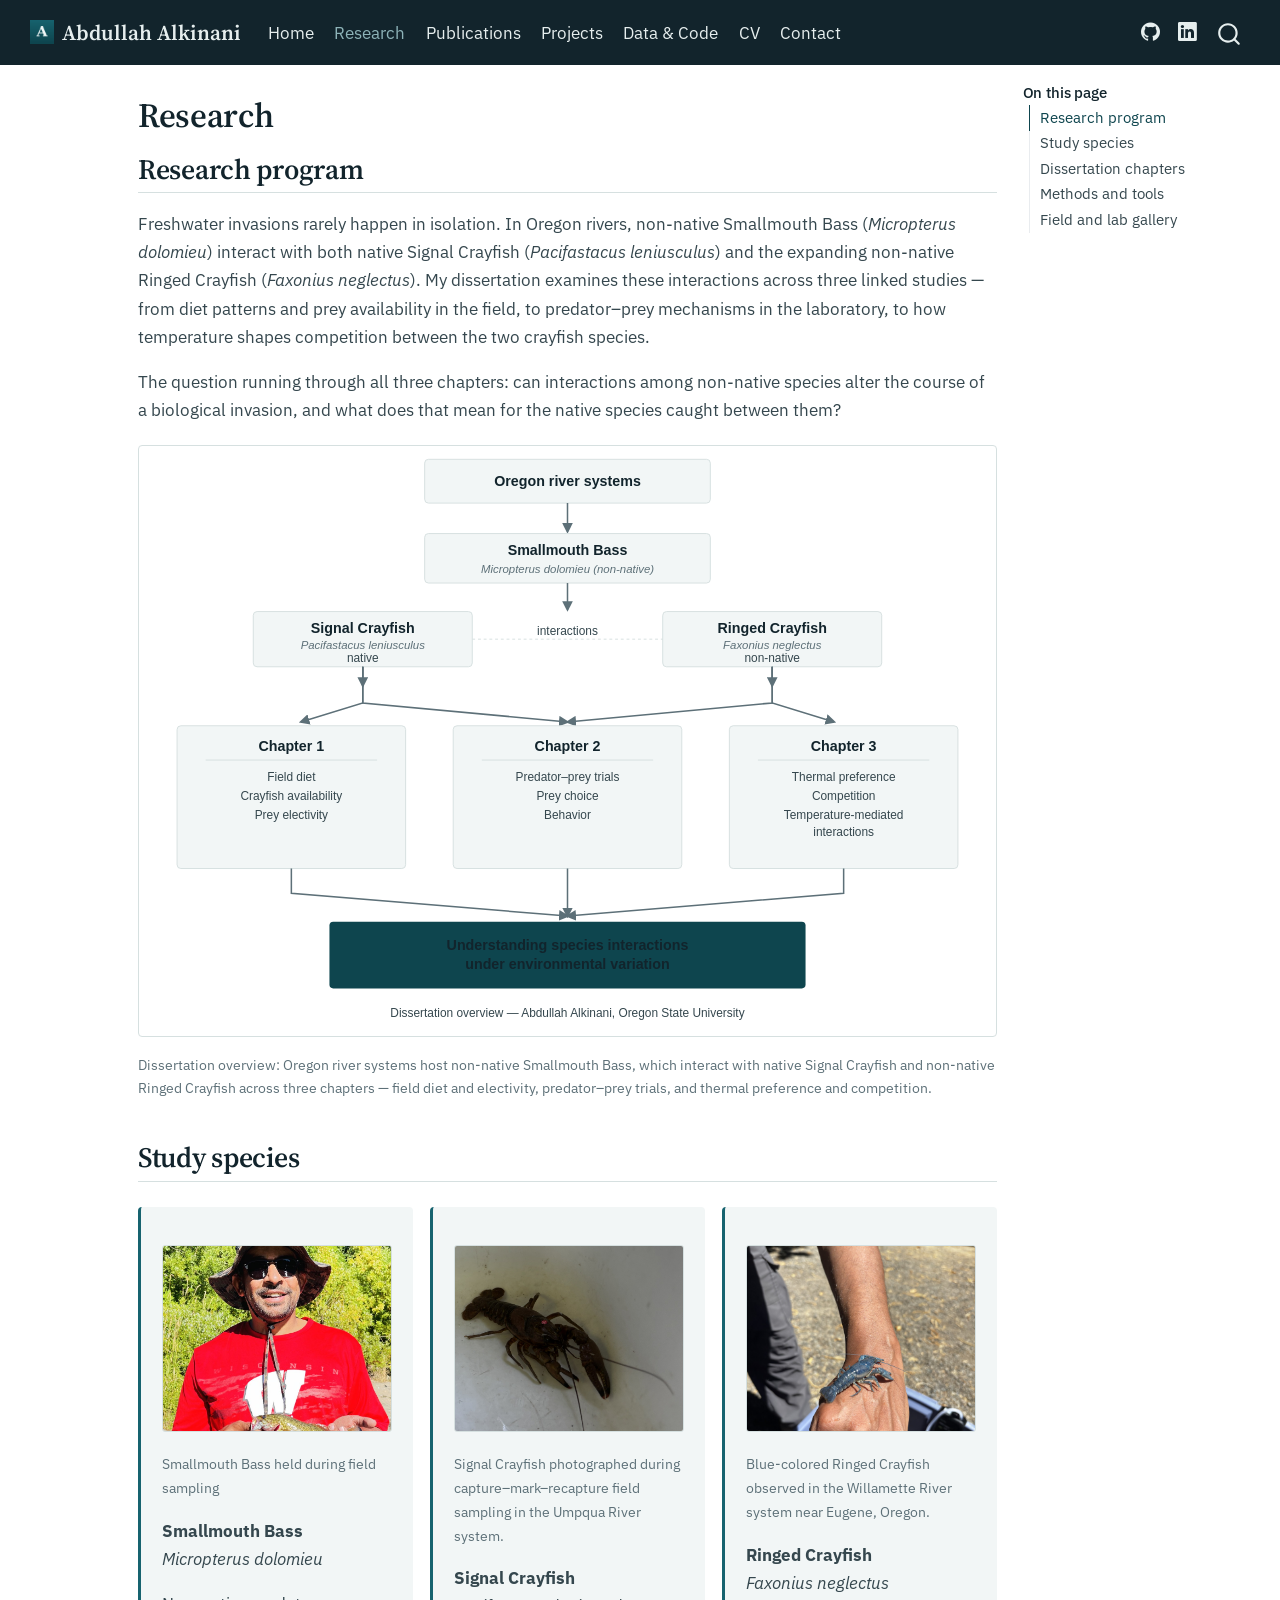
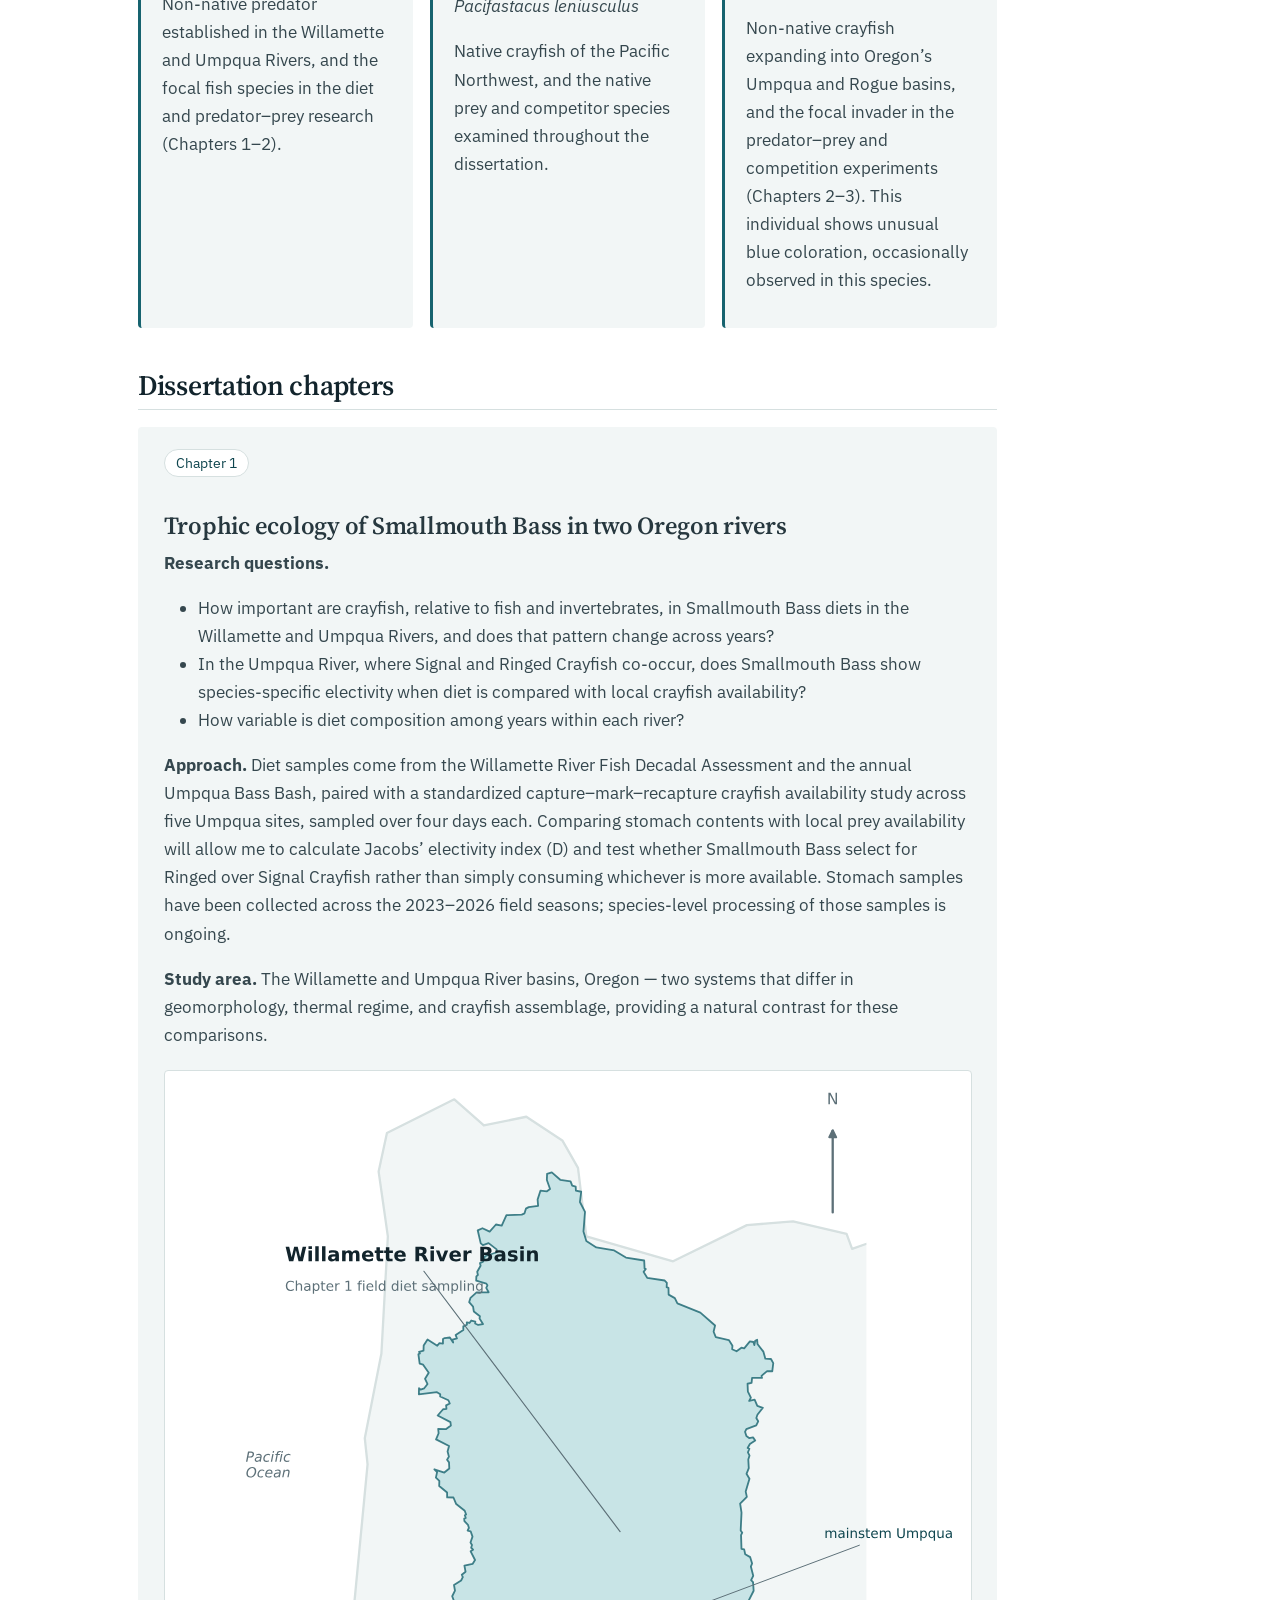
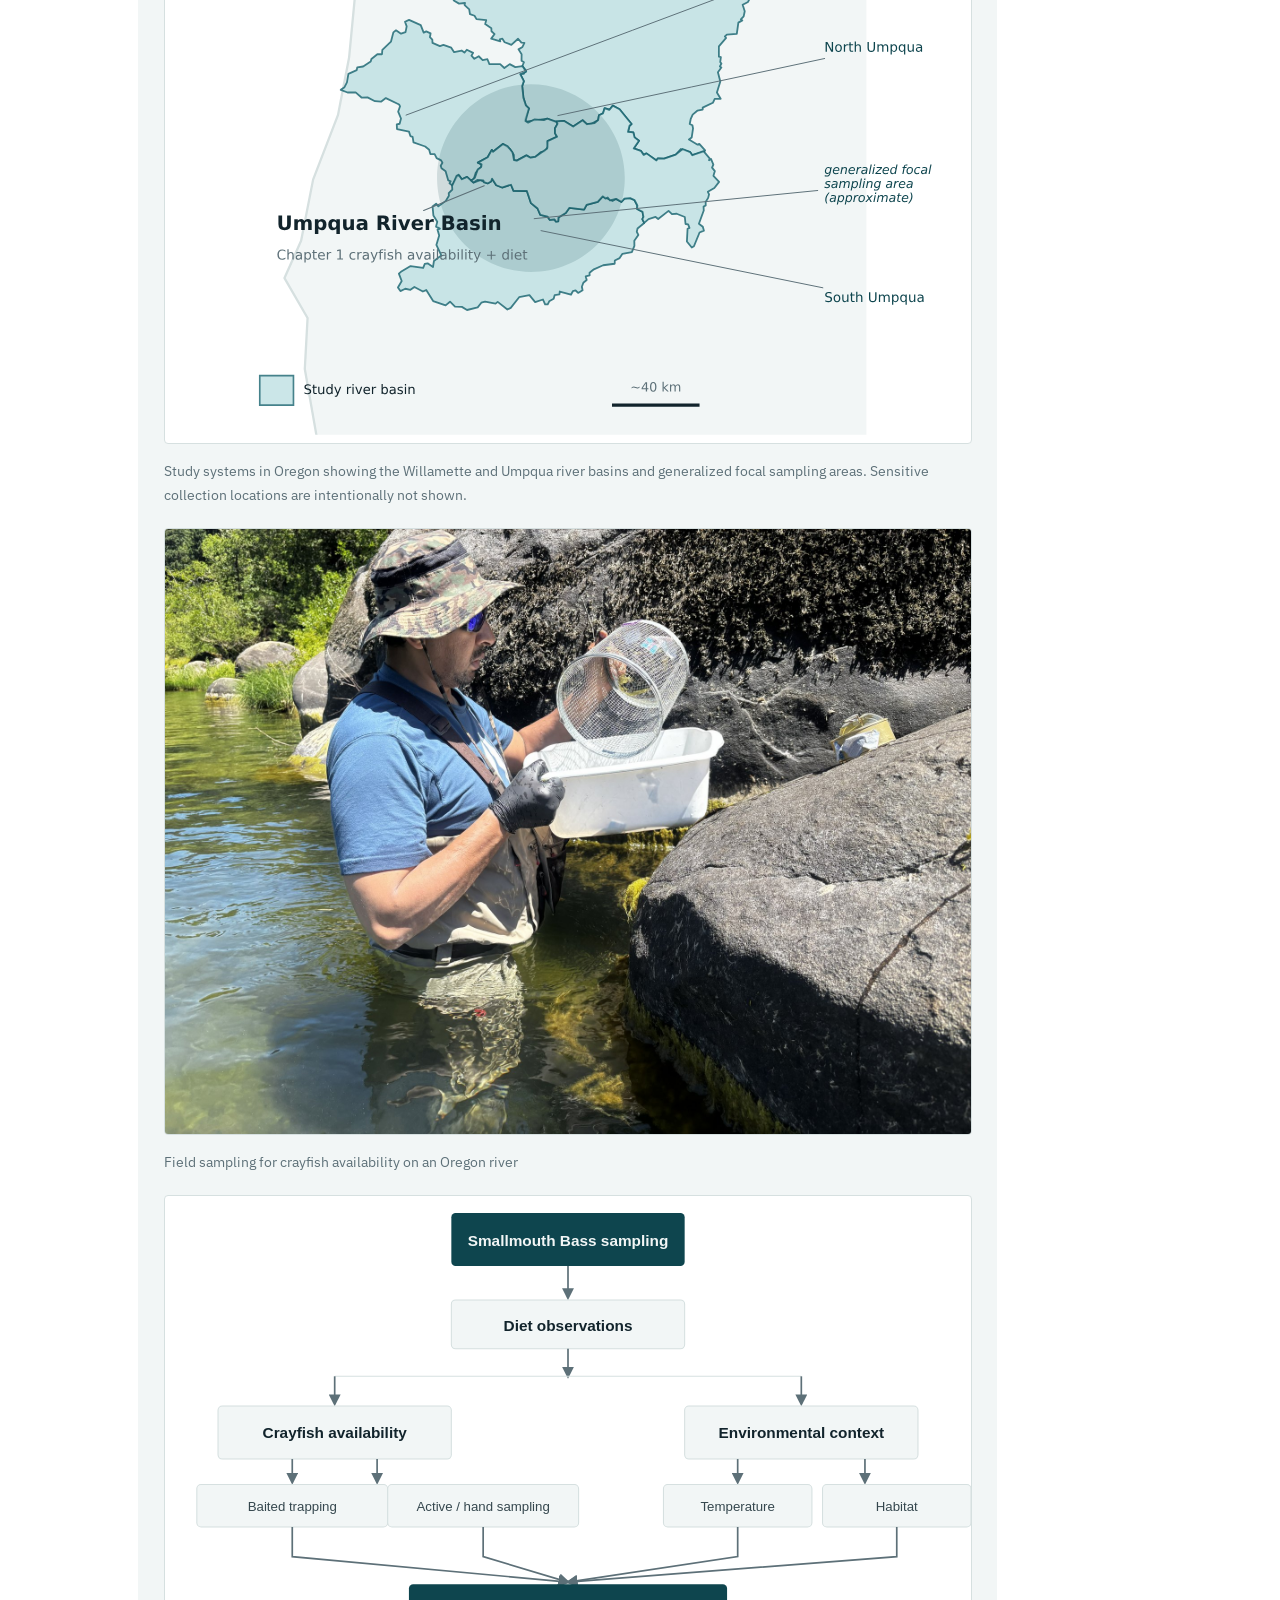
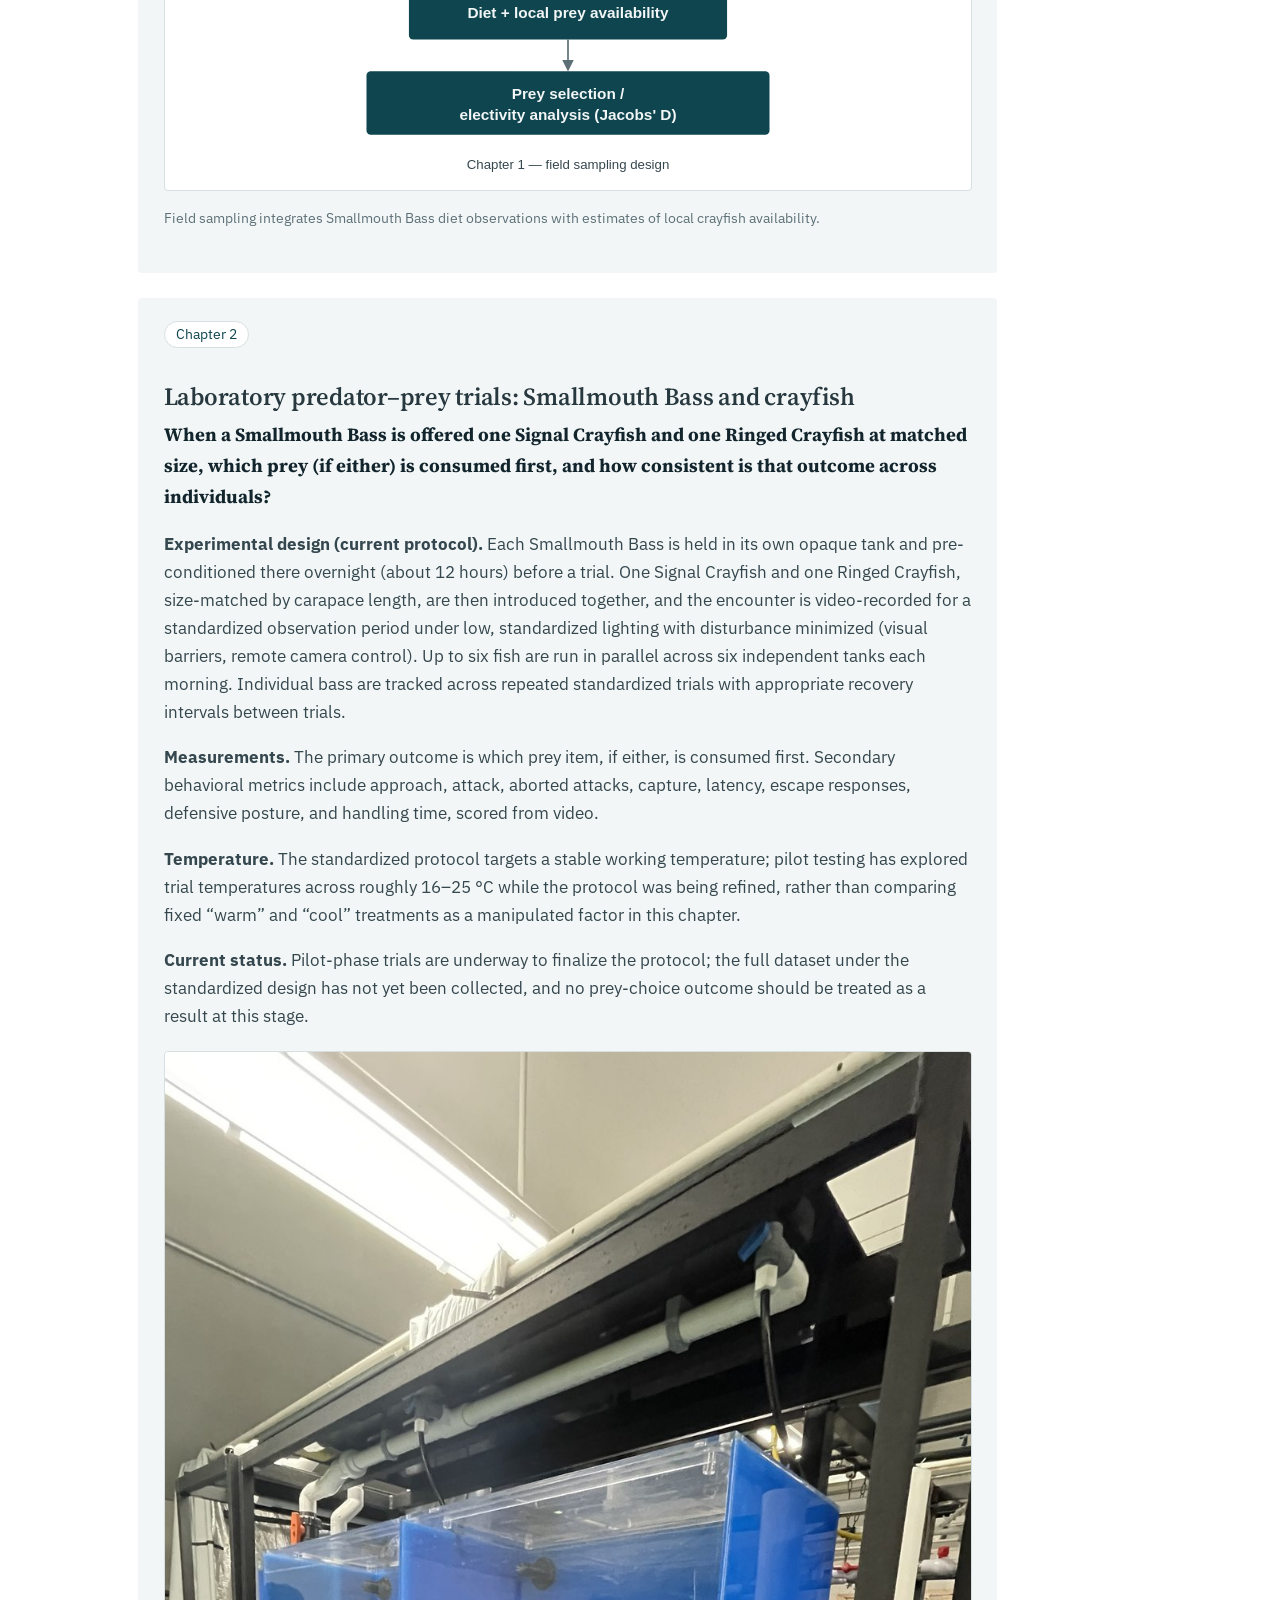
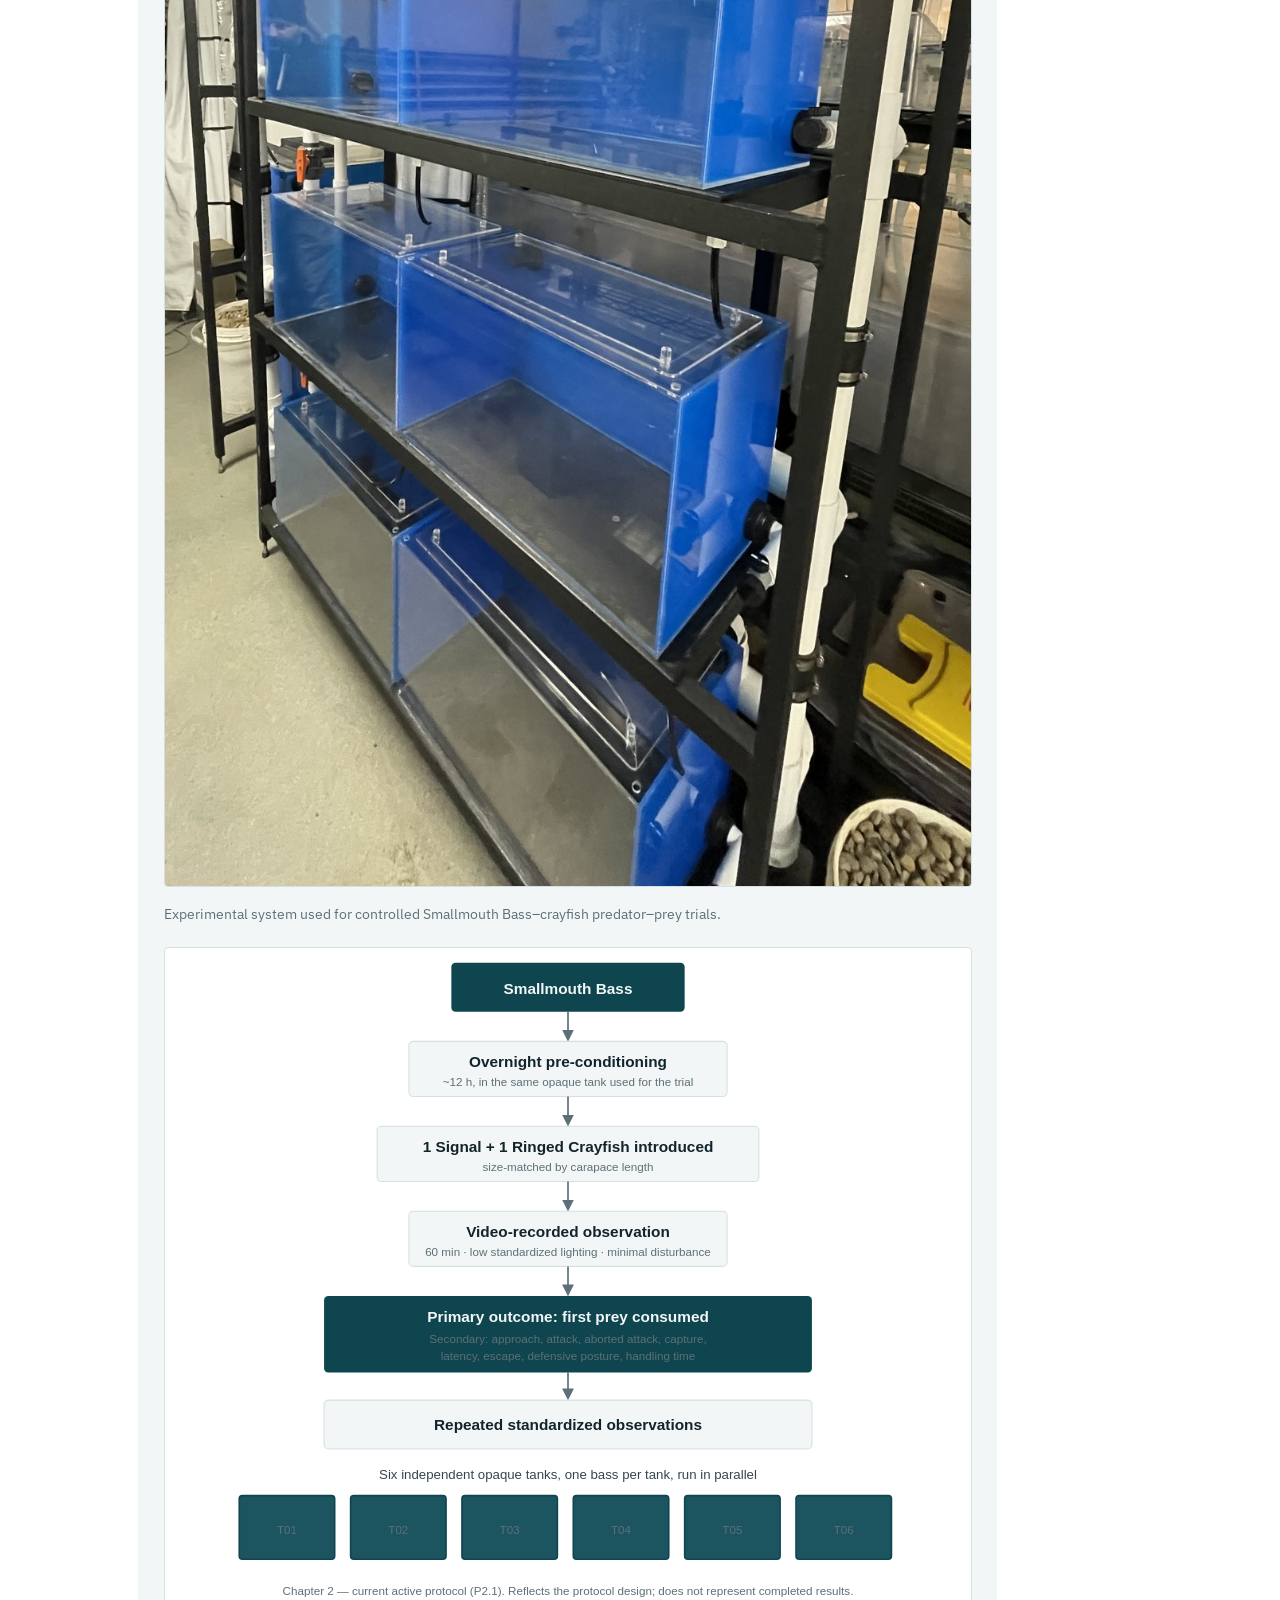
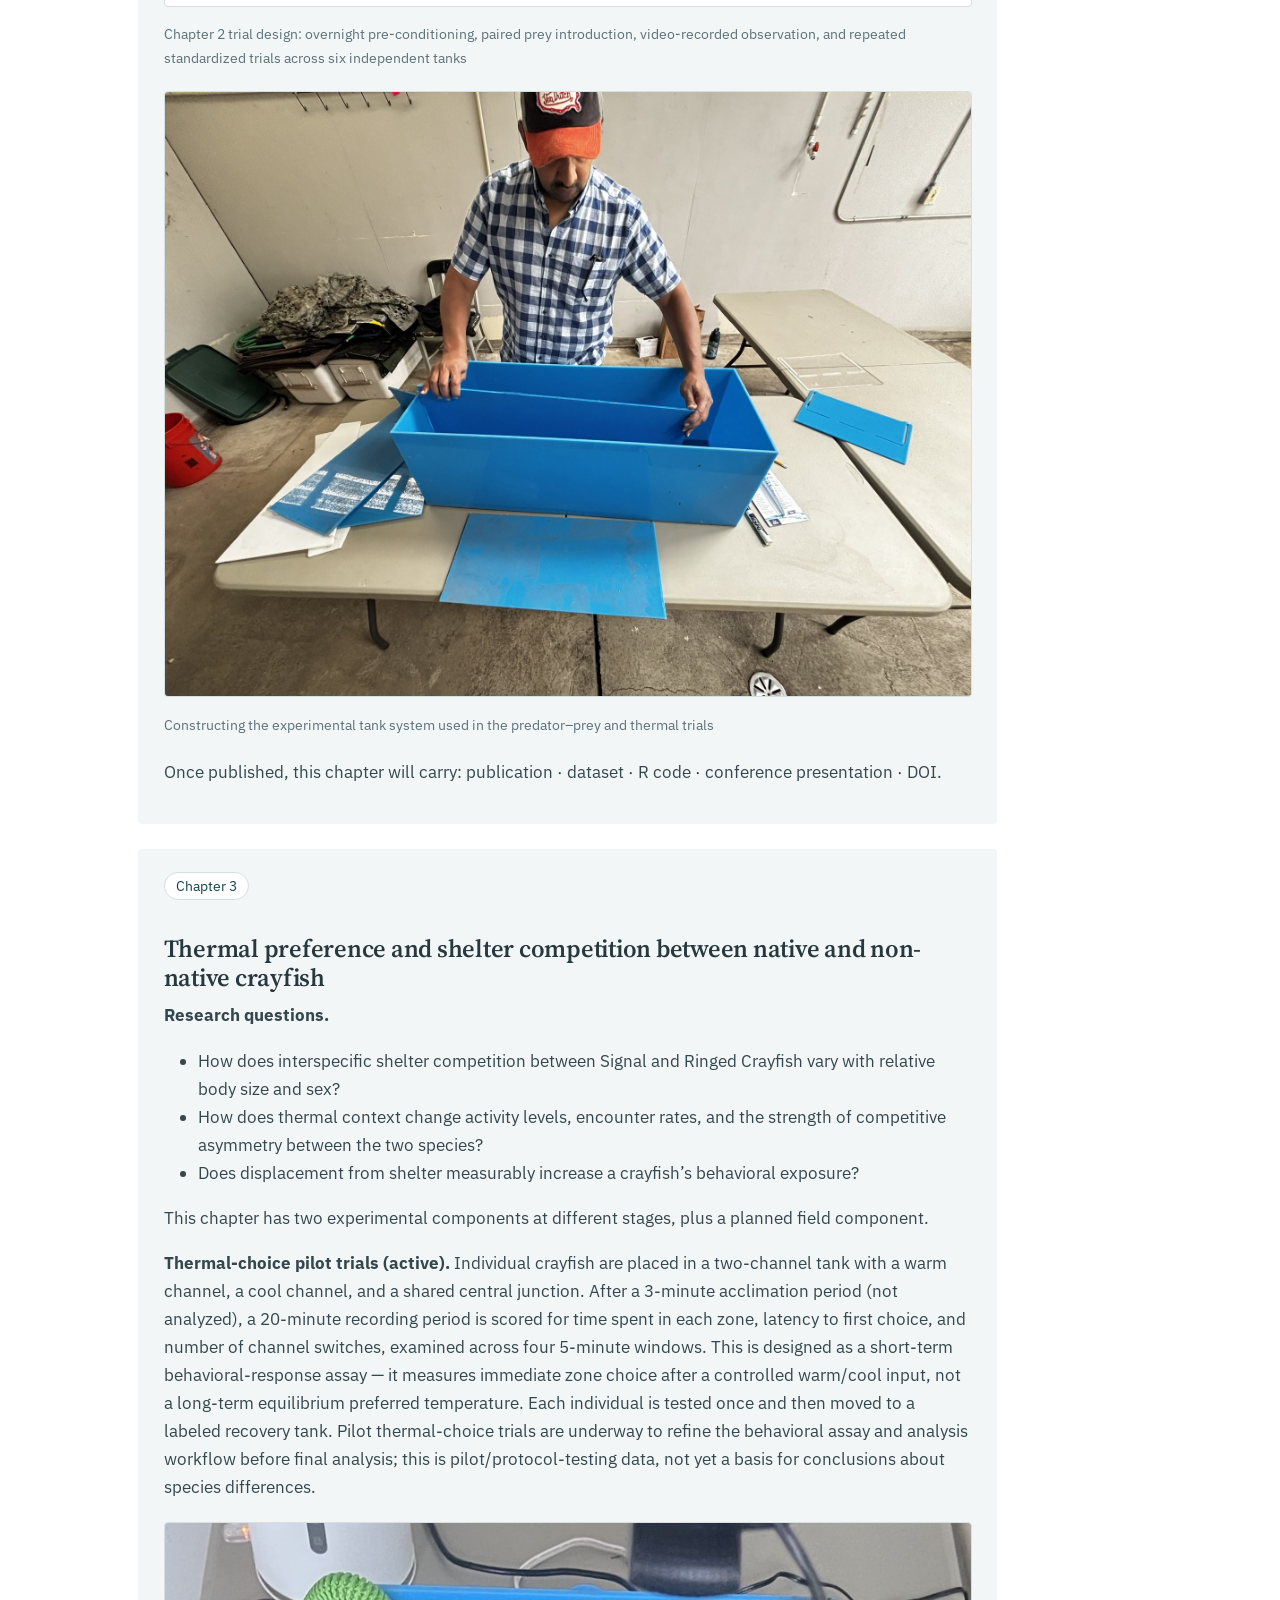
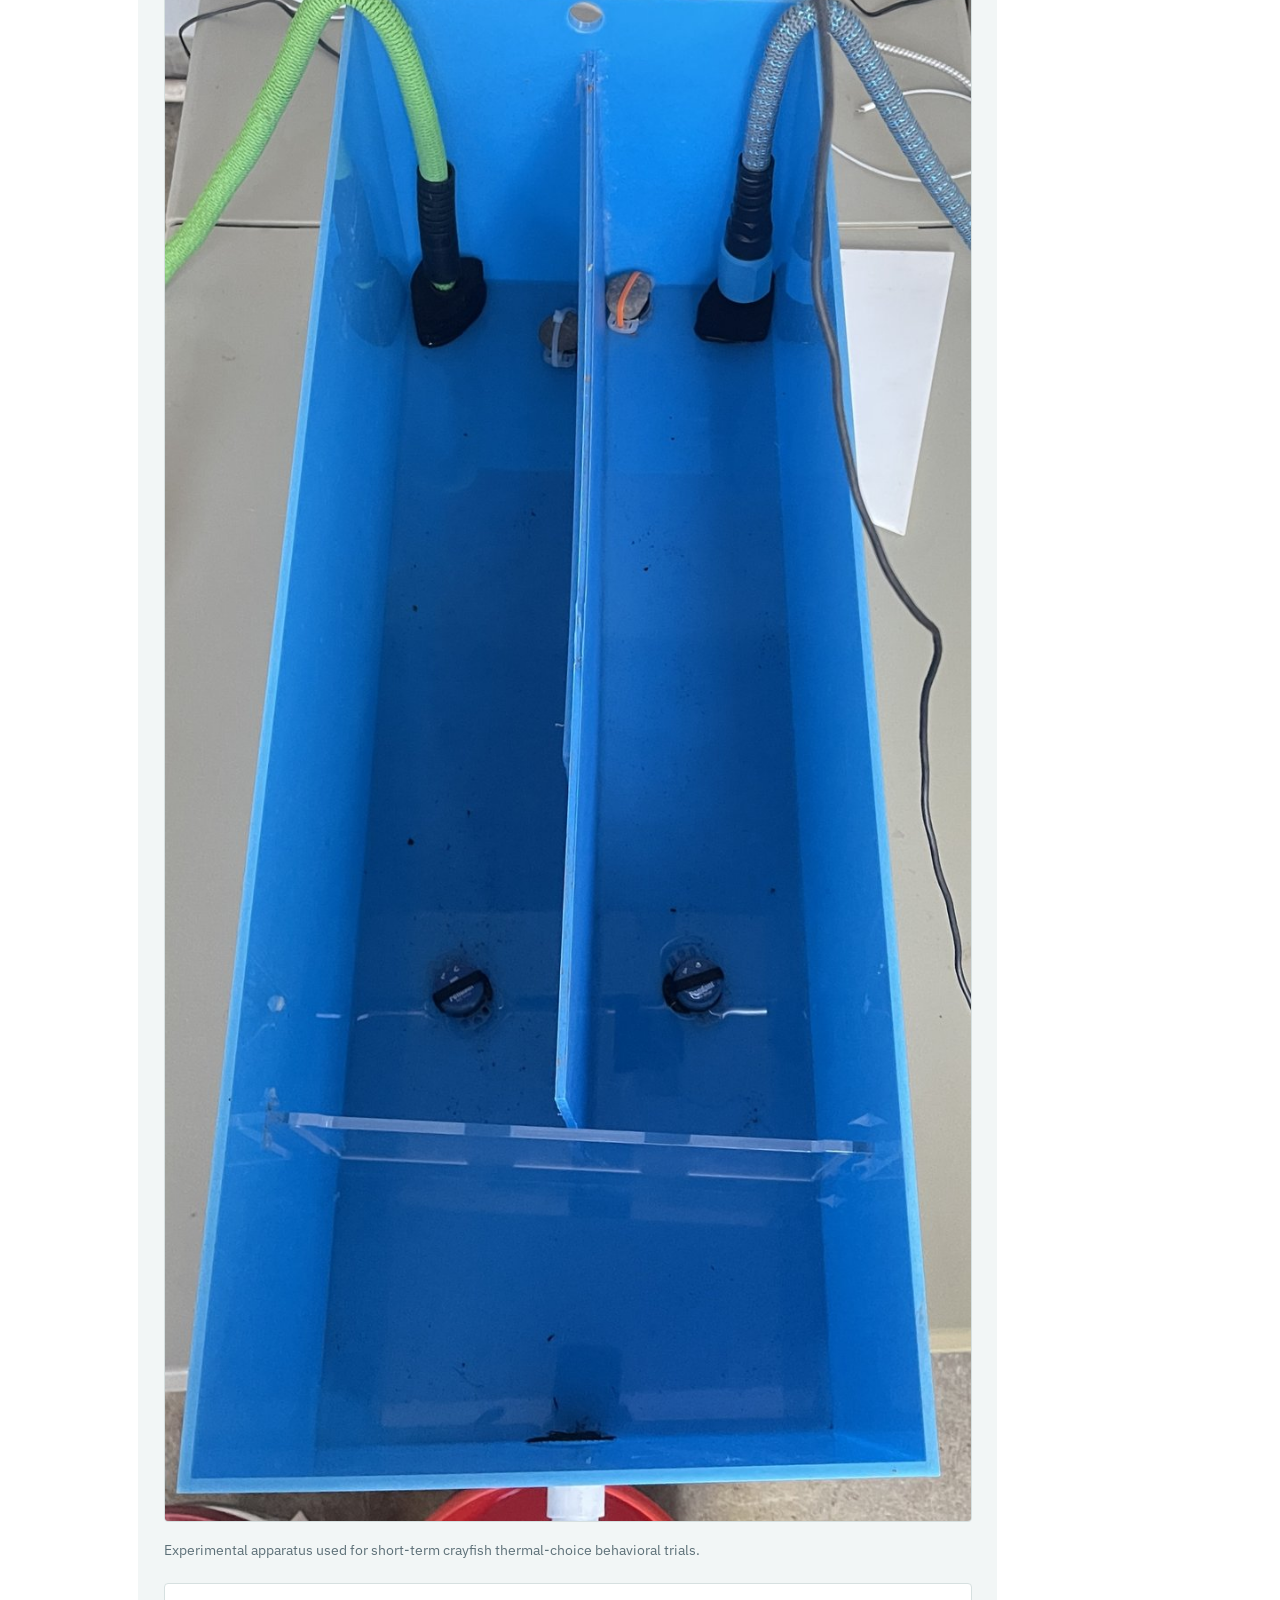
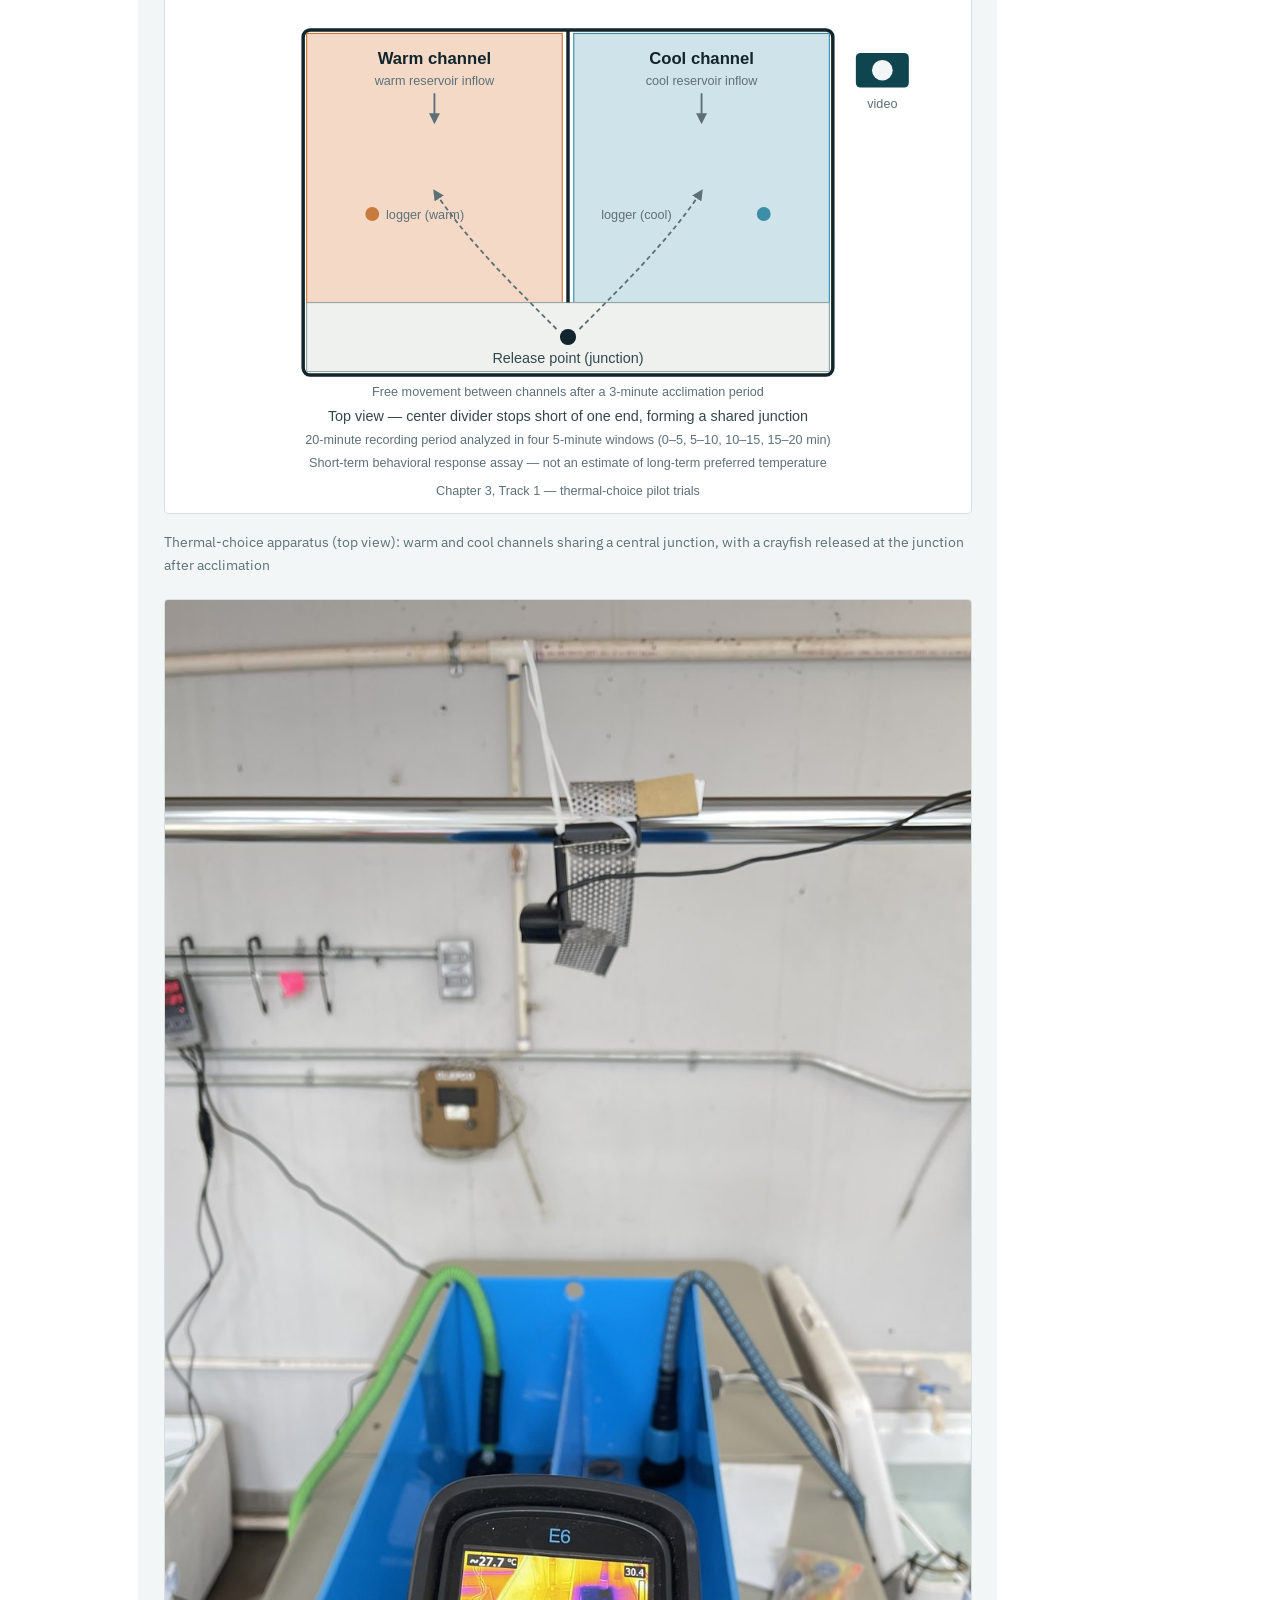
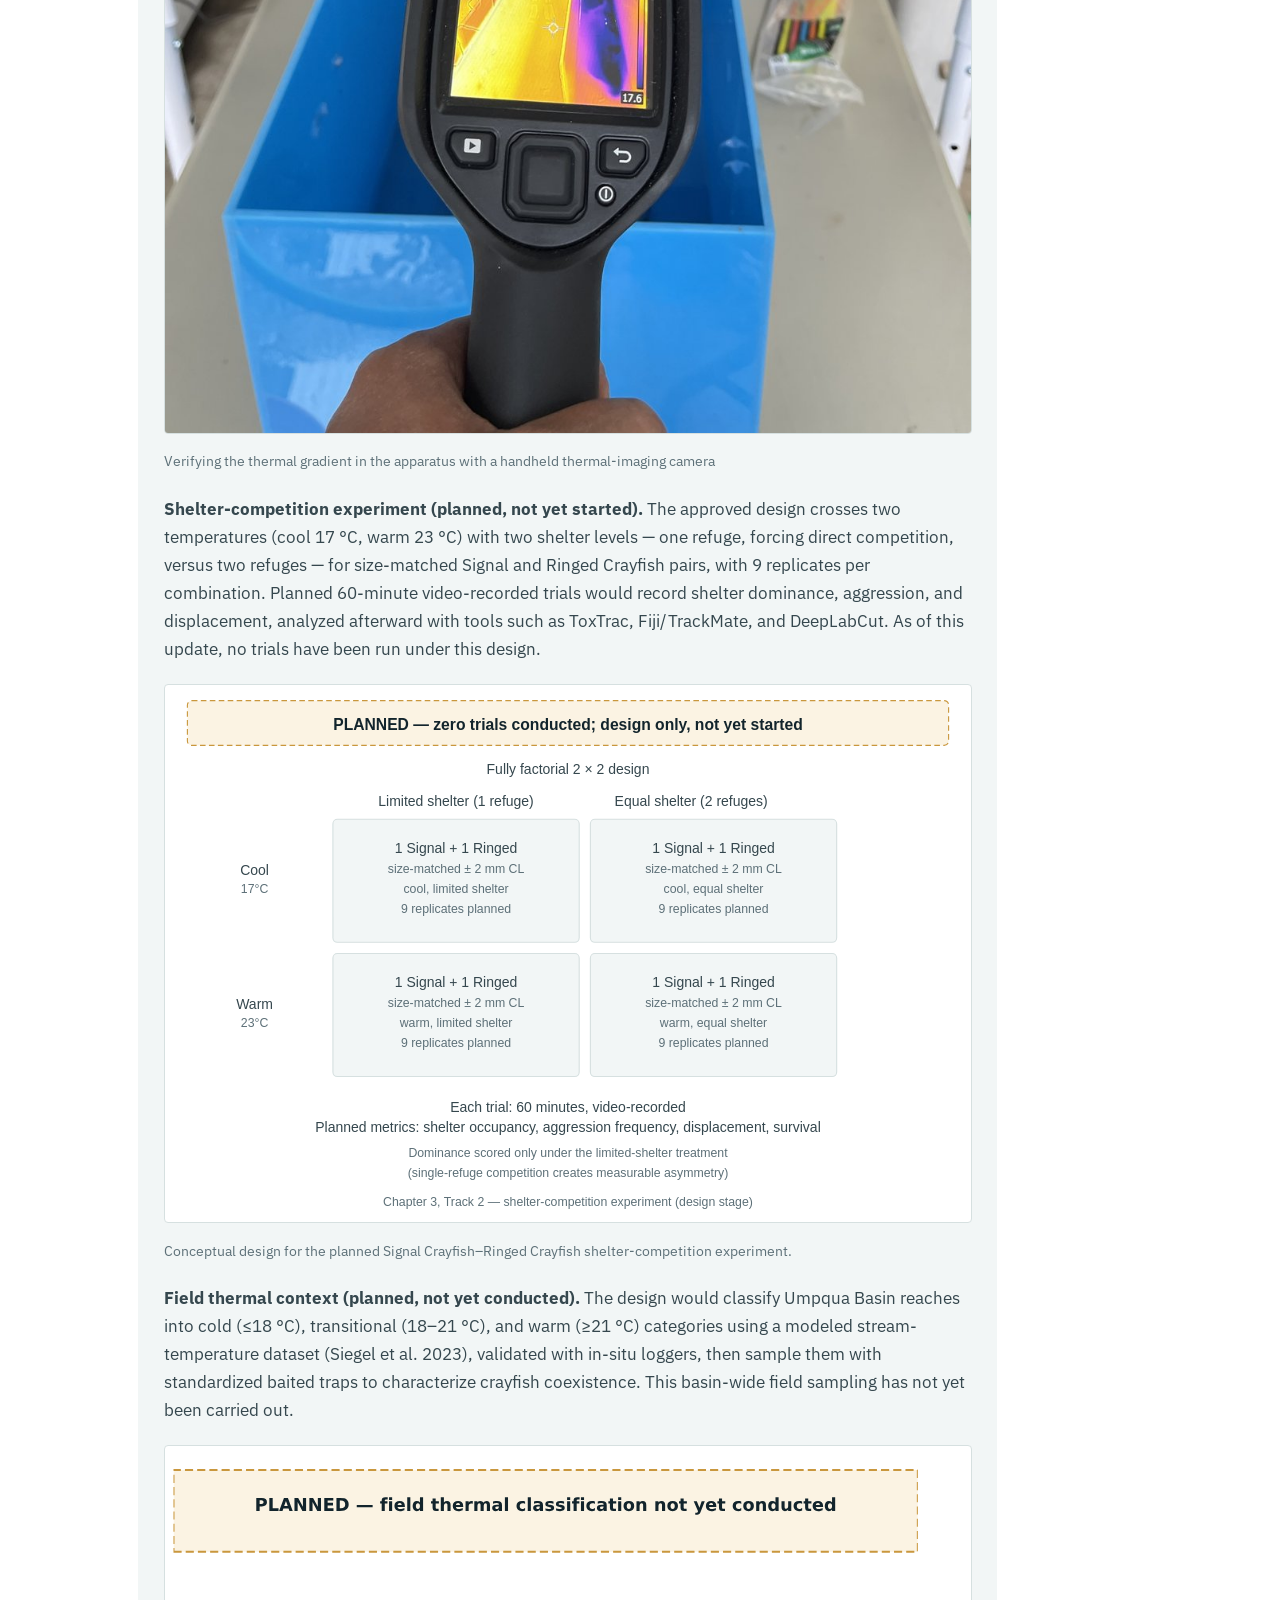
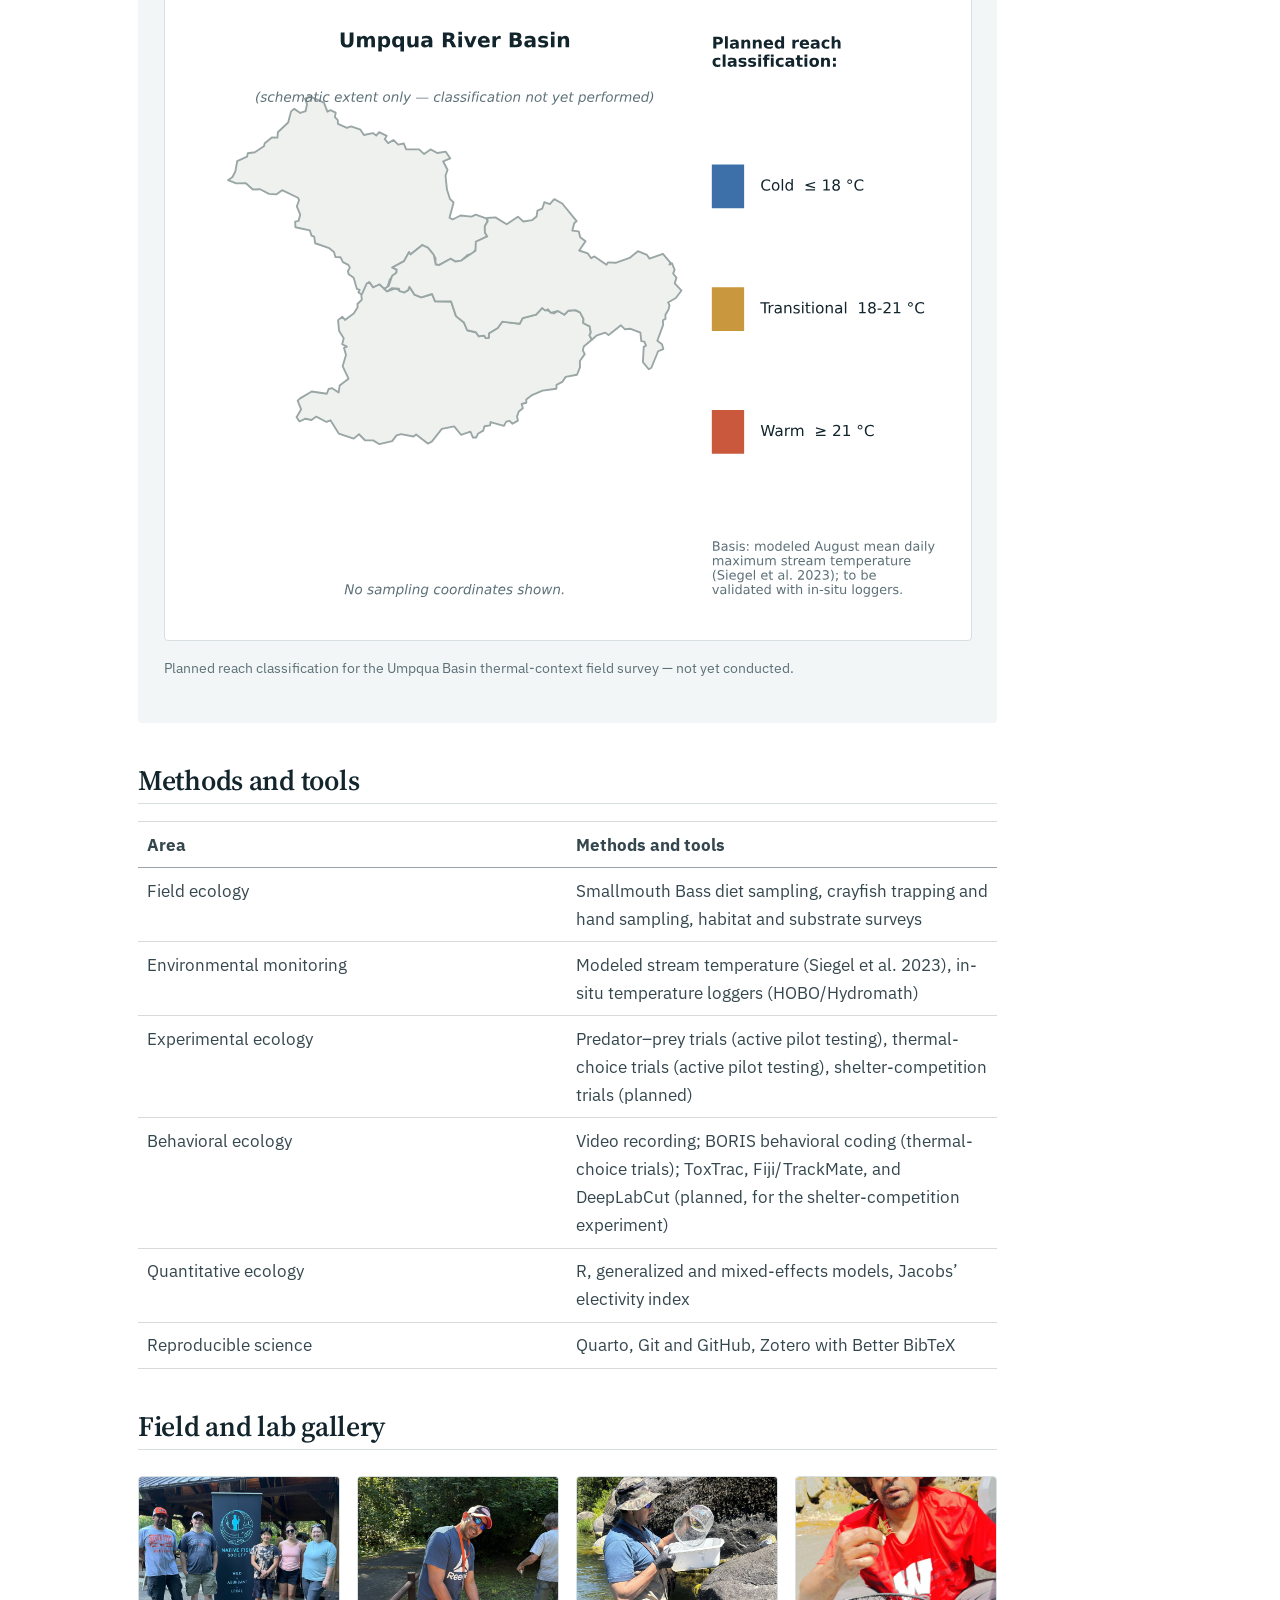
<file: research.html>
<!DOCTYPE html>
<html xmlns="http://www.w3.org/1999/xhtml" lang="en" xml:lang="en"><head>

<meta charset="utf-8">
<meta name="generator" content="quarto-1.10.18">

<meta name="viewport" content="width=device-width, initial-scale=1.0, user-scalable=yes">

<meta name="description" content="Dissertation research on ecological interactions among non-native Smallmouth Bass, native Signal Crayfish, and non-native Ringed Crayfish in Oregon river systems.">

<title>Research – Abdullah Alkinani</title>
<style>
/* Default styles provided by pandoc.
** See https://pandoc.org/MANUAL.html#variables-for-html for config info.
*/
span.smallcaps{font-variant: small-caps;}
div.columns{display: flex; gap: 1.5em;}
div.column{flex: auto;}
@media screen {
div.columns{gap: min(4vw, 1.5em);}
div.column{overflow-x: auto;}
}
div.hanging-indent{margin-left: 1.5em; text-indent: -1.5em;}
ul.task-list{list-style: none;}
ul.task-list li input[type="checkbox"] {
  width: 0.8em;
  margin: 0 0.8em 0.2em -1em; /* quarto-specific, see https://github.com/quarto-dev/quarto-cli/issues/4556 */ 
  vertical-align: middle;
}
</style>


<script src="site_libs/quarto-nav/quarto-nav.js"></script>
<script src="site_libs/quarto-nav/headroom.min.js"></script>
<script src="site_libs/clipboard/clipboard.min.js"></script>
<script src="site_libs/quarto-search/autocomplete.umd.js"></script>
<script src="site_libs/quarto-search/fuse.min.js"></script>
<script src="site_libs/quarto-search/quarto-search.js"></script>
<meta name="quarto:offset" content="./">
<link href="./assets/favicon.png" rel="icon" type="image/png">
<script src="site_libs/quarto-html/quarto.js" type="module"></script>
<script src="site_libs/quarto-html/tabsets/tabsets.js" type="module"></script>
<script src="site_libs/quarto-html/popper.min.js"></script>
<script src="site_libs/quarto-html/tippy.umd.min.js"></script>
<script src="site_libs/quarto-html/anchor.min.js"></script>
<link href="site_libs/quarto-html/tippy.css" rel="stylesheet">
<link href="site_libs/quarto-html/quarto-syntax-highlighting-64a204ab8560d761af7679ceaba22944.css" rel="stylesheet" id="quarto-text-highlighting-styles">
<script src="site_libs/bootstrap/bootstrap.min.js"></script>
<link href="site_libs/bootstrap/bootstrap-icons.css" rel="stylesheet">
<link href="site_libs/bootstrap/bootstrap-17c1b9f2fdeb006bfae1201c0e63f869.min.css" rel="stylesheet" append-hash="true" id="quarto-bootstrap" data-mode="light">
<script id="quarto-search-options" type="application/json">{
  "location": "navbar",
  "copy-button": false,
  "collapse-after": 3,
  "panel-placement": "end",
  "type": "overlay",
  "limit": 50,
  "keyboard-shortcut": [
    "f",
    "/",
    "s"
  ],
  "show-item-context": false,
  "language": {
    "search-no-results-text": "No results",
    "search-matching-documents-text": "matching documents",
    "search-copy-link-title": "Copy link to search",
    "search-hide-matches-text": "Hide additional matches",
    "search-more-match-text": "more match in this document",
    "search-more-matches-text": "more matches in this document",
    "search-clear-button-title": "Clear",
    "search-text-placeholder": "",
    "search-detached-cancel-button-title": "Cancel",
    "search-submit-button-title": "Submit",
    "search-label": "Search"
  }
}</script>
<style>html{ scroll-behavior: smooth; }</style>
<link rel="preconnect" href="https://fonts.googleapis.com">
<link rel="preconnect" href="https://fonts.gstatic.com" crossorigin="">
<link href="https://fonts.googleapis.com/css2?family=IBM+Plex+Sans:wght@400;500;600&amp;family=Source+Serif+4:opsz,wght@8..60,400;8..60,600&amp;display=swap" rel="stylesheet">

<meta name="author" content="Abdullah Alkinani">
<meta name="keywords" content="Abdullah Alkinani, fisheries scientist, aquatic ecologist, freshwater ecology, biological invasions, invasive species, crayfish ecology, Smallmouth Bass, Faxonius neglectus, Pacifastacus leniusculus, predator-prey interactions, thermal ecology, behavioral ecology, Oregon State University">

<script type="application/ld+json">
{
  "@context": "https://schema.org",
  "@type": "Person",
  "name": "Abdullah Alkinani",
  "alternateName": "عبدالله الكناني",
  "jobTitle": ["Fisheries Scientist", "Aquatic Ecologist", "PhD Researcher"],
  "description": "Fisheries scientist and aquatic ecologist researching freshwater ecosystems, biological invasions, predator-prey interactions, and fish-crayfish ecology.",
  "url": "https://abdullahalkinani.org",
  "identifier": "https://orcid.org/0000-0003-3310-0668",
  "image": "https://abdullahalkinani.org/assets/profile.jpg",
  "affiliation": {
    "@type": "CollegeOrUniversity",
    "name": "Oregon State University",
    "department": "Department of Fisheries, Wildlife, and Conservation Sciences",
    "url": "https://oregonstate.edu"
  },
  "email": "mailto:alkinana@oregonstate.edu",
  "alumniOf": [
    {"@type": "CollegeOrUniversity", "name": "Flinders University", "url": "https://www.flinders.edu.au"},
    {"@type": "CollegeOrUniversity", "name": "King Khalid University", "url": "https://www.kku.edu.sa"}
  ],
  "workLocation": {
    "@type": "Place",
    "address": {
      "@type": "PostalAddress",
      "addressLocality": "Corvallis",
      "addressRegion": "OR",
      "addressCountry": "US"
    }
  },
  "knowsLanguage": ["en", "ar"],
  "knowsAbout": [
    "Fisheries Science",
    "Aquatic Ecology",
    "Freshwater Ecology",
    "Biological Invasions",
    "Invasive Species",
    "Crayfish Ecology",
    "Smallmouth Bass",
    "Predator-Prey Ecology",
    "Behavioral Ecology",
    "Thermal Ecology",
    "Experimental Design",
    "R"
  ],
  "sameAs": [
    "https://orcid.org/0000-0003-3310-0668",
    "https://scholar.google.com/citations?user=nAxie5oAAAAJ",
    "https://www.linkedin.com/in/abdullah-y-alkinani/",
    "https://fwcs.oregonstate.edu/directory/people/abdullah-alkinani",
    "https://www.researchgate.net/profile/Abdullah-Alkinani",
    "https://github.com/behes2024"
  ]
}
</script>
<link rel="canonical" href="https://abdullahalkinani.org/research.html">


<meta property="og:title" content="Research – Abdullah Alkinani">
<meta property="og:description" content="Dissertation research on ecological interactions among non-native Smallmouth Bass, native Signal Crayfish, and non-native Ringed Crayfish in Oregon river systems.">
<meta property="og:image" content="https://abdullahalkinani.org/assets/figures/dissertation-overview.svg">
<meta property="og:site_name" content="Abdullah Alkinani">
<meta property="og:image:alt" content="Diagram showing Oregon river systems leading to Smallmouth Bass, which interacts with Signal Crayfish and Ringed Crayfish, feeding into three chapters (field diet, predator-prey trials, thermal preference and competition) that converge on understanding species interactions under environmental variation.">
<meta name="twitter:title" content="Research – Abdullah Alkinani">
<meta name="twitter:description" content="Dissertation research on ecological interactions among non-native Smallmouth Bass, native Signal Crayfish, and non-native Ringed Crayfish in Oregon river systems.">
<meta name="twitter:image" content="https://abdullahalkinani.org/assets/figures/dissertation-overview.svg">
<meta name="twitter:image:alt" content="Diagram showing Oregon river systems leading to Smallmouth Bass, which interacts with Signal Crayfish and Ringed Crayfish, feeding into three chapters (field diet, predator-prey trials, thermal preference and competition) that converge on understanding species interactions under environmental variation.">
<meta name="twitter:card" content="summary_large_image">
</head>

<body class="nav-fixed quarto-light">

<div id="quarto-search-results"></div>
  <header id="quarto-header" class="headroom fixed-top">
    <nav class="navbar navbar-expand-lg " data-bs-theme="dark">
      <div class="navbar-container container-fluid">
      <div class="navbar-brand-container mx-auto">
    <a href="./index.html" class="navbar-brand navbar-brand-logo">
    <img src="./assets/favicon.png" alt="" class="navbar-logo light-content">
    <img src="./assets/favicon.png" alt="" class="navbar-logo dark-content">
    </a>
    <a class="navbar-brand" href="./index.html">
    <span class="navbar-title">Abdullah Alkinani</span>
    </a>
  </div>
            <div id="quarto-search" class="" title="Search"></div>
          <button class="navbar-toggler" type="button" data-bs-toggle="collapse" data-bs-target="#navbarCollapse" aria-controls="navbarCollapse" role="menu" aria-expanded="false" aria-label="Toggle navigation" onclick="if (window.quartoToggleHeadroom) { window.quartoToggleHeadroom(); }">
  <span class="navbar-toggler-icon"></span>
</button>
          <div class="collapse navbar-collapse" id="navbarCollapse">
            <ul class="navbar-nav navbar-nav-scroll me-auto">
  <li class="nav-item">
    <a class="nav-link" href="./index.html"> 
<span class="menu-text">Home</span></a>
  </li>  
  <li class="nav-item">
    <a class="nav-link active" href="./research.html" aria-current="page"> 
<span class="menu-text">Research</span></a>
  </li>  
  <li class="nav-item">
    <a class="nav-link" href="./publications.html"> 
<span class="menu-text">Publications</span></a>
  </li>  
  <li class="nav-item">
    <a class="nav-link" href="./projects.html"> 
<span class="menu-text">Projects</span></a>
  </li>  
  <li class="nav-item">
    <a class="nav-link" href="./data-code.html"> 
<span class="menu-text">Data &amp; Code</span></a>
  </li>  
  <li class="nav-item">
    <a class="nav-link" href="./cv.html"> 
<span class="menu-text">CV</span></a>
  </li>  
  <li class="nav-item">
    <a class="nav-link" href="./contact.html"> 
<span class="menu-text">Contact</span></a>
  </li>  
</ul>
            <ul class="navbar-nav navbar-nav-scroll ms-auto">
  <li class="nav-item compact">
    <a class="nav-link" href="https://github.com/behes2024"> <i class="bi bi-github" role="img" aria-label="GitHub">
</i> 
<span class="menu-text"></span></a>
  </li>  
  <li class="nav-item compact">
    <a class="nav-link" href="https://www.linkedin.com/in/abdullah-y-alkinani/"> <i class="bi bi-linkedin" role="img" aria-label="LinkedIn">
</i> 
<span class="menu-text"></span></a>
  </li>  
</ul>
          </div> <!-- /navcollapse -->
            <div class="quarto-navbar-tools">
</div>
      </div> <!-- /container-fluid -->
    </nav>
</header>
<!-- content -->
<div id="quarto-content" class="quarto-container page-columns page-rows-contents page-layout-article page-navbar">
<!-- sidebar -->
<!-- margin-sidebar -->
    <div id="quarto-margin-sidebar" class="sidebar margin-sidebar">
        <nav id="TOC" role="doc-toc" class="toc-active">
    <h2 id="toc-title">On this page</h2>
   
  <ul>
  <li><a href="#research-program" id="toc-research-program" class="nav-link active" data-scroll-target="#research-program">Research program</a></li>
  <li><a href="#study-species" id="toc-study-species" class="nav-link" data-scroll-target="#study-species">Study species</a></li>
  <li><a href="#dissertation-chapters" id="toc-dissertation-chapters" class="nav-link" data-scroll-target="#dissertation-chapters">Dissertation chapters</a></li>
  <li><a href="#methods-and-tools" id="toc-methods-and-tools" class="nav-link" data-scroll-target="#methods-and-tools">Methods and tools</a></li>
  <li><a href="#field-and-lab-gallery" id="toc-field-and-lab-gallery" class="nav-link" data-scroll-target="#field-and-lab-gallery">Field and lab gallery</a></li>
  </ul>
</nav>
    </div>
<!-- main -->
<main class="content" id="quarto-document-content">

<header id="title-block-header" class="quarto-title-block default">
<div class="quarto-title">
<h1 class="title">Research</h1>
</div>



<div class="quarto-title-meta">

    
  
    
  </div>
  


</header>


<section id="research-program" class="level2">
<h2 class="anchored" data-anchor-id="research-program">Research program</h2>
<p>Freshwater invasions rarely happen in isolation. In Oregon rivers, non-native Smallmouth Bass (<em>Micropterus dolomieu</em>) interact with both native Signal Crayfish (<em>Pacifastacus leniusculus</em>) and the expanding non-native Ringed Crayfish (<em>Faxonius neglectus</em>). My dissertation examines these interactions across three linked studies — from diet patterns and prey availability in the field, to predator–prey mechanisms in the laboratory, to how temperature shapes competition between the two crayfish species.</p>
<p>The question running through all three chapters: can interactions among non-native species alter the course of a biological invasion, and what does that mean for the native species caught between them?</p>
<div class="quarto-figure quarto-figure-center">
<figure class="figure">
<p><img src="assets/figures/dissertation-overview.svg" class="img-fluid figure-img" alt="Diagram showing Oregon river systems leading to Smallmouth Bass, which interacts with Signal Crayfish and Ringed Crayfish, feeding into three chapters (field diet, predator-prey trials, thermal preference and competition) that converge on understanding species interactions under environmental variation."></p>
<figcaption>Dissertation overview: Oregon river systems host non-native Smallmouth Bass, which interact with native Signal Crayfish and non-native Ringed Crayfish across three chapters — field diet and electivity, predator–prey trials, and thermal preference and competition.</figcaption>
</figure>
</div>
</section>
<section id="study-species" class="level2">
<h2 class="anchored" data-anchor-id="study-species">Study species</h2>
<div class="species-grid">
<div class="species-card">
<div class="quarto-figure quarto-figure-center">
<figure class="figure">
<p><img src="assets/images/species/smallmouth-bass.jpg" class="img-fluid figure-img" alt="A Smallmouth Bass held in hand during field sampling on an Oregon river."></p>
<figcaption>Smallmouth Bass held during field sampling</figcaption>
</figure>
</div>
<p><strong>Smallmouth Bass</strong><br>
<em>Micropterus dolomieu</em></p>
<p>Non-native predator established in the Willamette and Umpqua Rivers, and the focal fish species in the diet and predator–prey research (Chapters 1–2).</p>
</div>
<div class="species-card">
<div class="quarto-figure quarto-figure-center">
<figure class="figure">
<p><img src="assets/images/species/signal-crayfish.jpg" class="img-fluid figure-img" alt="Signal Crayfish (Pacifastacus leniusculus) photographed during capture-mark-recapture field sampling in the Umpqua River system, with an external individual marker visible on the carapace."></p>
<figcaption>Signal Crayfish photographed during capture–mark–recapture field sampling in the Umpqua River system.</figcaption>
</figure>
</div>
<p><strong>Signal Crayfish</strong><br>
<em>Pacifastacus leniusculus</em></p>
<p>Native crayfish of the Pacific Northwest, and the native prey and competitor species examined throughout the dissertation.</p>
</div>
<div class="species-card">
<div class="quarto-figure quarto-figure-center">
<figure class="figure">
<p><img src="assets/images/species/ringed-crayfish-blue.jpg" class="img-fluid figure-img" alt="Ringed Crayfish (Faxonius neglectus) showing unusual blue coloration, photographed in the Willamette River system near Eugene, Oregon."></p>
<figcaption>Blue-colored Ringed Crayfish observed in the Willamette River system near Eugene, Oregon.</figcaption>
</figure>
</div>
<p><strong>Ringed Crayfish</strong><br>
<em>Faxonius neglectus</em></p>
<p>Non-native crayfish expanding into Oregon’s Umpqua and Rogue basins, and the focal invader in the predator–prey and competition experiments (Chapters 2–3). This individual shows unusual blue coloration, occasionally observed in this species.</p>
</div>
</div>
</section>
<section id="dissertation-chapters" class="level2">
<h2 class="anchored" data-anchor-id="dissertation-chapters">Dissertation chapters</h2>
<div class="chapter">
<p><span class="status">Chapter 1</span></p>
<section id="trophic-ecology-of-smallmouth-bass-in-two-oregon-rivers" class="level3">
<h3 class="anchored" data-anchor-id="trophic-ecology-of-smallmouth-bass-in-two-oregon-rivers">Trophic ecology of Smallmouth Bass in two Oregon rivers</h3>
<p><strong>Research questions.</strong></p>
<ul>
<li>How important are crayfish, relative to fish and invertebrates, in Smallmouth Bass diets in the Willamette and Umpqua Rivers, and does that pattern change across years?</li>
<li>In the Umpqua River, where Signal and Ringed Crayfish co-occur, does Smallmouth Bass show species-specific electivity when diet is compared with local crayfish availability?</li>
<li>How variable is diet composition among years within each river?</li>
</ul>
<p><strong>Approach.</strong> Diet samples come from the Willamette River Fish Decadal Assessment and the annual Umpqua Bass Bash, paired with a standardized capture–mark–recapture crayfish availability study across five Umpqua sites, sampled over four days each. Comparing stomach contents with local prey availability will allow me to calculate Jacobs’ electivity index (D) and test whether Smallmouth Bass select for Ringed over Signal Crayfish rather than simply consuming whichever is more available. Stomach samples have been collected across the 2023–2026 field seasons; species-level processing of those samples is ongoing.</p>
<p><strong>Study area.</strong> The Willamette and Umpqua River basins, Oregon — two systems that differ in geomorphology, thermal regime, and crayfish assemblage, providing a natural contrast for these comparisons.</p>
<div class="quarto-figure quarto-figure-center">
<figure class="figure">
<p><img src="assets/figures/ch1-study-area-map.svg" class="img-fluid figure-img" alt="Map of western Oregon showing the Willamette River basin and the Umpqua River basin, including North Umpqua, South Umpqua, and mainstem Umpqua subbasins, with a generalized focal sampling area and no specific coordinates shown."></p>
<figcaption>Study systems in Oregon showing the Willamette and Umpqua river basins and generalized focal sampling areas. Sensitive collection locations are intentionally not shown.</figcaption>
</figure>
</div>
<div class="quarto-figure quarto-figure-center">
<figure class="figure">
<p><img src="assets/images/field/abdullah-crayfish-sampling-river.jpg" class="img-fluid figure-img" alt="A researcher wearing waders stands in a river, examining a mesh trap over a sorting tray beside a large boulder."></p>
<figcaption>Field sampling for crayfish availability on an Oregon river</figcaption>
</figure>
</div>
<div class="quarto-figure quarto-figure-center">
<figure class="figure">
<p><img src="assets/figures/ch1-sampling-design.svg" class="img-fluid figure-img" alt="Flowchart showing Smallmouth Bass sampling leading to diet observations, combined with crayfish availability from baited trapping and active hand sampling, and environmental context from temperature and habitat, converging on prey selection and electivity analysis."></p>
<figcaption>Field sampling integrates Smallmouth Bass diet observations with estimates of local crayfish availability.</figcaption>
</figure>
</div>
</section>
</div>
<div class="chapter">
<p><span class="status">Chapter 2</span></p>
<section id="laboratory-predatorprey-trials-smallmouth-bass-and-crayfish" class="level3">
<h3 class="anchored" data-anchor-id="laboratory-predatorprey-trials-smallmouth-bass-and-crayfish">Laboratory predator–prey trials: Smallmouth Bass and crayfish</h3>
<p><span class="question"><strong>When a Smallmouth Bass is offered one Signal Crayfish and one Ringed Crayfish at matched size, which prey (if either) is consumed first, and how consistent is that outcome across individuals?</strong></span></p>
<p><strong>Experimental design (current protocol).</strong> Each Smallmouth Bass is held in its own opaque tank and pre-conditioned there overnight (about 12 hours) before a trial. One Signal Crayfish and one Ringed Crayfish, size-matched by carapace length, are then introduced together, and the encounter is video-recorded for a standardized observation period under low, standardized lighting with disturbance minimized (visual barriers, remote camera control). Up to six fish are run in parallel across six independent tanks each morning. Individual bass are tracked across repeated standardized trials with appropriate recovery intervals between trials.</p>
<p><strong>Measurements.</strong> The primary outcome is which prey item, if either, is consumed first. Secondary behavioral metrics include approach, attack, aborted attacks, capture, latency, escape responses, defensive posture, and handling time, scored from video.</p>
<p><strong>Temperature.</strong> The standardized protocol targets a stable working temperature; pilot testing has explored trial temperatures across roughly 16–25 °C while the protocol was being refined, rather than comparing fixed “warm” and “cool” treatments as a manipulated factor in this chapter.</p>
<p><strong>Current status.</strong> Pilot-phase trials are underway to finalize the protocol; the full dataset under the standardized design has not yet been collected, and no prey-choice outcome should be treated as a result at this stage.</p>
<div class="quarto-figure quarto-figure-center">
<figure class="figure">
<p><img src="assets/images/lab/predator-prey-tank-system.jpg" class="img-fluid figure-img" alt="A rack of blue opaque experimental tanks used for predator-prey trials, stacked in rows in a laboratory."></p>
<figcaption>Experimental system used for controlled Smallmouth Bass–crayfish predator–prey trials.</figcaption>
</figure>
</div>
<div class="quarto-figure quarto-figure-center">
<figure class="figure">
<p><img src="assets/figures/ch2-experimental-design.svg" class="img-fluid figure-img" alt="Flowchart showing a Smallmouth Bass pre-conditioned overnight in its tank, then one Signal Crayfish and one Ringed Crayfish introduced together, followed by a video-recorded observation period, an outcome of which prey is consumed first plus secondary behavioral metrics, and repeated standardized trials across six independent opaque tanks."></p>
<figcaption>Chapter 2 trial design: overnight pre-conditioning, paired prey introduction, video-recorded observation, and repeated standardized trials across six independent tanks</figcaption>
</figure>
</div>
<div class="quarto-figure quarto-figure-center">
<figure class="figure">
<p><img src="assets/images/lab/experimental-tank-construction.jpg" class="img-fluid figure-img" alt="A researcher assembling a custom blue rectangular experimental tank with a center divider on a workbench."></p>
<figcaption>Constructing the experimental tank system used in the predator–prey and thermal trials</figcaption>
</figure>
</div>
<p>Once published, this chapter will carry: publication · dataset · R code · conference presentation · DOI.</p>
</section>
</div>
<div class="chapter">
<p><span class="status">Chapter 3</span></p>
<section id="thermal-preference-and-shelter-competition-between-native-and-non-native-crayfish" class="level3">
<h3 class="anchored" data-anchor-id="thermal-preference-and-shelter-competition-between-native-and-non-native-crayfish">Thermal preference and shelter competition between native and non-native crayfish</h3>
<p><strong>Research questions.</strong></p>
<ul>
<li>How does interspecific shelter competition between Signal and Ringed Crayfish vary with relative body size and sex?</li>
<li>How does thermal context change activity levels, encounter rates, and the strength of competitive asymmetry between the two species?</li>
<li>Does displacement from shelter measurably increase a crayfish’s behavioral exposure?</li>
</ul>
<p>This chapter has two experimental components at different stages, plus a planned field component.</p>
<p><strong>Thermal-choice pilot trials (active).</strong> Individual crayfish are placed in a two-channel tank with a warm channel, a cool channel, and a shared central junction. After a 3-minute acclimation period (not analyzed), a 20-minute recording period is scored for time spent in each zone, latency to first choice, and number of channel switches, examined across four 5-minute windows. This is designed as a short-term behavioral-response assay — it measures immediate zone choice after a controlled warm/cool input, not a long-term equilibrium preferred temperature. Each individual is tested once and then moved to a labeled recovery tank. Pilot thermal-choice trials are underway to refine the behavioral assay and analysis workflow before final analysis; this is pilot/protocol-testing data, not yet a basis for conclusions about species differences.</p>
<div class="quarto-figure quarto-figure-center">
<figure class="figure">
<p><img src="assets/images/lab/thermal-preference-apparatus.jpg" class="img-fluid figure-img" alt="Overhead photo of an empty blue tank divided by a center partition that stops short of one end, with two probes positioned near the far end of each channel."></p>
<figcaption>Experimental apparatus used for short-term crayfish thermal-choice behavioral trials.</figcaption>
</figure>
</div>
<div class="quarto-figure quarto-figure-center">
<figure class="figure">
<p><img src="assets/figures/ch3-thermal-apparatus.svg" class="img-fluid figure-img" alt="Top-view schematic of a two-channel thermal-choice tank with a warm channel on one side, a cool channel on the other, a shared junction where a crayfish is released, and temperature loggers in each channel."></p>
<figcaption>Thermal-choice apparatus (top view): warm and cool channels sharing a central junction, with a crayfish released at the junction after acclimation</figcaption>
</figure>
</div>
<div class="quarto-figure quarto-figure-center">
<figure class="figure">
<p><img src="assets/images/lab/thermal-apparatus-flir-check.jpg" class="img-fluid figure-img" alt="A handheld FLIR thermal-imaging camera held up to a blue divided tank, showing a warm-to-cool color gradient on its screen."></p>
<figcaption>Verifying the thermal gradient in the apparatus with a handheld thermal-imaging camera</figcaption>
</figure>
</div>
<p><strong>Shelter-competition experiment (planned, not yet started).</strong> The approved design crosses two temperatures (cool 17 °C, warm 23 °C) with two shelter levels — one refuge, forcing direct competition, versus two refuges — for size-matched Signal and Ringed Crayfish pairs, with 9 replicates per combination. Planned 60-minute video-recorded trials would record shelter dominance, aggression, and displacement, analyzed afterward with tools such as ToxTrac, Fiji/TrackMate, and DeepLabCut. As of this update, no trials have been run under this design.</p>
<div class="quarto-figure quarto-figure-center">
<figure class="figure">
<p><img src="assets/figures/ch3-competition-design.svg" class="img-fluid figure-img" alt="Diagram of a planned 2 by 2 factorial design crossing cool and warm temperatures with limited and equal shelter, for size-matched Signal and Ringed Crayfish pairs, marked as not yet started."></p>
<figcaption>Conceptual design for the planned Signal Crayfish–Ringed Crayfish shelter-competition experiment.</figcaption>
</figure>
</div>
<p><strong>Field thermal context (planned, not yet conducted).</strong> The design would classify Umpqua Basin reaches into cold (≤18 °C), transitional (18–21 °C), and warm (≥21 °C) categories using a modeled stream-temperature dataset (Siegel et al.&nbsp;2023), validated with in-situ loggers, then sample them with standardized baited traps to characterize crayfish coexistence. This basin-wide field sampling has not yet been carried out.</p>
<div class="quarto-figure quarto-figure-center">
<figure class="figure">
<p><img src="assets/figures/ch3-thermal-sites-map.svg" class="img-fluid figure-img" alt="Map of the Umpqua River basin with a legend of planned cold, transitional, and warm reach classifications, marked as not yet sampled, with no specific coordinates shown."></p>
<figcaption>Planned reach classification for the Umpqua Basin thermal-context field survey — not yet conducted.</figcaption>
</figure>
</div>
</section>
</div>
</section>
<section id="methods-and-tools" class="level2">
<h2 class="anchored" data-anchor-id="methods-and-tools">Methods and tools</h2>
<table class="caption-top table">
<colgroup>
<col style="width: 50%">
<col style="width: 50%">
</colgroup>
<thead>
<tr class="header">
<th>Area</th>
<th>Methods and tools</th>
</tr>
</thead>
<tbody>
<tr class="odd">
<td>Field ecology</td>
<td>Smallmouth Bass diet sampling, crayfish trapping and hand sampling, habitat and substrate surveys</td>
</tr>
<tr class="even">
<td>Environmental monitoring</td>
<td>Modeled stream temperature (Siegel et al.&nbsp;2023), in-situ temperature loggers (HOBO/Hydromath)</td>
</tr>
<tr class="odd">
<td>Experimental ecology</td>
<td>Predator–prey trials (active pilot testing), thermal-choice trials (active pilot testing), shelter-competition trials (planned)</td>
</tr>
<tr class="even">
<td>Behavioral ecology</td>
<td>Video recording; BORIS behavioral coding (thermal-choice trials); ToxTrac, Fiji/TrackMate, and DeepLabCut (planned, for the shelter-competition experiment)</td>
</tr>
<tr class="odd">
<td>Quantitative ecology</td>
<td>R, generalized and mixed-effects models, Jacobs’ electivity index</td>
</tr>
<tr class="even">
<td>Reproducible science</td>
<td>Quarto, Git and GitHub, Zotero with Better BibTeX</td>
</tr>
</tbody>
</table>
</section>
<section id="field-and-lab-gallery" class="level2">
<h2 class="anchored" data-anchor-id="field-and-lab-gallery">Field and lab gallery</h2>
<div class="gallery-grid">
<div class="quarto-figure quarto-figure-center">
<figure class="figure">
<p><img src="assets/images/field/bass-bash-field-crew.jpg" class="img-fluid figure-img" alt="A group of five people standing beside a Native Fish Society banner at an outdoor pavilion."></p>
<figcaption>Volunteers and researchers at the Umpqua Bass Bash, organized by the Native Fish Society</figcaption>
</figure>
</div>
<div class="quarto-figure quarto-figure-center">
<figure class="figure">
<p><img src="assets/images/home/abdullah-fieldwork-diet-sampling.jpg" class="img-fluid figure-img" alt="A researcher measuring a fish on a wooden board outdoors, with sample bags visible nearby."></p>
<figcaption>Processing a Smallmouth Bass for diet analysis during a summer field collection event</figcaption>
</figure>
</div>
<div class="quarto-figure quarto-figure-center">
<figure class="figure">
<p><img src="assets/images/field/abdullah-crayfish-sampling-river.jpg" class="img-fluid figure-img" alt="A researcher wearing waders in a river, examining a mesh trap over a sorting tray."></p>
<figcaption>Field sampling for crayfish availability on an Oregon river</figcaption>
</figure>
</div>
<div class="quarto-figure quarto-figure-center">
<figure class="figure">
<p><img src="assets/images/field/crayfish-trap-catch.jpg" class="img-fluid figure-img" alt="A researcher crouches beside a wire mesh trap holding one crayfish, with several more visible inside the trap."></p>
<figcaption>Crayfish collected during trapping</figcaption>
</figure>
</div>
<div class="quarto-figure quarto-figure-center">
<figure class="figure">
<p><img src="assets/images/field/crayfish-cmr-sampling.jpg" class="img-fluid figure-img" alt="Several crayfish with small marked dots on their carapace, arranged in a white sorting tray."></p>
<figcaption>Crayfish collected during capture–mark–recapture availability sampling</figcaption>
</figure>
</div>
<div class="quarto-figure quarto-figure-center">
<figure class="figure">
<p><img src="assets/images/species/smallmouth-bass.jpg" class="img-fluid figure-img" alt="A Smallmouth Bass held in hand during field sampling on an Oregon river."></p>
<figcaption>Smallmouth Bass held during field sampling</figcaption>
</figure>
</div>
<div class="quarto-figure quarto-figure-center">
<figure class="figure">
<p><img src="assets/images/lab/predator-prey-tank-system.jpg" class="img-fluid figure-img" alt="A rack of blue opaque experimental tanks stacked in rows in a laboratory."></p>
<figcaption>Multi-tank system used for predator–prey trials</figcaption>
</figure>
</div>
<div class="quarto-figure quarto-figure-center">
<figure class="figure">
<p><img src="assets/images/lab/abdullah-lab-osu.jpg" class="img-fluid figure-img" alt="A researcher wearing a lab coat and safety glasses in a laboratory."></p>
<figcaption>Laboratory work at Oregon State University</figcaption>
</figure>
</div>
</div>


</section>

</main> <!-- /main -->
<script id="quarto-html-after-body" type="application/javascript">
  window.document.addEventListener("DOMContentLoaded", function (event) {
    const icon = "";
    const anchorJS = new window.AnchorJS();
    anchorJS.options = {
      placement: 'right',
      icon: icon
    };
    anchorJS.add('.anchored');
    const isCodeAnnotation = (el) => {
      for (const clz of el.classList) {
        if (clz.startsWith('code-annotation-')) {                     
          return true;
        }
      }
      return false;
    }
    const onCopySuccess = function(e) {
      // button target
      const button = e.trigger;
      // don't keep focus
      button.blur();
      // flash "checked"
      button.classList.add('code-copy-button-checked');
      var currentTitle = button.getAttribute("title");
      button.setAttribute("title", "Copied!");
      let tooltip;
      if (window.bootstrap) {
        button.setAttribute("data-bs-toggle", "tooltip");
        button.setAttribute("data-bs-placement", "left");
        button.setAttribute("data-bs-title", "Copied!");
        tooltip = new bootstrap.Tooltip(button, 
          { trigger: "manual", 
            customClass: "code-copy-button-tooltip",
            offset: [0, -8]});
        tooltip.show();    
      }
      setTimeout(function() {
        if (tooltip) {
          tooltip.hide();
          button.removeAttribute("data-bs-title");
          button.removeAttribute("data-bs-toggle");
          button.removeAttribute("data-bs-placement");
        }
        button.setAttribute("title", currentTitle);
        button.classList.remove('code-copy-button-checked');
      }, 1000);
      // clear code selection
      e.clearSelection();
    }
    const getTextToCopy = function(trigger) {
      const outerScaffold = trigger.parentElement.cloneNode(true);
      const codeEl = outerScaffold.querySelector('code');
      for (const childEl of codeEl.children) {
        if (isCodeAnnotation(childEl)) {
          childEl.remove();
        }
      }
      return codeEl.innerText;
    }
    const clipboard = new window.ClipboardJS('.code-copy-button:not([data-in-quarto-modal])', {
      text: getTextToCopy
    });
    clipboard.on('success', onCopySuccess);
    if (window.document.getElementById('quarto-embedded-source-code-modal')) {
      const clipboardModal = new window.ClipboardJS('.code-copy-button[data-in-quarto-modal]', {
        text: getTextToCopy,
        container: window.document.getElementById('quarto-embedded-source-code-modal')
      });
      clipboardModal.on('success', onCopySuccess);
    }
      var localhostRegex = new RegExp(/^(?:http|https):\/\/localhost\:?[0-9]*\//);
      var mailtoRegex = new RegExp(/^mailto:/);
        var filterRegex = new RegExp("https:\/\/abdullahalkinani\.org");
      var isInternal = (href) => {
          return filterRegex.test(href) || localhostRegex.test(href) || mailtoRegex.test(href);
      }
      // Inspect non-navigation links and adorn them if external
     var links = window.document.querySelectorAll('a[href]:not(.nav-link):not(.navbar-brand):not(.toc-action):not(.sidebar-link):not(.sidebar-item-toggle):not(.pagination-link):not(.no-external):not([aria-hidden]):not(.dropdown-item):not(.quarto-navigation-tool):not(.about-link)');
      for (var i=0; i<links.length; i++) {
        const link = links[i];
        if (!isInternal(link.href)) {
          // undo the damage that might have been done by quarto-nav.js in the case of
          // links that we want to consider external
          if (link.dataset.originalHref !== undefined) {
            link.href = link.dataset.originalHref;
          }
            // target, if specified
            link.setAttribute("target", "_blank");
            if (link.getAttribute("rel") === null) {
              link.setAttribute("rel", "noopener");
            }
        }
      }
    function tippyHover(el, contentFn, onTriggerFn, onUntriggerFn) {
      const config = {
        allowHTML: true,
        maxWidth: 500,
        delay: 100,
        arrow: false,
        appendTo: function(el) {
            return el.parentElement;
        },
        interactive: true,
        interactiveBorder: 10,
        theme: 'quarto',
        placement: 'bottom-start',
      };
      if (contentFn) {
        config.content = contentFn;
      }
      if (onTriggerFn) {
        config.onTrigger = onTriggerFn;
      }
      if (onUntriggerFn) {
        config.onUntrigger = onUntriggerFn;
      }
      window.tippy(el, config); 
    }
    const noterefs = window.document.querySelectorAll('a[role="doc-noteref"]');
    for (var i=0; i<noterefs.length; i++) {
      const ref = noterefs[i];
      tippyHover(ref, function() {
        // use id or data attribute instead here
        let href = ref.getAttribute('data-footnote-href') || ref.getAttribute('href');
        try { href = new URL(href).hash; } catch {}
        const id = href.replace(/^#\/?/, "");
        const note = window.document.getElementById(id);
        if (note) {
          return note.innerHTML;
        } else {
          return "";
        }
      });
    }
    const xrefs = window.document.querySelectorAll('a.quarto-xref');
    const processXRef = (id, note) => {
      // Strip column container classes
      const stripColumnClz = (el) => {
        el.classList.remove("page-full", "page-columns");
        if (el.children) {
          for (const child of el.children) {
            stripColumnClz(child);
          }
        }
      }
      stripColumnClz(note)
      if (id === null || id.startsWith('sec-')) {
        // Special case sections, only their first couple elements
        const container = document.createElement("div");
        if (note.children && note.children.length > 2) {
          container.appendChild(note.children[0].cloneNode(true));
          for (let i = 1; i < note.children.length; i++) {
            const child = note.children[i];
            if (child.tagName === "P" && child.innerText === "") {
              continue;
            } else {
              container.appendChild(child.cloneNode(true));
              break;
            }
          }
          if (window.Quarto?.typesetMath) {
            window.Quarto.typesetMath(container);
          }
          return container.innerHTML
        } else {
          if (window.Quarto?.typesetMath) {
            window.Quarto.typesetMath(note);
          }
          return note.innerHTML;
        }
      } else {
        // Remove any anchor links if they are present
        const anchorLink = note.querySelector('a.anchorjs-link');
        if (anchorLink) {
          anchorLink.remove();
        }
        if (window.Quarto?.typesetMath) {
          window.Quarto.typesetMath(note);
        }
        if (note.classList.contains("callout")) {
          return note.outerHTML;
        } else {
          return note.innerHTML;
        }
      }
    }
    for (var i=0; i<xrefs.length; i++) {
      const xref = xrefs[i];
      tippyHover(xref, undefined, function(instance) {
        instance.disable();
        let url = xref.getAttribute('href');
        let hash = undefined; 
        if (url.startsWith('#')) {
          hash = url;
        } else {
          try { hash = new URL(url).hash; } catch {}
        }
        if (hash) {
          const id = hash.replace(/^#\/?/, "");
          const note = window.document.getElementById(id);
          if (note !== null) {
            try {
              const html = processXRef(id, note.cloneNode(true));
              instance.setContent(html);
            } finally {
              instance.enable();
              instance.show();
            }
          } else {
            // See if we can fetch this
            fetch(url.split('#')[0])
            .then(res => res.text())
            .then(html => {
              const parser = new DOMParser();
              const htmlDoc = parser.parseFromString(html, "text/html");
              const note = htmlDoc.getElementById(id);
              if (note !== null) {
                const html = processXRef(id, note);
                instance.setContent(html);
              } 
            }).finally(() => {
              instance.enable();
              instance.show();
            });
          }
        } else {
          // See if we can fetch a full url (with no hash to target)
          // This is a special case and we should probably do some content thinning / targeting
          fetch(url)
          .then(res => res.text())
          .then(html => {
            const parser = new DOMParser();
            const htmlDoc = parser.parseFromString(html, "text/html");
            const note = htmlDoc.querySelector('main.content');
            if (note !== null) {
              // This should only happen for chapter cross references
              // (since there is no id in the URL)
              // remove the first header
              if (note.children.length > 0 && note.children[0].tagName === "HEADER") {
                note.children[0].remove();
              }
              const html = processXRef(null, note);
              instance.setContent(html);
            } 
          }).finally(() => {
            instance.enable();
            instance.show();
          });
        }
      }, function(instance) {
      });
    }
        let selectedAnnoteEl;
        const selectorForAnnotation = ( cell, annotation) => {
          let cellAttr = 'data-code-cell="' + cell + '"';
          let lineAttr = 'data-code-annotation="' +  annotation + '"';
          const selector = 'span[' + cellAttr + '][' + lineAttr + ']';
          return selector;
        }
        const selectCodeLines = (annoteEl) => {
          const doc = window.document;
          const targetCell = annoteEl.getAttribute("data-target-cell");
          const targetAnnotation = annoteEl.getAttribute("data-target-annotation");
          const annoteSpan = window.document.querySelector(selectorForAnnotation(targetCell, targetAnnotation));
          const lines = annoteSpan.getAttribute("data-code-lines").split(",");
          const lineIds = lines.map((line) => {
            return targetCell + "-" + line;
          })
          let top = null;
          let height = null;
          let parent = null;
          if (lineIds.length > 0) {
              //compute the position of the single el (top and bottom and make a div)
              const el = window.document.getElementById(lineIds[0]);
              top = el.offsetTop;
              height = el.offsetHeight;
              parent = el.parentElement.parentElement;
            if (lineIds.length > 1) {
              const lastEl = window.document.getElementById(lineIds[lineIds.length - 1]);
              const bottom = lastEl.offsetTop + lastEl.offsetHeight;
              height = bottom - top;
            }
            if (top !== null && height !== null && parent !== null) {
              // cook up a div (if necessary) and position it 
              let div = window.document.getElementById("code-annotation-line-highlight");
              if (div === null) {
                div = window.document.createElement("div");
                div.setAttribute("id", "code-annotation-line-highlight");
                div.style.position = 'absolute';
                parent.appendChild(div);
              }
              div.style.top = top - 2 + "px";
              div.style.height = height + 4 + "px";
              div.style.left = 0;
              let gutterDiv = window.document.getElementById("code-annotation-line-highlight-gutter");
              if (gutterDiv === null) {
                gutterDiv = window.document.createElement("div");
                gutterDiv.setAttribute("id", "code-annotation-line-highlight-gutter");
                gutterDiv.style.position = 'absolute';
                const codeCell = window.document.getElementById(targetCell);
                const gutter = codeCell.querySelector('.code-annotation-gutter');
                gutter.appendChild(gutterDiv);
              }
              gutterDiv.style.top = top - 2 + "px";
              gutterDiv.style.height = height + 4 + "px";
            }
            selectedAnnoteEl = annoteEl;
          }
        };
        const unselectCodeLines = () => {
          const elementsIds = ["code-annotation-line-highlight", "code-annotation-line-highlight-gutter"];
          elementsIds.forEach((elId) => {
            const div = window.document.getElementById(elId);
            if (div) {
              div.remove();
            }
          });
          selectedAnnoteEl = undefined;
        };
          // Handle positioning of the toggle
      window.addEventListener(
        "resize",
        throttle(() => {
          elRect = undefined;
          if (selectedAnnoteEl) {
            selectCodeLines(selectedAnnoteEl);
          }
        }, 10)
      );
      function throttle(fn, ms) {
      let throttle = false;
      let timer;
        return (...args) => {
          if(!throttle) { // first call gets through
              fn.apply(this, args);
              throttle = true;
          } else { // all the others get throttled
              if(timer) clearTimeout(timer); // cancel #2
              timer = setTimeout(() => {
                fn.apply(this, args);
                timer = throttle = false;
              }, ms);
          }
        };
      }
        // Attach click handler to the DT
        const annoteDls = window.document.querySelectorAll('dt[data-target-cell]');
        for (const annoteDlNode of annoteDls) {
          annoteDlNode.addEventListener('click', (event) => {
            const clickedEl = event.target;
            if (clickedEl !== selectedAnnoteEl) {
              unselectCodeLines();
              const activeEl = window.document.querySelector('dt[data-target-cell].code-annotation-active');
              if (activeEl) {
                activeEl.classList.remove('code-annotation-active');
              }
              selectCodeLines(clickedEl);
              clickedEl.classList.add('code-annotation-active');
            } else {
              // Unselect the line
              unselectCodeLines();
              clickedEl.classList.remove('code-annotation-active');
            }
          });
        }
    const findCites = (el) => {
      const parentEl = el.parentElement;
      if (parentEl) {
        const cites = parentEl.dataset.cites;
        if (cites) {
          return {
            el,
            cites: cites.split(' ')
          };
        } else {
          return findCites(el.parentElement)
        }
      } else {
        return undefined;
      }
    };
    var bibliorefs = window.document.querySelectorAll('a[role="doc-biblioref"]');
    for (var i=0; i<bibliorefs.length; i++) {
      const ref = bibliorefs[i];
      const citeInfo = findCites(ref);
      if (citeInfo) {
        tippyHover(citeInfo.el, function() {
          var popup = window.document.createElement('div');
          citeInfo.cites.forEach(function(cite) {
            var citeDiv = window.document.createElement('div');
            citeDiv.classList.add('hanging-indent');
            citeDiv.classList.add('csl-entry');
            var biblioDiv = window.document.getElementById('ref-' + cite);
            if (biblioDiv) {
              citeDiv.innerHTML = biblioDiv.innerHTML;
            }
            popup.appendChild(citeDiv);
          });
          return popup.innerHTML;
        });
      }
    }
  });
  </script>
</div> <!-- /content -->
<footer class="footer">
  <div class="nav-footer">
    <div class="nav-footer-left">
<p>© 2026 Abdullah Alkinani</p>
</div>   
    <div class="nav-footer-center">
<p>Built with <a href="https://quarto.org">Quarto</a></p>
</div>
    <div class="nav-footer-right">
<p>Corvallis, Oregon</p>
</div>
  </div>
</footer>




<script src="site_libs/quarto-html/zenscroll-min.js"></script>
</body></html>
</file>
<file: site_libs/quarto-html/tippy.css>
.tippy-box[data-animation=fade][data-state=hidden]{opacity:0}[data-tippy-root]{max-width:calc(100vw - 10px)}.tippy-box{position:relative;background-color:#333;color:#fff;border-radius:4px;font-size:14px;line-height:1.4;white-space:normal;outline:0;transition-property:transform,visibility,opacity}.tippy-box[data-placement^=top]>.tippy-arrow{bottom:0}.tippy-box[data-placement^=top]>.tippy-arrow:before{bottom:-7px;left:0;border-width:8px 8px 0;border-top-color:initial;transform-origin:center top}.tippy-box[data-placement^=bottom]>.tippy-arrow{top:0}.tippy-box[data-placement^=bottom]>.tippy-arrow:before{top:-7px;left:0;border-width:0 8px 8px;border-bottom-color:initial;transform-origin:center bottom}.tippy-box[data-placement^=left]>.tippy-arrow{right:0}.tippy-box[data-placement^=left]>.tippy-arrow:before{border-width:8px 0 8px 8px;border-left-color:initial;right:-7px;transform-origin:center left}.tippy-box[data-placement^=right]>.tippy-arrow{left:0}.tippy-box[data-placement^=right]>.tippy-arrow:before{left:-7px;border-width:8px 8px 8px 0;border-right-color:initial;transform-origin:center right}.tippy-box[data-inertia][data-state=visible]{transition-timing-function:cubic-bezier(.54,1.5,.38,1.11)}.tippy-arrow{width:16px;height:16px;color:#333}.tippy-arrow:before{content:"";position:absolute;border-color:transparent;border-style:solid}.tippy-content{position:relative;padding:5px 9px;z-index:1}
</file>
<file: site_libs/quarto-html/quarto-syntax-highlighting-64a204ab8560d761af7679ceaba22944.css>
/* quarto syntax highlight colors */
:root {
  --quarto-hl-ot-color: #003B4F;
  --quarto-hl-at-color: #657422;
  --quarto-hl-ss-color: #20794D;
  --quarto-hl-an-color: #5E5E5E;
  --quarto-hl-fu-color: #4758AB;
  --quarto-hl-st-color: #20794D;
  --quarto-hl-cf-color: #003B4F;
  --quarto-hl-op-color: #5E5E5E;
  --quarto-hl-er-color: #AD0000;
  --quarto-hl-bn-color: #AD0000;
  --quarto-hl-al-color: #AD0000;
  --quarto-hl-va-color: #111111;
  --quarto-hl-bu-color: inherit;
  --quarto-hl-ex-color: inherit;
  --quarto-hl-pp-color: #AD0000;
  --quarto-hl-in-color: #5E5E5E;
  --quarto-hl-vs-color: #20794D;
  --quarto-hl-wa-color: #5E5E5E;
  --quarto-hl-do-color: #5E5E5E;
  --quarto-hl-im-color: #00769E;
  --quarto-hl-ch-color: #20794D;
  --quarto-hl-dt-color: #AD0000;
  --quarto-hl-fl-color: #AD0000;
  --quarto-hl-co-color: #5E5E5E;
  --quarto-hl-cv-color: #5E5E5E;
  --quarto-hl-cn-color: #8f5902;
  --quarto-hl-sc-color: #5E5E5E;
  --quarto-hl-dv-color: #AD0000;
  --quarto-hl-kw-color: #003B4F;
}

/* other quarto variables */
:root {
  --quarto-font-monospace: SFMono-Regular, Menlo, Monaco, Consolas, "Liberation Mono", "Courier New", monospace;
}

/* syntax highlight based on Pandoc's rules */
pre > code.sourceCode > span {
  color: #003B4F;
}

code.sourceCode > span {
  color: #003B4F;
}

div.sourceCode,
div.sourceCode pre.sourceCode {
  color: #003B4F;
}

/* Normal */
code span {
  color: #003B4F;
}

/* Alert */
code span.al {
  color: #AD0000;
  font-style: inherit;
}

/* Annotation */
code span.an {
  color: #5E5E5E;
  font-style: inherit;
}

/* Attribute */
code span.at {
  color: #657422;
  font-style: inherit;
}

/* BaseN */
code span.bn {
  color: #AD0000;
  font-style: inherit;
}

/* BuiltIn */
code span.bu {
  font-style: inherit;
}

/* ControlFlow */
code span.cf {
  color: #003B4F;
  font-weight: bold;
  font-style: inherit;
}

/* Char */
code span.ch {
  color: #20794D;
  font-style: inherit;
}

/* Constant */
code span.cn {
  color: #8f5902;
  font-style: inherit;
}

/* Comment */
code span.co {
  color: #5E5E5E;
  font-style: inherit;
}

/* CommentVar */
code span.cv {
  color: #5E5E5E;
  font-style: italic;
}

/* Documentation */
code span.do {
  color: #5E5E5E;
  font-style: italic;
}

/* DataType */
code span.dt {
  color: #AD0000;
  font-style: inherit;
}

/* DecVal */
code span.dv {
  color: #AD0000;
  font-style: inherit;
}

/* Error */
code span.er {
  color: #AD0000;
  font-style: inherit;
}

/* Extension */
code span.ex {
  font-style: inherit;
}

/* Float */
code span.fl {
  color: #AD0000;
  font-style: inherit;
}

/* Function */
code span.fu {
  color: #4758AB;
  font-style: inherit;
}

/* Import */
code span.im {
  color: #00769E;
  font-style: inherit;
}

/* Information */
code span.in {
  color: #5E5E5E;
  font-style: inherit;
}

/* Keyword */
code span.kw {
  color: #003B4F;
  font-weight: bold;
  font-style: inherit;
}

/* Operator */
code span.op {
  color: #5E5E5E;
  font-style: inherit;
}

/* Other */
code span.ot {
  color: #003B4F;
  font-style: inherit;
}

/* Preprocessor */
code span.pp {
  color: #AD0000;
  font-style: inherit;
}

/* SpecialChar */
code span.sc {
  color: #5E5E5E;
  font-style: inherit;
}

/* SpecialString */
code span.ss {
  color: #20794D;
  font-style: inherit;
}

/* String */
code span.st {
  color: #20794D;
  font-style: inherit;
}

/* Variable */
code span.va {
  color: #111111;
  font-style: inherit;
}

/* VerbatimString */
code span.vs {
  color: #20794D;
  font-style: inherit;
}

/* Warning */
code span.wa {
  color: #5E5E5E;
  font-style: italic;
}

.prevent-inlining {
  content: "</";
}

/*# sourceMappingURL=9d8d5bb603a83b8298b89080a598c93b.css.map */
</file>
